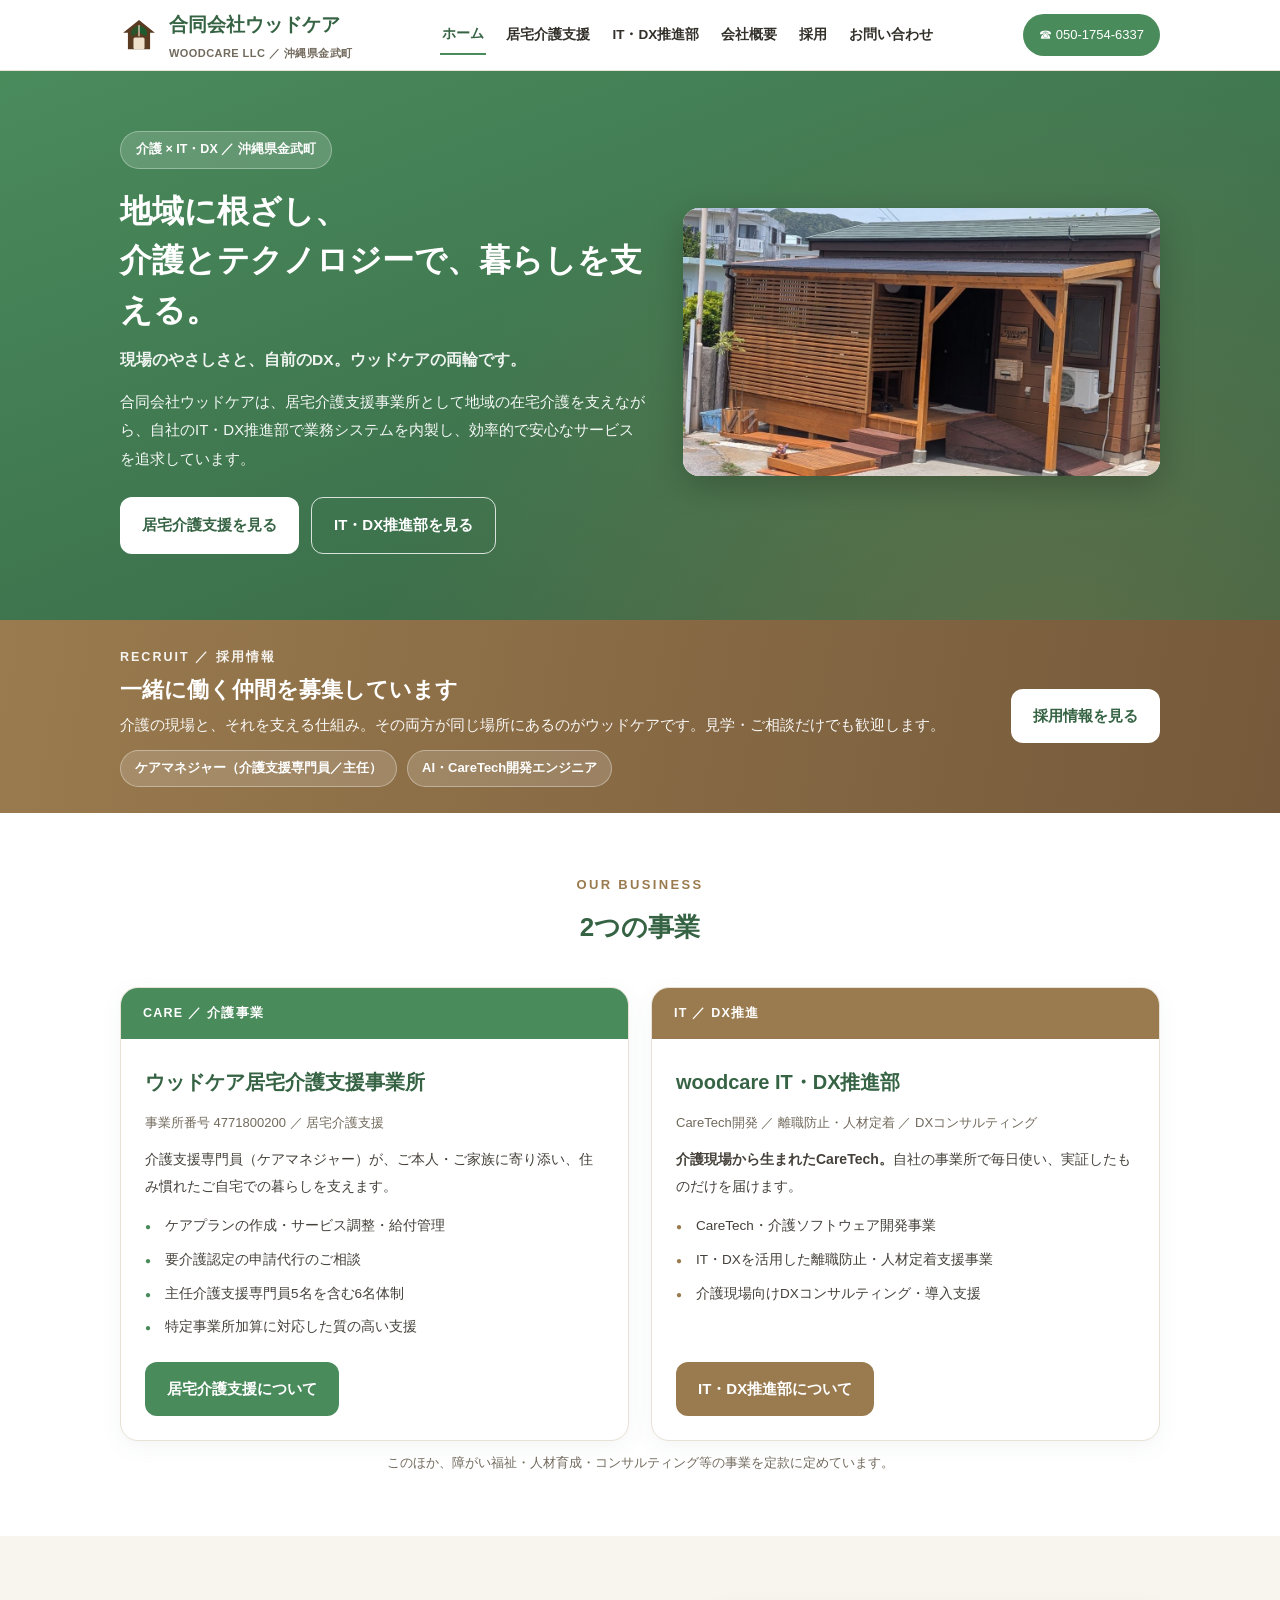
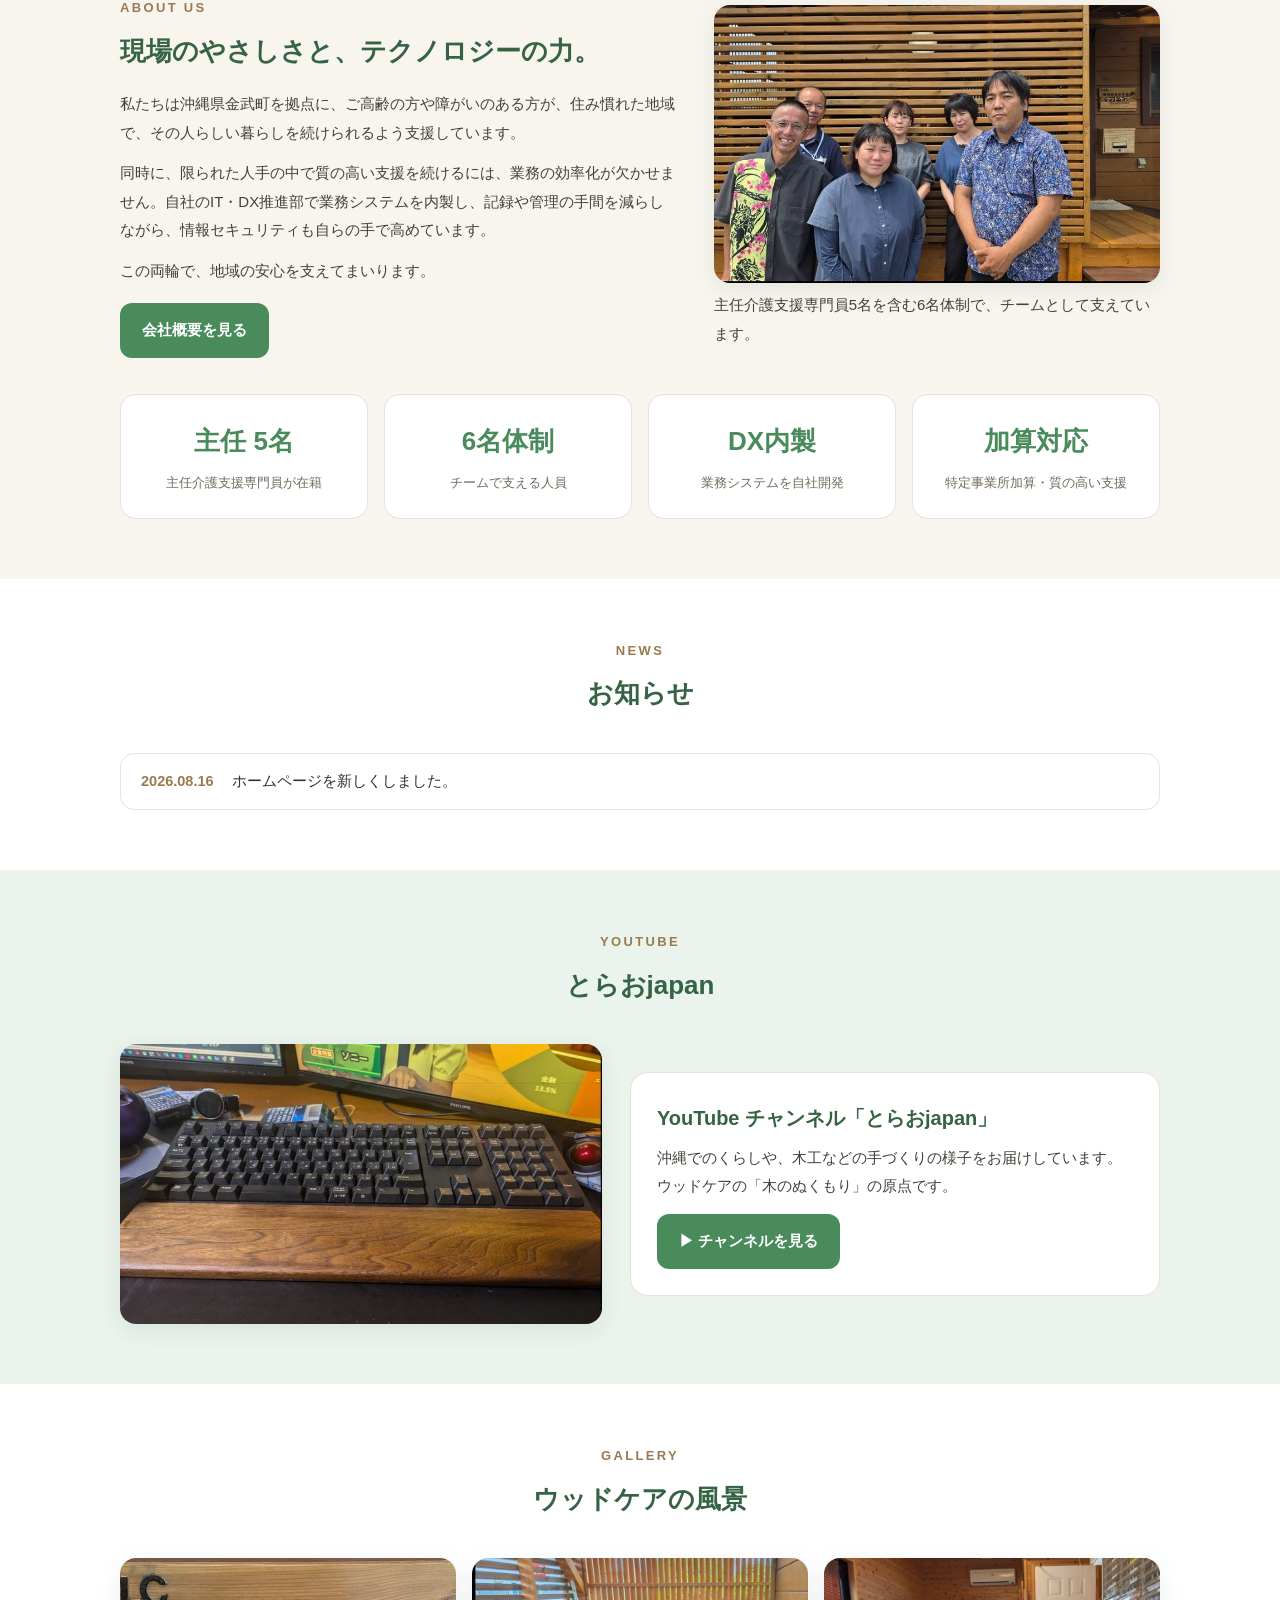
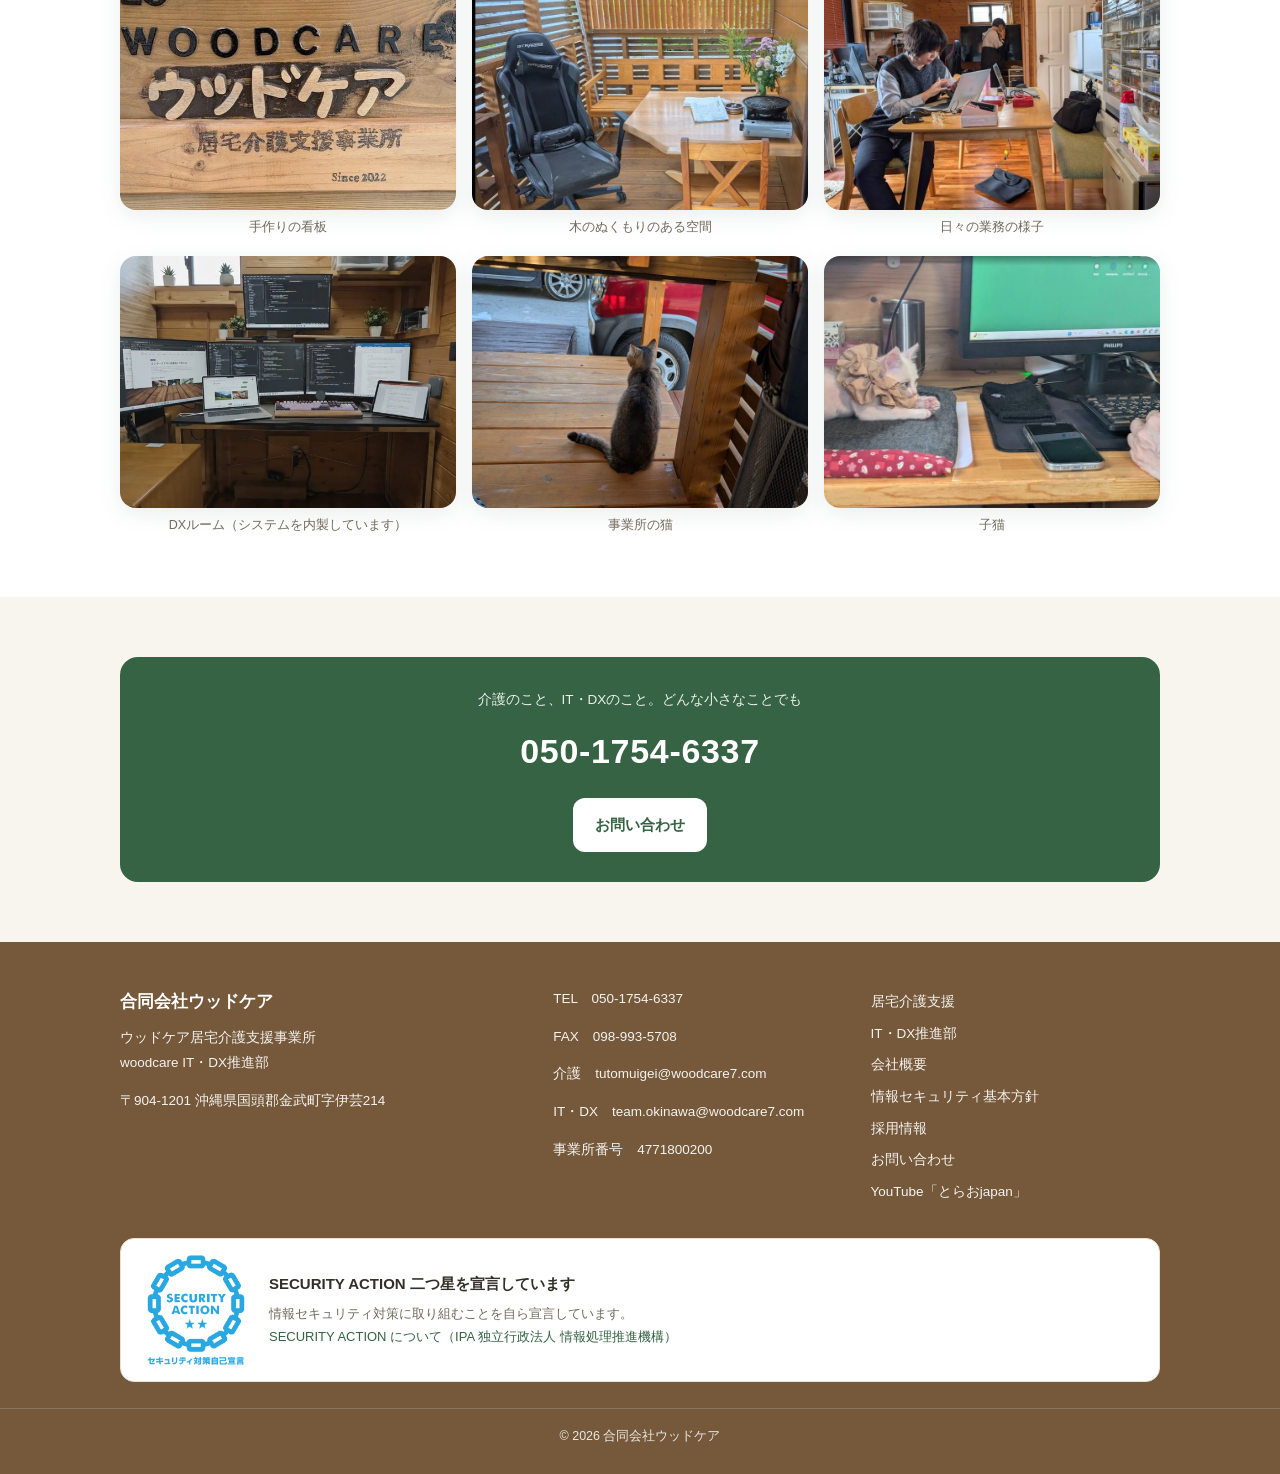
<file: index.html>
<!DOCTYPE html>
<html lang="ja">
<head>
<meta charset="UTF-8">
<meta name="viewport" content="width=device-width, initial-scale=1.0">
<title>合同会社ウッドケア｜沖縄県金武町の居宅介護支援事業所（ケアマネジャー相談）</title>
<meta name="description" content="合同会社ウッドケアは沖縄県国頭郡金武町の居宅介護支援事業所です。ケアマネジャーが在宅介護のご相談・ケアプラン作成をお手伝いし、IT・DX推進部で介護現場から生まれたCareTechを開発しています。">
<link rel="canonical" href="https://tutomuigei-blip.github.io/woodcare-site/">
<meta property="og:type" content="website">
<meta property="og:site_name" content="合同会社ウッドケア">
<meta property="og:locale" content="ja_JP">
<meta property="og:title" content="合同会社ウッドケア｜沖縄県金武町の居宅介護支援事業所（ケアマネジャー相談）">
<meta property="og:description" content="合同会社ウッドケアは沖縄県国頭郡金武町の居宅介護支援事業所です。ケアマネジャーが在宅介護のご相談・ケアプラン作成をお手伝いし、IT・DX推進部で介護現場から生まれたCareTechを開発しています。">
<meta property="og:url" content="https://tutomuigei-blip.github.io/woodcare-site/">
<meta property="og:image" content="https://tutomuigei-blip.github.io/woodcare-site/images/building.jpg">
<meta property="og:image:width" content="1142">
<meta property="og:image:height" content="700">
<meta property="og:image:alt" content="合同会社ウッドケア 事務所の外観（沖縄県金武町）">
<meta name="twitter:card" content="summary_large_image">
<meta name="twitter:title" content="合同会社ウッドケア｜沖縄県金武町の居宅介護支援事業所（ケアマネジャー相談）">
<meta name="twitter:description" content="合同会社ウッドケアは沖縄県国頭郡金武町の居宅介護支援事業所です。ケアマネジャーが在宅介護のご相談・ケアプラン作成をお手伝いし、IT・DX推進部で介護現場から生まれたCareTechを開発しています。">
<meta name="twitter:image" content="https://tutomuigei-blip.github.io/woodcare-site/images/building.jpg">
<script type="application/ld+json">
{
  "@context": "https://schema.org",
  "@type": "LocalBusiness",
  "name": "合同会社ウッドケア",
  "alternateName": "ウッドケア居宅介護支援事業所",
  "url": "https://tutomuigei-blip.github.io/woodcare-site/",
  "image": "https://tutomuigei-blip.github.io/woodcare-site/images/building.jpg",
  "logo": "https://tutomuigei-blip.github.io/woodcare-site/images/logo.svg",
  "telephone": "+81-50-1754-6337",
  "faxNumber": "+81-98-993-5708",
  "email": "tutomuigei@woodcare7.com",
  "address": {
    "@type": "PostalAddress",
    "postalCode": "904-1201",
    "addressRegion": "沖縄県",
    "addressLocality": "国頭郡金武町",
    "streetAddress": "字伊芸214",
    "addressCountry": "JP"
  },
  "identifier": {
    "@type": "PropertyValue",
    "name": "介護保険事業所番号",
    "value": "4771800200"
  }
}
</script>
<link rel="stylesheet" href="style.css">
<link rel="icon" href="images/logo.svg" type="image/svg+xml">
</head>
<body>

<header>
  <div class="wrap nav">
    <a class="brand" href="index.html">
      <img class="logo" src="images/logo.svg" alt="" width="38" height="38">
      <span>合同会社ウッドケア<small>WOODCARE LLC ／ 沖縄県金武町</small></span>
    </a>
    <ul>
      <li><a href="index.html" aria-current="page">ホーム</a></li>
      <li><a href="kaigo.html">居宅介護支援</a></li>
      <li><a href="dx.html">IT・DX推進部</a></li>
      <li><a href="company.html">会社概要</a></li>
      <li><a href="recruit.html">採用</a></li>
      <li><a href="contact.html">お問い合わせ</a></li>
    </ul>
    <a class="tel" href="tel:05017546337">☎ 050-1754-6337</a>
  </div>
</header>

<div class="hero">
  <div class="wrap">
    <div>
      <span class="badge">介護 × IT・DX ／ 沖縄県金武町</span>
      <h1>地域に根ざし、<br>介護とテクノロジーで、暮らしを支える。
        <small>現場のやさしさと、自前のDX。ウッドケアの両輪です。</small>
      </h1>
      <p>合同会社ウッドケアは、居宅介護支援事業所として地域の在宅介護を支えながら、自社のIT・DX推進部で業務システムを内製し、効率的で安心なサービスを追求しています。</p>
      <div class="cta">
        <a class="btn btn-w" href="kaigo.html">居宅介護支援を見る</a>
        <a class="btn btn-o" href="dx.html">IT・DX推進部を見る</a>
      </div>
    </div>
    <div class="pic wide">
      <img src="images/building.jpg" alt="ウッドケアの建物外観" width="1142" height="700">
    </div>
  </div>
</div>

<div class="recruit-band">
  <div class="wrap inner">
    <div>
      <div class="t">RECRUIT ／ 採用情報</div>
      <h2>一緒に働く仲間を募集しています</h2>
      <p>介護の現場と、それを支える仕組み。その両方が同じ場所にあるのがウッドケアです。見学・ご相談だけでも歓迎します。</p>
      <div class="jobs">
        <span class="job">ケアマネジャー（介護支援専門員／主任）</span>
        <span class="job">AI・CareTech開発エンジニア</span>
      </div>
    </div>
    <div>
      <a class="btn btn-w" href="recruit.html">採用情報を見る</a>
    </div>
  </div>
</div>

<section>
  <div class="wrap">
    <div class="sec-head">
      <div class="sec-t">OUR BUSINESS</div>
      <h2 class="sec-h">2つの事業</h2>
    </div>
    <div class="cards2">
      <div class="card care">
        <div class="top">CARE ／ 介護事業</div>
        <div class="body">
          <h3>ウッドケア居宅介護支援事業所</h3>
          <div class="sub">事業所番号 4771800200 ／ 居宅介護支援</div>
          <p>介護支援専門員（ケアマネジャー）が、ご本人・ご家族に寄り添い、住み慣れたご自宅での暮らしを支えます。</p>
          <ul>
            <li>ケアプランの作成・サービス調整・給付管理</li>
            <li>要介護認定の申請代行のご相談</li>
            <li>主任介護支援専門員5名を含む6名体制</li>
            <li>特定事業所加算に対応した質の高い支援</li>
          </ul>
          <div class="more"><a class="btn btn-g" href="kaigo.html">居宅介護支援について</a></div>
        </div>
      </div>
      <div class="card dx">
        <div class="top">IT ／ DX推進</div>
        <div class="body">
          <h3>woodcare IT・DX推進部</h3>
          <div class="sub">CareTech開発 ／ 離職防止・人材定着 ／ DXコンサルティング</div>
          <p><strong>介護現場から生まれたCareTech。</strong>自社の事業所で毎日使い、実証したものだけを届けます。</p>
          <ul>
            <li>CareTech・介護ソフトウェア開発事業</li>
            <li>IT・DXを活用した離職防止・人材定着支援事業</li>
            <li>介護現場向けDXコンサルティング・導入支援</li>
          </ul>
          <div class="more"><a class="btn btn-b" href="dx.html">IT・DX推進部について</a></div>
        </div>
      </div>
    </div>
    <p class="note" style="text-align:center">このほか、障がい福祉・人材育成・コンサルティング等の事業を定款に定めています。</p>
  </div>
</section>

<section class="band">
  <div class="wrap">
    <div class="split rev">
      <div>
        <div class="sec-t">ABOUT US</div>
        <h2 class="sec-h" style="text-align:left;margin-bottom:14px">現場のやさしさと、テクノロジーの力。</h2>
        <p>私たちは沖縄県金武町を拠点に、ご高齢の方や障がいのある方が、住み慣れた地域で、その人らしい暮らしを続けられるよう支援しています。</p>
        <p>同時に、限られた人手の中で質の高い支援を続けるには、業務の効率化が欠かせません。自社のIT・DX推進部で業務システムを内製し、記録や管理の手間を減らしながら、情報セキュリティも自らの手で高めています。</p>
        <p>この両輪で、地域の安心を支えてまいります。</p>
        <p style="margin-top:18px"><a class="btn btn-g" href="company.html">会社概要を見る</a></p>
      </div>
      <div>
        <div class="pic"><img src="images/team.jpg" alt="ウッドケアのスタッフ集合写真" width="800" height="498"></div>
        <p class="cap">主任介護支援専門員5名を含む6名体制で、チームとして支えています。</p>
      </div>
    </div>
    <div class="cards4" style="margin-top:36px">
      <div class="stat"><div class="n">主任 5名</div><div class="l">主任介護支援専門員が在籍</div></div>
      <div class="stat"><div class="n">6名体制</div><div class="l">チームで支える人員</div></div>
      <div class="stat"><div class="n">DX内製</div><div class="l">業務システムを自社開発</div></div>
      <div class="stat"><div class="n">加算対応</div><div class="l">特定事業所加算・質の高い支援</div></div>
    </div>
  </div>
</section>

<section>
  <div class="wrap">
    <div class="sec-head">
      <div class="sec-t">NEWS</div>
      <h2 class="sec-h">お知らせ</h2>
    </div>
    <ul class="news">
      <li><span class="d">2026.08.16</span><span>ホームページを新しくしました。</span></li>
    </ul>
  </div>
</section>

<section class="band-g">
  <div class="wrap">
    <div class="sec-head">
      <div class="sec-t">YOUTUBE</div>
      <h2 class="sec-h">とらおjapan</h2>
    </div>
    <div class="tube">
      <div class="pic"><img src="images/woodwork.jpg" alt="木工でつくったリストレスト" width="800" height="464"></div>
      <div class="box">
        <h3>YouTube チャンネル「とらおjapan」</h3>
        <p>沖縄でのくらしや、木工などの手づくりの様子をお届けしています。ウッドケアの「木のぬくもり」の原点です。</p>
        <a class="btn btn-g" href="https://www.youtube.com/@toraojapan6260" target="_blank" rel="noopener">▶ チャンネルを見る</a>
      </div>
    </div>
  </div>
</section>

<section>
  <div class="wrap">
    <div class="sec-head">
      <div class="sec-t">GALLERY</div>
      <h2 class="sec-h">ウッドケアの風景</h2>
    </div>
    <div class="gallery">
      <figure>
        <div class="pic"><img src="images/sign.jpg" alt="手作りの看板" width="800" height="453" loading="lazy"></div>
        <figcaption>手作りの看板</figcaption>
      </figure>
      <figure>
        <div class="pic"><img src="images/wood-space.jpg" alt="木のぬくもりのある空間" width="800" height="850" loading="lazy"></div>
        <figcaption>木のぬくもりのある空間</figcaption>
      </figure>
      <figure>
        <div class="pic"><img src="images/work.jpg" alt="日々の業務の様子" width="800" height="672" loading="lazy"></div>
        <figcaption>日々の業務の様子</figcaption>
      </figure>
      <figure>
        <div class="pic"><img src="images/dx-room.jpg" alt="業務システムを内製しているDXルーム" width="800" height="626" loading="lazy"></div>
        <figcaption>DXルーム（システムを内製しています）</figcaption>
      </figure>
      <figure>
        <div class="pic"><img src="images/cat.jpg" alt="ウッドケアの事業所の猫（ウッドデッキで外を眺める猫）" width="800" height="1062" loading="lazy"></div>
        <figcaption>事業所の猫</figcaption>
      </figure>
      <figure>
        <div class="pic"><img src="images/kitten.jpg" alt="子猫" width="800" height="523" loading="lazy"></div>
        <figcaption>子猫</figcaption>
      </figure>
    </div>
  </div>
</section>

<section class="band">
  <div class="wrap">
    <div class="contactbox">
      <div class="lbl">介護のこと、IT・DXのこと。どんな小さなことでも</div>
      <div class="num"><a href="tel:05017546337">050-1754-6337</a></div>
      <a class="btn btn-w" href="contact.html">お問い合わせ</a>
    </div>
  </div>
</section>

<footer>
  <div class="wrap foot">
    <div>
      <div class="fname">合同会社ウッドケア</div>
      <p>ウッドケア居宅介護支援事業所<br>woodcare IT・DX推進部</p>
      <p>〒904-1201 沖縄県国頭郡金武町字伊芸214</p>
    </div>
    <div>
      <p>TEL　<a href="tel:05017546337">050-1754-6337</a></p>
      <p>FAX　098-993-5708</p>
      <p>介護　<a href="mailto:tutomuigei@woodcare7.com">tutomuigei@woodcare7.com</a></p>
      <p>IT・DX　<a href="mailto:team.okinawa@woodcare7.com">team.okinawa@woodcare7.com</a></p>
      <p>事業所番号　4771800200</p>
    </div>
    <div>
      <ul>
        <li><a href="kaigo.html">居宅介護支援</a></li>
        <li><a href="dx.html">IT・DX推進部</a></li>
        <li><a href="company.html">会社概要</a></li>
        <li><a href="company.html#security">情報セキュリティ基本方針</a></li>
        <li><a href="recruit.html">採用情報</a></li>
        <li><a href="contact.html">お問い合わせ</a></li>
        <li><a href="https://www.youtube.com/@toraojapan6260" target="_blank" rel="noopener">YouTube「とらおjapan」</a></li>
      </ul>
    </div>
  </div>
  <div class="wrap sa-foot">
    <div class="sa">
      <img src="images/security-action-2star.png"
           alt="SECURITY ACTION 二つ星（セキュリティ対策自己宣言）"
           width="1378" height="1378" loading="lazy">
      <div>
        <div class="t">SECURITY ACTION 二つ星を宣言しています</div>
        <div class="d">
          情報セキュリティ対策に取り組むことを自ら宣言しています。<br>
          <a href="https://www.ipa.go.jp/security/security-action/" target="_blank" rel="noopener">SECURITY ACTION について（IPA 独立行政法人 情報処理推進機構）</a>
        </div>
      </div>
    </div>
  </div>
  <div class="copy">© 2026 合同会社ウッドケア</div>
</footer>

</body>
</html>
</file>
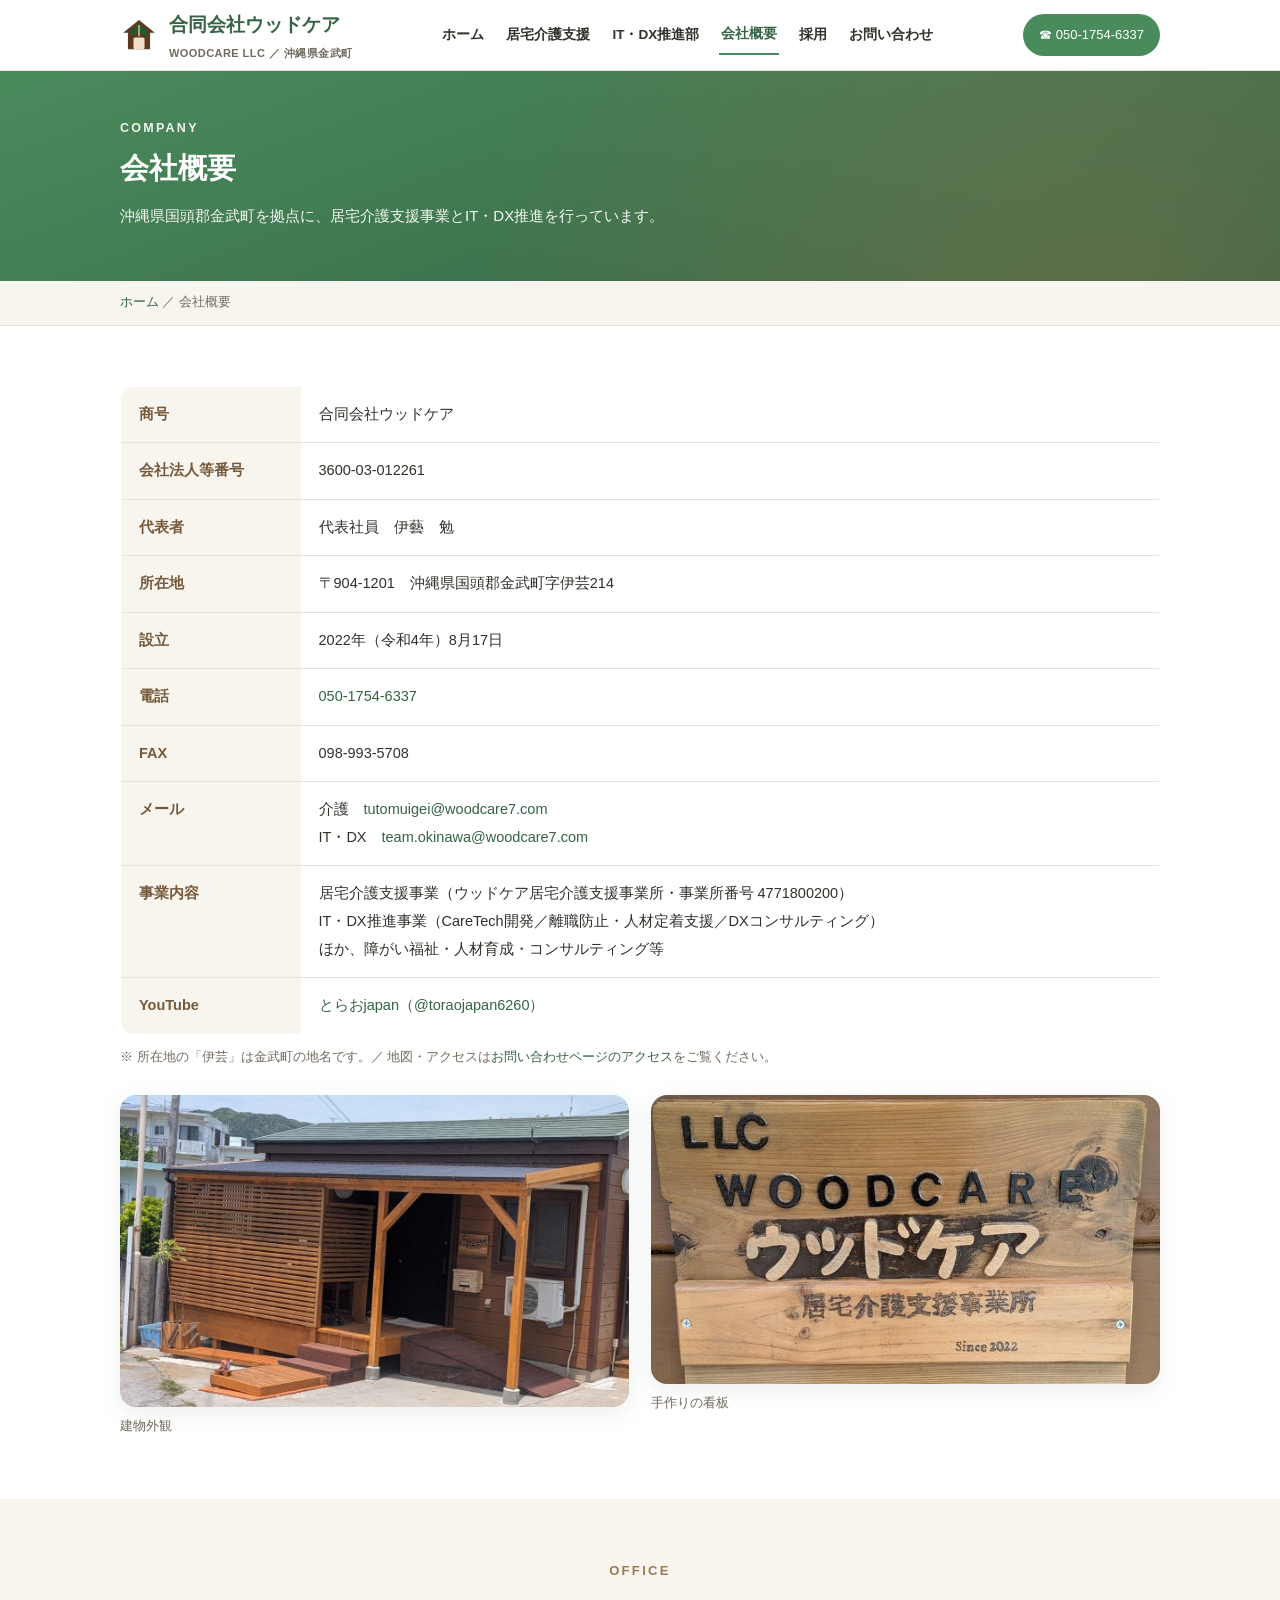
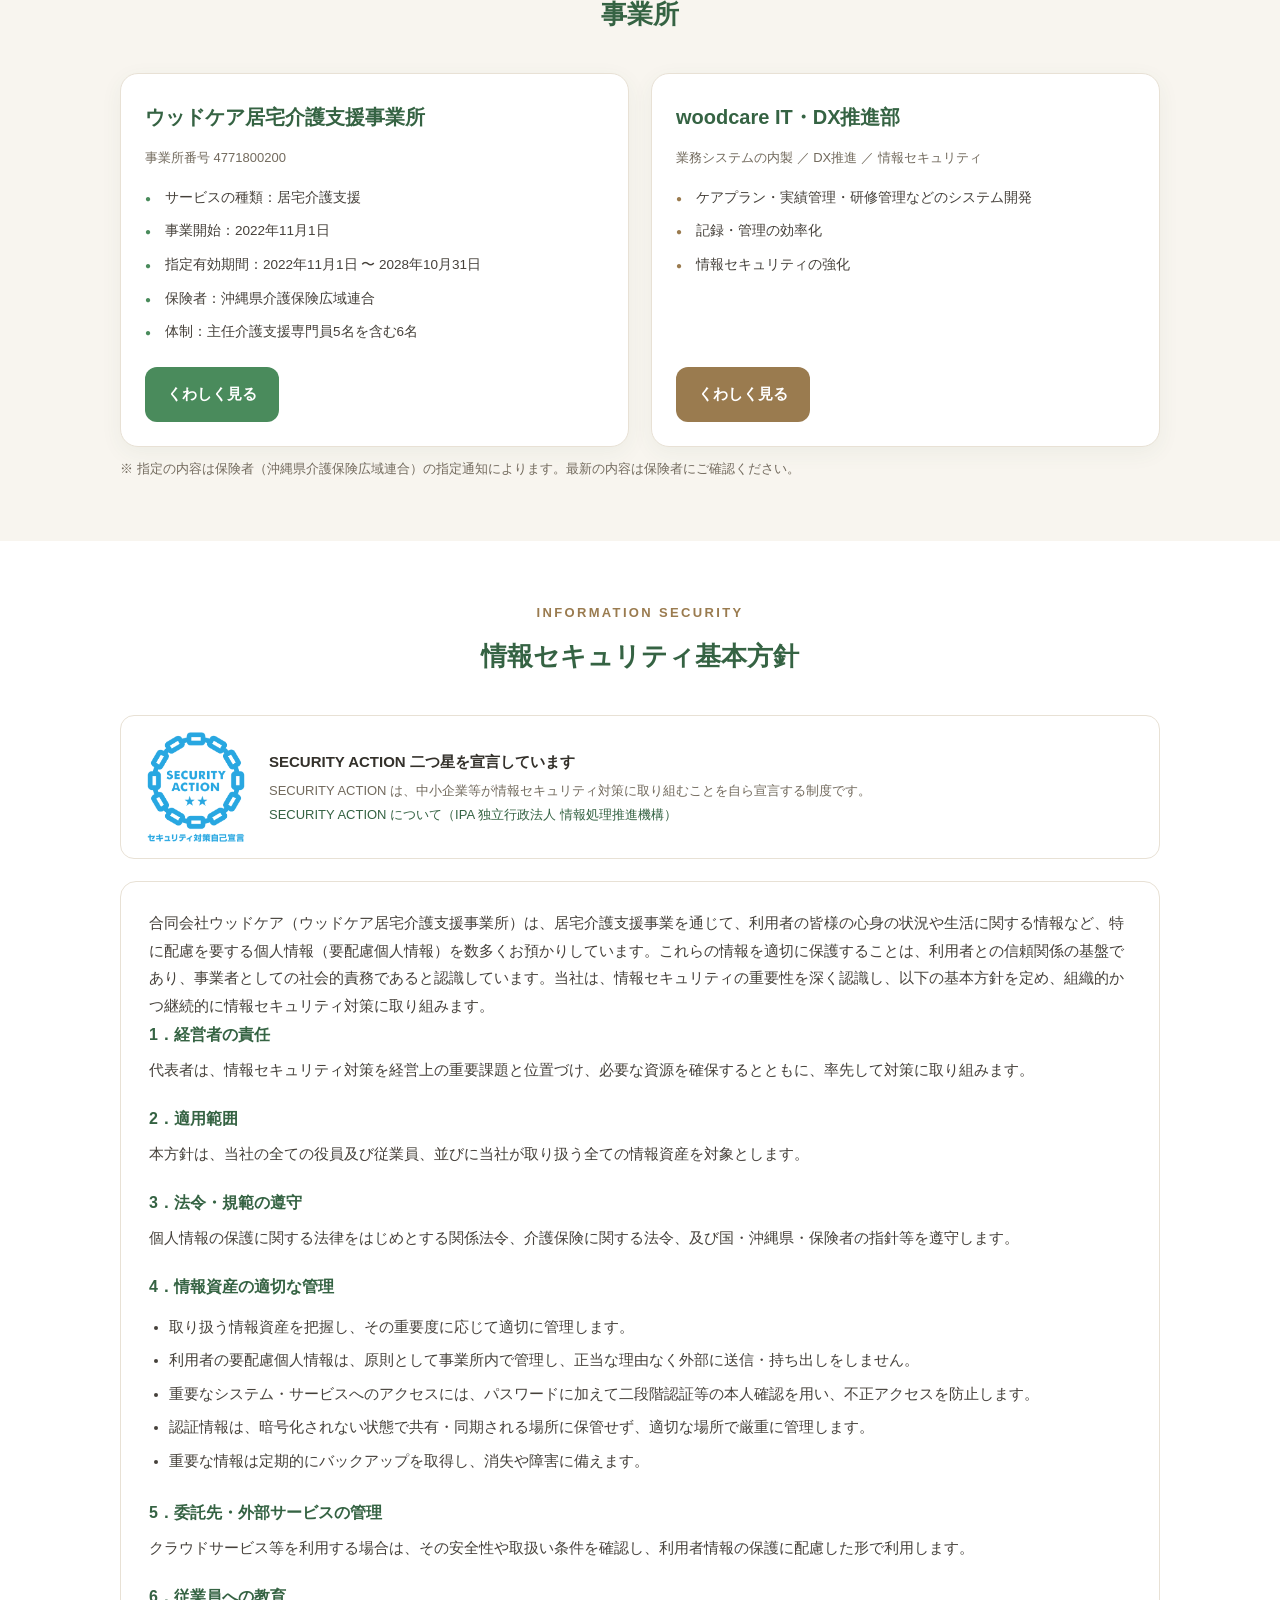
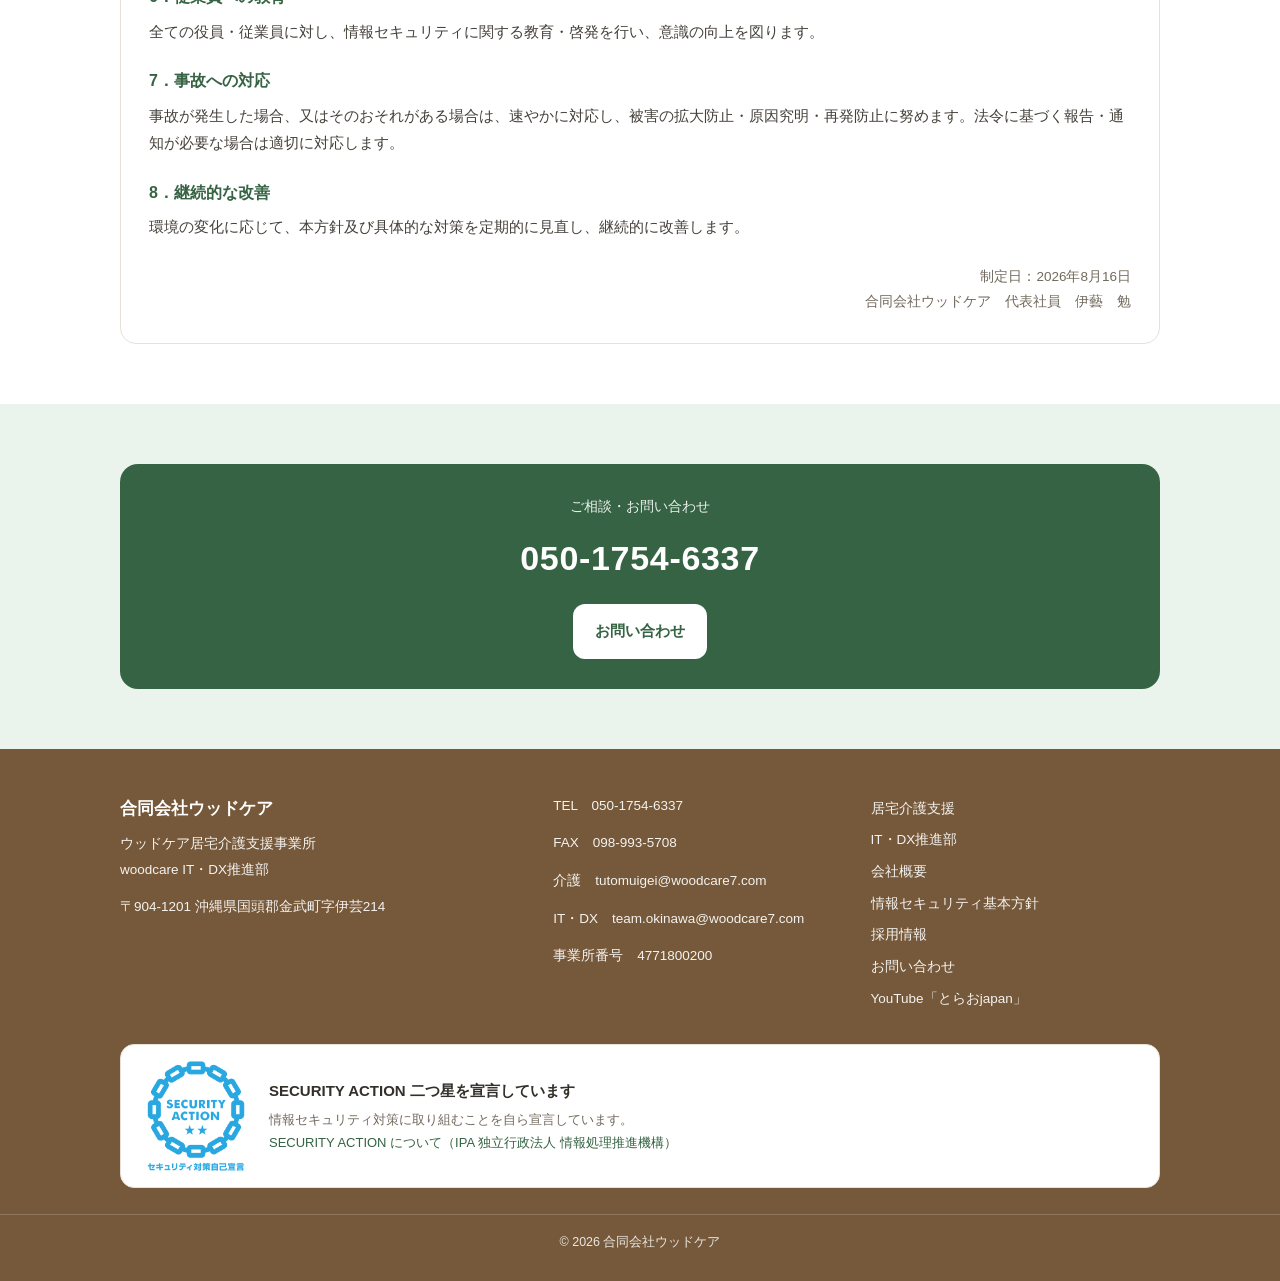
<file: company.html>
<!DOCTYPE html>
<html lang="ja">
<head>
<meta charset="UTF-8">
<meta name="viewport" content="width=device-width, initial-scale=1.0">
<title>会社概要・情報セキュリティ基本方針｜合同会社ウッドケア（沖縄県金武町）</title>
<meta name="description" content="合同会社ウッドケア（沖縄県国頭郡金武町字伊芸214）の会社概要と、情報セキュリティ基本方針を掲載しています。">
<link rel="canonical" href="https://tutomuigei-blip.github.io/woodcare-site/company.html">
<meta property="og:type" content="article">
<meta property="og:site_name" content="合同会社ウッドケア">
<meta property="og:locale" content="ja_JP">
<meta property="og:title" content="会社概要・情報セキュリティ基本方針｜合同会社ウッドケア（沖縄県金武町）">
<meta property="og:description" content="合同会社ウッドケア（沖縄県国頭郡金武町字伊芸214）の会社概要と、情報セキュリティ基本方針を掲載しています。">
<meta property="og:url" content="https://tutomuigei-blip.github.io/woodcare-site/company.html">
<meta property="og:image" content="https://tutomuigei-blip.github.io/woodcare-site/images/building.jpg">
<meta property="og:image:width" content="1142">
<meta property="og:image:height" content="700">
<meta property="og:image:alt" content="合同会社ウッドケア 事務所の外観（沖縄県金武町）">
<meta name="twitter:card" content="summary_large_image">
<meta name="twitter:title" content="会社概要・情報セキュリティ基本方針｜合同会社ウッドケア（沖縄県金武町）">
<meta name="twitter:description" content="合同会社ウッドケア（沖縄県国頭郡金武町字伊芸214）の会社概要と、情報セキュリティ基本方針を掲載しています。">
<meta name="twitter:image" content="https://tutomuigei-blip.github.io/woodcare-site/images/building.jpg">
<link rel="stylesheet" href="style.css">
<link rel="icon" href="images/logo.svg" type="image/svg+xml">
</head>
<body>

<header>
  <div class="wrap nav">
    <a class="brand" href="index.html">
      <img class="logo" src="images/logo.svg" alt="" width="38" height="38">
      <span>合同会社ウッドケア<small>WOODCARE LLC ／ 沖縄県金武町</small></span>
    </a>
    <ul>
      <li><a href="index.html">ホーム</a></li>
      <li><a href="kaigo.html">居宅介護支援</a></li>
      <li><a href="dx.html">IT・DX推進部</a></li>
      <li><a href="company.html" aria-current="page">会社概要</a></li>
      <li><a href="recruit.html">採用</a></li>
      <li><a href="contact.html">お問い合わせ</a></li>
    </ul>
    <a class="tel" href="tel:05017546337">☎ 050-1754-6337</a>
  </div>
</header>

<div class="pagehead">
  <div class="wrap">
    <div class="t">COMPANY</div>
    <h1>会社概要</h1>
    <p>沖縄県国頭郡金武町を拠点に、居宅介護支援事業とIT・DX推進を行っています。</p>
  </div>
</div>
<div class="crumb"><div class="wrap"><a href="index.html">ホーム</a> ／ 会社概要</div></div>

<section>
  <div class="wrap">
    <table class="table">
      <tr><th>商号</th><td>合同会社ウッドケア</td></tr>
      <tr><th>会社法人等番号</th><td>3600-03-012261</td></tr>
      <tr><th>代表者</th><td>代表社員　伊藝　勉</td></tr>
      <tr><th>所在地</th><td>〒904-1201　沖縄県国頭郡金武町字伊芸214</td></tr>
      <tr><th>設立</th><td>2022年（令和4年）8月17日</td></tr>
      <tr><th>電話</th><td><a href="tel:05017546337">050-1754-6337</a></td></tr>
      <tr><th>FAX</th><td>098-993-5708</td></tr>
      <tr><th>メール</th><td>
        介護　<a href="mailto:tutomuigei@woodcare7.com">tutomuigei@woodcare7.com</a><br>
        IT・DX　<a href="mailto:team.okinawa@woodcare7.com">team.okinawa@woodcare7.com</a>
      </td></tr>
      <tr><th>事業内容</th><td>
        居宅介護支援事業（ウッドケア居宅介護支援事業所・事業所番号 4771800200）<br>
        IT・DX推進事業（CareTech開発／離職防止・人材定着支援／DXコンサルティング）<br>
        ほか、障がい福祉・人材育成・コンサルティング等
      </td></tr>
      <tr><th>YouTube</th><td><a href="https://www.youtube.com/@toraojapan6260" target="_blank" rel="noopener">とらおjapan（@toraojapan6260）</a></td></tr>
    </table>
    <p class="note">※ 所在地の「伊芸」は金武町の地名です。／ 地図・アクセスは<a href="contact.html#access">お問い合わせページのアクセス</a>をご覧ください。</p>
    <div class="cards2" style="margin-top:26px">
      <div><div class="pic"><img src="images/building.jpg" alt="ウッドケアの建物外観" width="1142" height="700" loading="lazy"></div><p class="cap">建物外観</p></div>
      <div><div class="pic"><img src="images/sign.jpg" alt="手作りの看板" width="800" height="453" loading="lazy"></div><p class="cap">手作りの看板</p></div>
    </div>
  </div>
</section>

<section class="band">
  <div class="wrap">
    <div class="sec-head">
      <div class="sec-t">OFFICE</div>
      <h2 class="sec-h">事業所</h2>
    </div>
    <div class="cards2">
      <div class="card care"><div class="body">
        <h3>ウッドケア居宅介護支援事業所</h3>
        <div class="sub">事業所番号 4771800200</div>
        <ul>
          <li>サービスの種類：居宅介護支援</li>
          <li>事業開始：2022年11月1日</li>
          <li>指定有効期間：2022年11月1日 〜 2028年10月31日</li>
          <li>保険者：沖縄県介護保険広域連合</li>
          <li>体制：主任介護支援専門員5名を含む6名</li>
        </ul>
        <div class="more"><a class="btn btn-g" href="kaigo.html">くわしく見る</a></div>
      </div></div>
      <div class="card dx"><div class="body">
        <h3>woodcare IT・DX推進部</h3>
        <div class="sub">業務システムの内製 ／ DX推進 ／ 情報セキュリティ</div>
        <ul>
          <li>ケアプラン・実績管理・研修管理などのシステム開発</li>
          <li>記録・管理の効率化</li>
          <li>情報セキュリティの強化</li>
        </ul>
        <div class="more"><a class="btn btn-b" href="dx.html">くわしく見る</a></div>
      </div></div>
    </div>
    <p class="note">※ 指定の内容は保険者（沖縄県介護保険広域連合）の指定通知によります。最新の内容は保険者にご確認ください。</p>
  </div>
</section>

<section id="security">
  <div class="wrap">
    <div class="sec-head">
      <div class="sec-t">INFORMATION SECURITY</div>
      <h2 class="sec-h">情報セキュリティ基本方針</h2>
    </div>

    <div class="sa" style="margin-bottom:22px">
      <img src="images/security-action-2star.png"
           alt="SECURITY ACTION 二つ星（セキュリティ対策自己宣言）"
           width="1378" height="1378">
      <div>
        <div class="t">SECURITY ACTION 二つ星を宣言しています</div>
        <div class="d">
          SECURITY ACTION は、中小企業等が情報セキュリティ対策に取り組むことを自ら宣言する制度です。<br>
          <a href="https://www.ipa.go.jp/security/security-action/" target="_blank" rel="noopener">SECURITY ACTION について（IPA 独立行政法人 情報処理推進機構）</a>
        </div>
      </div>
    </div>

    <div class="policy">
      <p>合同会社ウッドケア（ウッドケア居宅介護支援事業所）は、居宅介護支援事業を通じて、利用者の皆様の心身の状況や生活に関する情報など、特に配慮を要する個人情報（要配慮個人情報）を数多くお預かりしています。これらの情報を適切に保護することは、利用者との信頼関係の基盤であり、事業者としての社会的責務であると認識しています。当社は、情報セキュリティの重要性を深く認識し、以下の基本方針を定め、組織的かつ継続的に情報セキュリティ対策に取り組みます。</p>

      <h3>1．経営者の責任</h3>
      <p>代表者は、情報セキュリティ対策を経営上の重要課題と位置づけ、必要な資源を確保するとともに、率先して対策に取り組みます。</p>

      <h3>2．適用範囲</h3>
      <p>本方針は、当社の全ての役員及び従業員、並びに当社が取り扱う全ての情報資産を対象とします。</p>

      <h3>3．法令・規範の遵守</h3>
      <p>個人情報の保護に関する法律をはじめとする関係法令、介護保険に関する法令、及び国・沖縄県・保険者の指針等を遵守します。</p>

      <h3>4．情報資産の適切な管理</h3>
      <ul>
        <li>取り扱う情報資産を把握し、その重要度に応じて適切に管理します。</li>
        <li>利用者の要配慮個人情報は、原則として事業所内で管理し、正当な理由なく外部に送信・持ち出しをしません。</li>
        <li>重要なシステム・サービスへのアクセスには、パスワードに加えて二段階認証等の本人確認を用い、不正アクセスを防止します。</li>
        <li>認証情報は、暗号化されない状態で共有・同期される場所に保管せず、適切な場所で厳重に管理します。</li>
        <li>重要な情報は定期的にバックアップを取得し、消失や障害に備えます。</li>
      </ul>

      <h3>5．委託先・外部サービスの管理</h3>
      <p>クラウドサービス等を利用する場合は、その安全性や取扱い条件を確認し、利用者情報の保護に配慮した形で利用します。</p>

      <h3>6．従業員への教育</h3>
      <p>全ての役員・従業員に対し、情報セキュリティに関する教育・啓発を行い、意識の向上を図ります。</p>

      <h3>7．事故への対応</h3>
      <p>事故が発生した場合、又はそのおそれがある場合は、速やかに対応し、被害の拡大防止・原因究明・再発防止に努めます。法令に基づく報告・通知が必要な場合は適切に対応します。</p>

      <h3>8．継続的な改善</h3>
      <p>環境の変化に応じて、本方針及び具体的な対策を定期的に見直し、継続的に改善します。</p>

      <p class="sig">制定日：2026年8月16日<br>合同会社ウッドケア　代表社員　伊藝　勉</p>
    </div>
  </div>
</section>

<section class="band-g">
  <div class="wrap">
    <div class="contactbox">
      <div class="lbl">ご相談・お問い合わせ</div>
      <div class="num"><a href="tel:05017546337">050-1754-6337</a></div>
      <a class="btn btn-w" href="contact.html">お問い合わせ</a>
    </div>
  </div>
</section>

<footer>
  <div class="wrap foot">
    <div>
      <div class="fname">合同会社ウッドケア</div>
      <p>ウッドケア居宅介護支援事業所<br>woodcare IT・DX推進部</p>
      <p>〒904-1201 沖縄県国頭郡金武町字伊芸214</p>
    </div>
    <div>
      <p>TEL　<a href="tel:05017546337">050-1754-6337</a></p>
      <p>FAX　098-993-5708</p>
      <p>介護　<a href="mailto:tutomuigei@woodcare7.com">tutomuigei@woodcare7.com</a></p>
      <p>IT・DX　<a href="mailto:team.okinawa@woodcare7.com">team.okinawa@woodcare7.com</a></p>
      <p>事業所番号　4771800200</p>
    </div>
    <div>
      <ul>
        <li><a href="kaigo.html">居宅介護支援</a></li>
        <li><a href="dx.html">IT・DX推進部</a></li>
        <li><a href="company.html">会社概要</a></li>
        <li><a href="company.html#security">情報セキュリティ基本方針</a></li>
        <li><a href="recruit.html">採用情報</a></li>
        <li><a href="contact.html">お問い合わせ</a></li>
        <li><a href="https://www.youtube.com/@toraojapan6260" target="_blank" rel="noopener">YouTube「とらおjapan」</a></li>
      </ul>
    </div>
  </div>
  <div class="wrap sa-foot">
    <div class="sa">
      <img src="images/security-action-2star.png"
           alt="SECURITY ACTION 二つ星（セキュリティ対策自己宣言）"
           width="1378" height="1378" loading="lazy">
      <div>
        <div class="t">SECURITY ACTION 二つ星を宣言しています</div>
        <div class="d">
          情報セキュリティ対策に取り組むことを自ら宣言しています。<br>
          <a href="https://www.ipa.go.jp/security/security-action/" target="_blank" rel="noopener">SECURITY ACTION について（IPA 独立行政法人 情報処理推進機構）</a>
        </div>
      </div>
    </div>
  </div>
  <div class="copy">© 2026 合同会社ウッドケア</div>
</footer>

</body>
</html>
</file>
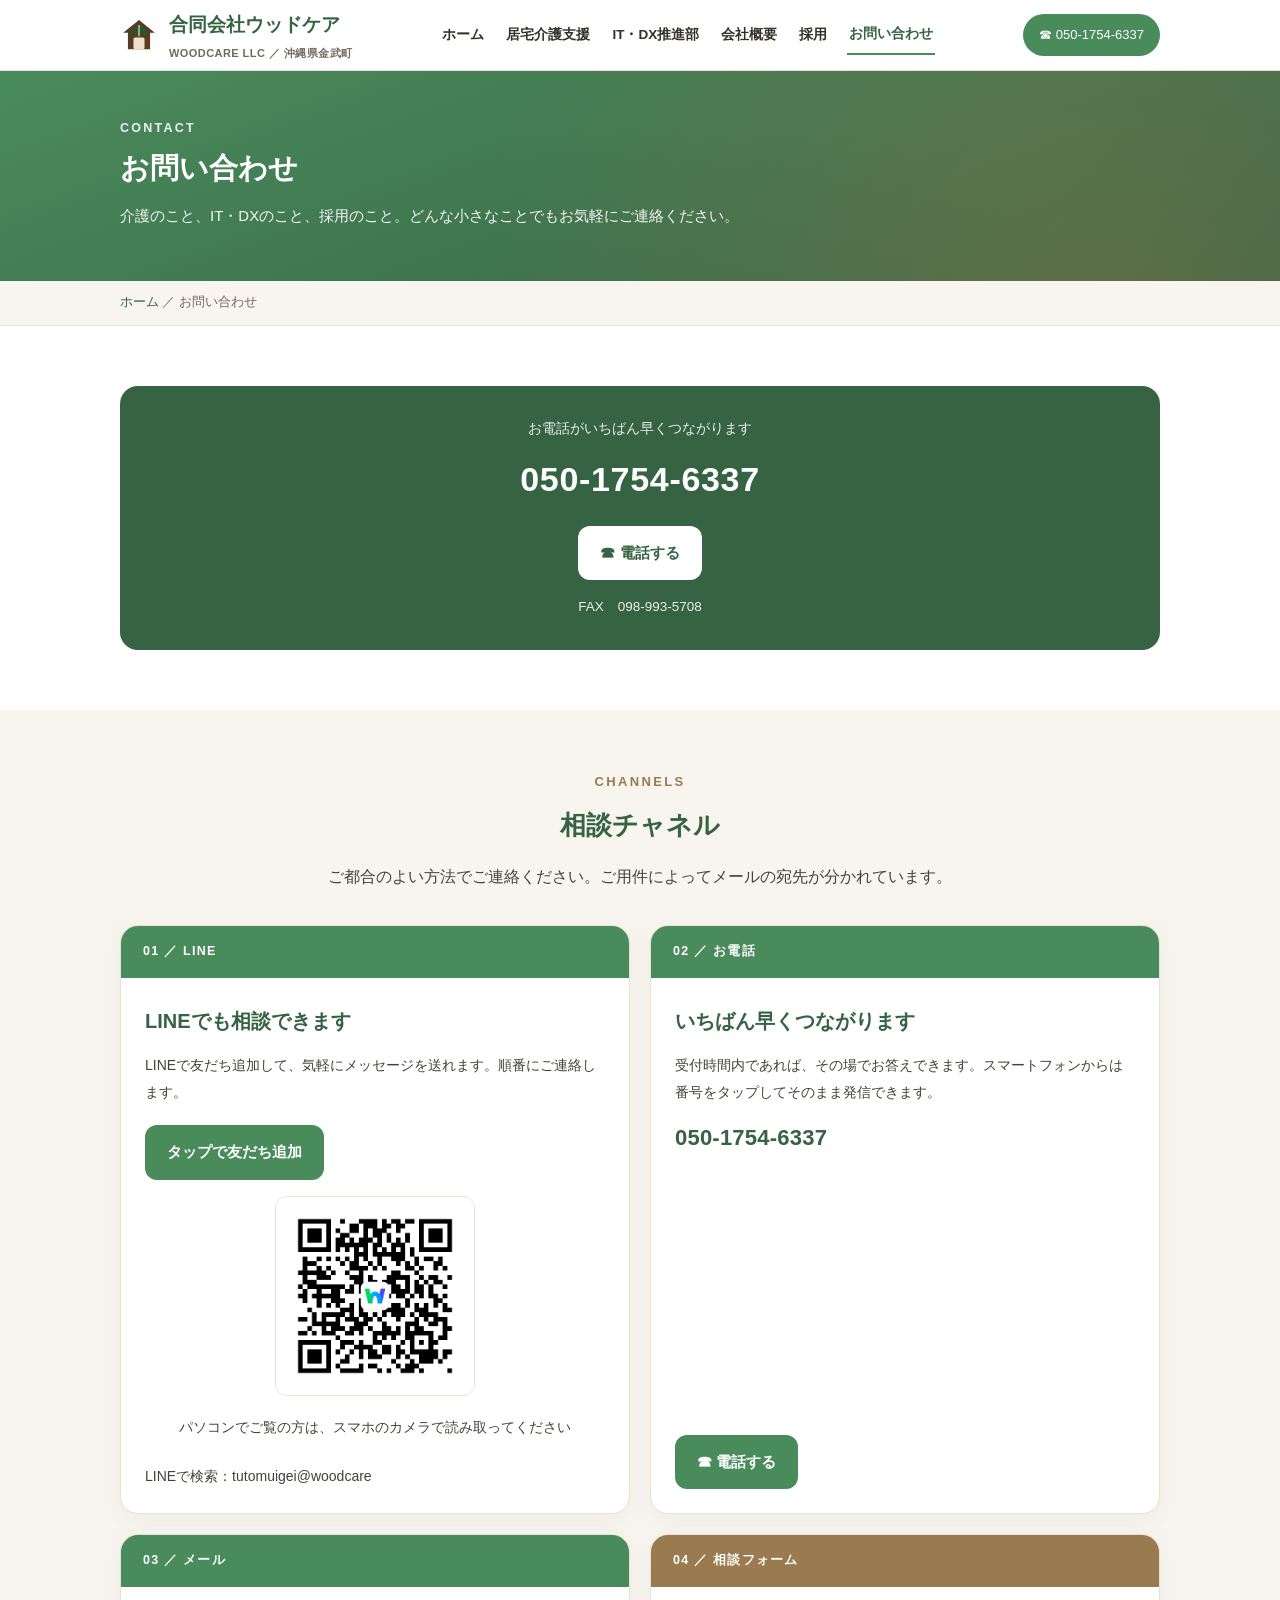
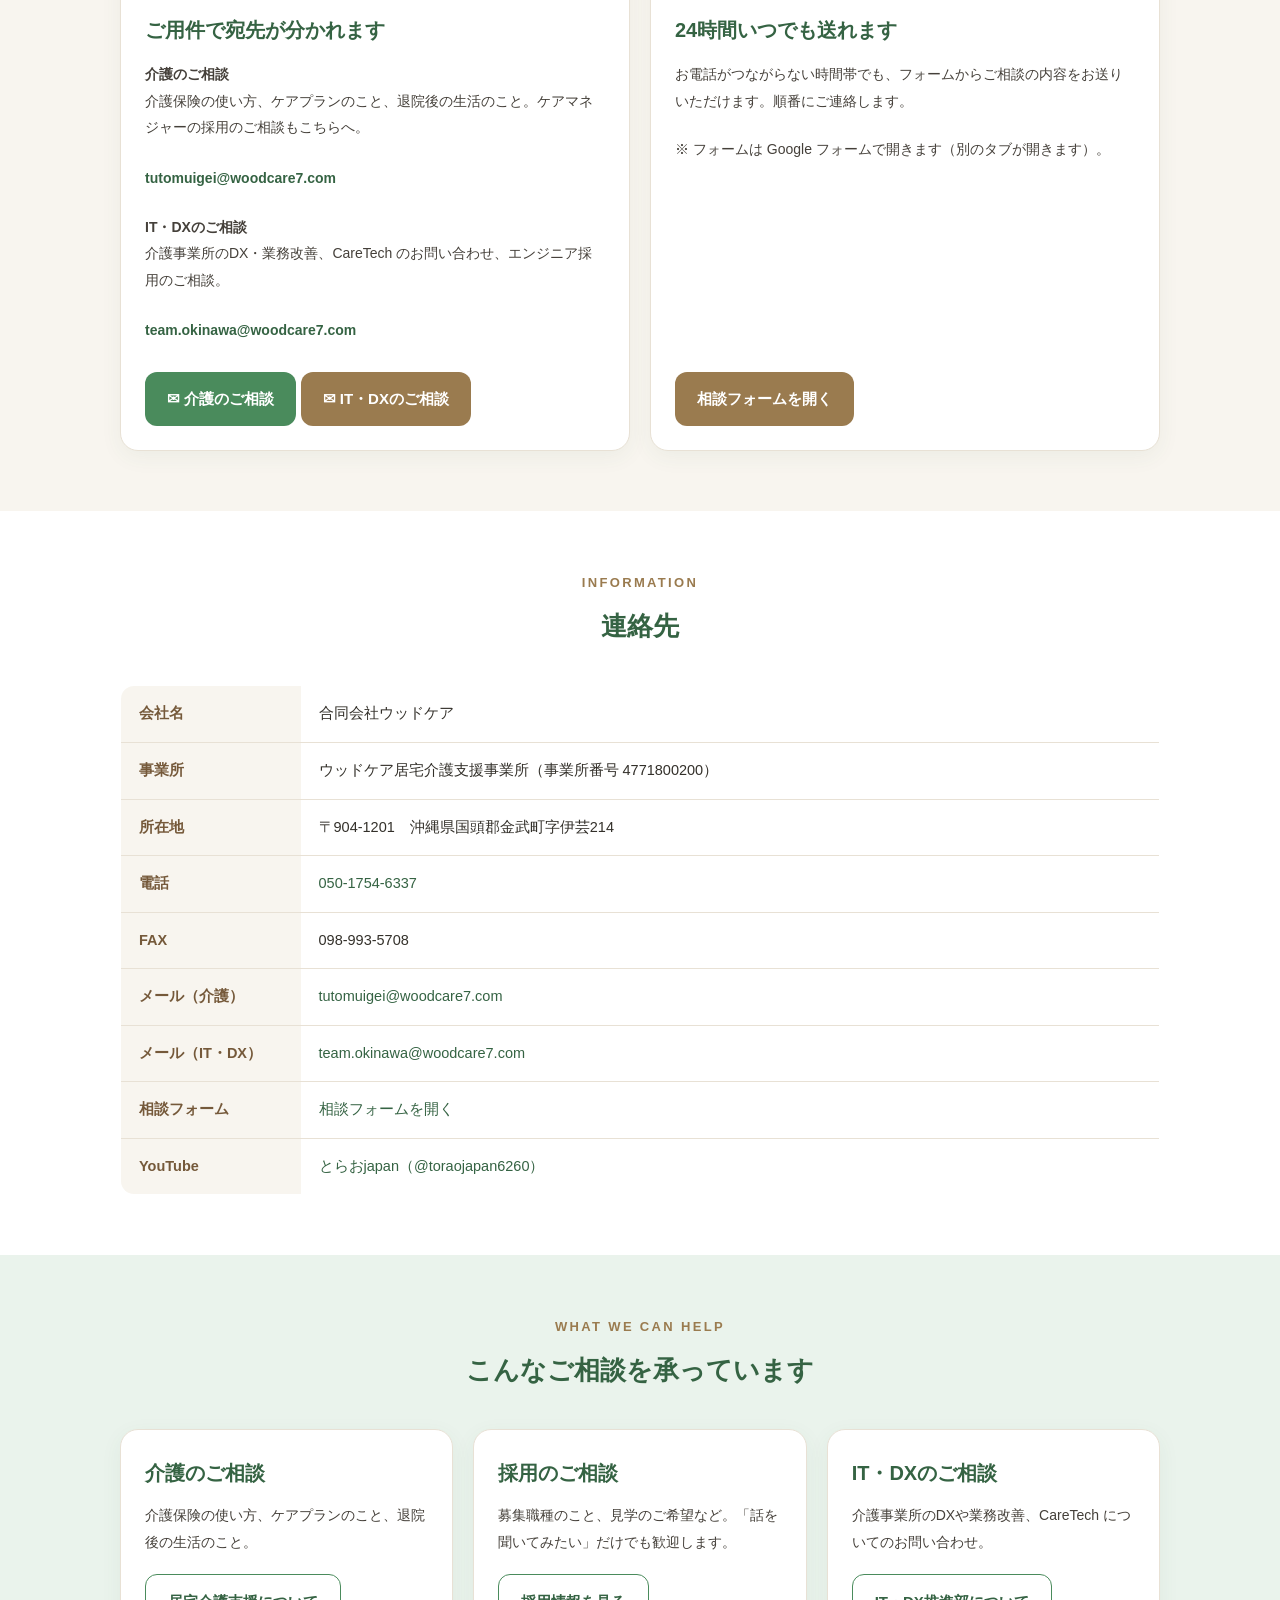
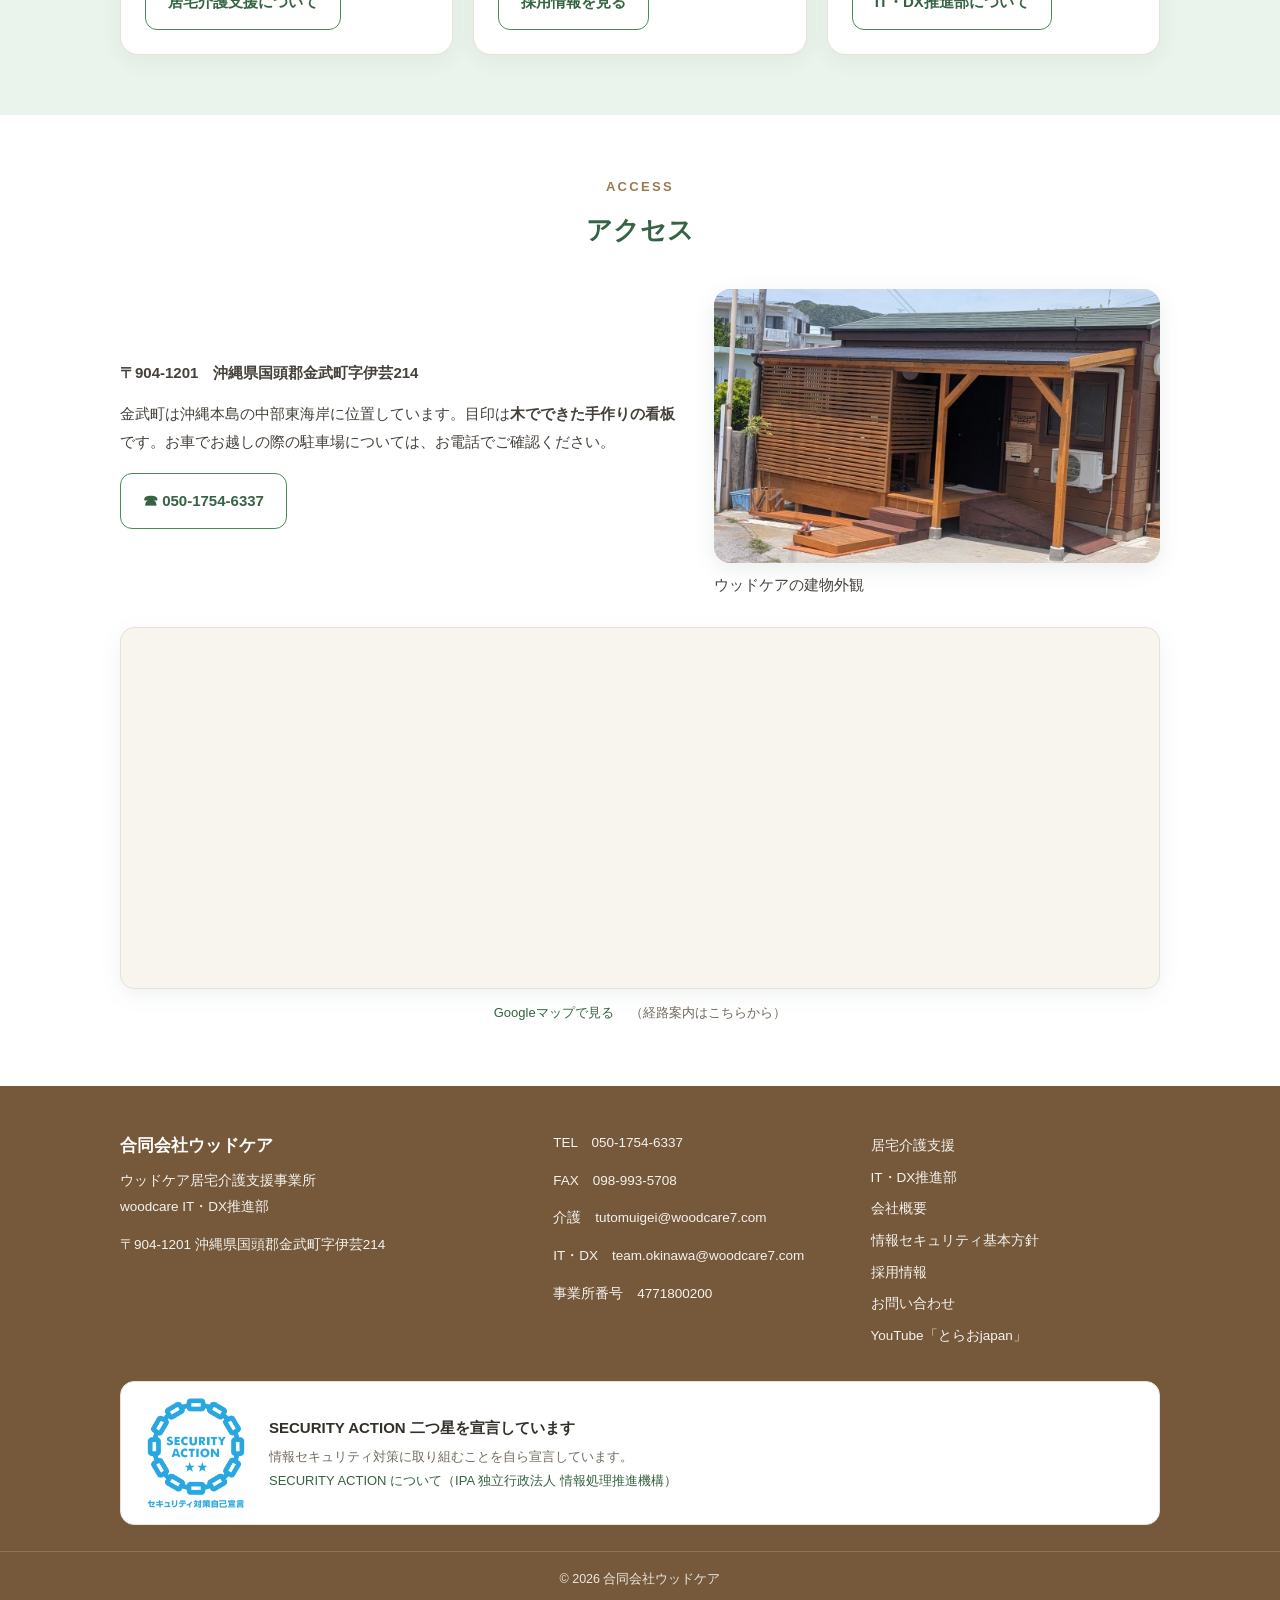
<file: contact.html>
<!DOCTYPE html>
<html lang="ja">
<head>
<meta charset="UTF-8">
<meta name="viewport" content="width=device-width, initial-scale=1.0">
<title>お問い合わせ｜合同会社ウッドケア（沖縄県金武町）</title>
<meta name="description" content="沖縄県国頭郡金武町の合同会社ウッドケアへのお問い合わせ。介護のご相談は tutomuigei@woodcare7.com、IT・DXのご相談は team.okinawa@woodcare7.com。電話 050-1754-6337 ／ FAX 098-993-5708。">
<link rel="canonical" href="https://tutomuigei-blip.github.io/woodcare-site/contact.html">
<meta property="og:type" content="article">
<meta property="og:site_name" content="合同会社ウッドケア">
<meta property="og:locale" content="ja_JP">
<meta property="og:title" content="お問い合わせ｜合同会社ウッドケア（沖縄県金武町）">
<meta property="og:description" content="沖縄県国頭郡金武町の合同会社ウッドケアへのお問い合わせ。介護のご相談は tutomuigei@woodcare7.com、IT・DXのご相談は team.okinawa@woodcare7.com。電話 050-1754-6337 ／ FAX 098-993-5708。">
<meta property="og:url" content="https://tutomuigei-blip.github.io/woodcare-site/contact.html">
<meta property="og:image" content="https://tutomuigei-blip.github.io/woodcare-site/images/building.jpg">
<meta property="og:image:width" content="1142">
<meta property="og:image:height" content="700">
<meta property="og:image:alt" content="合同会社ウッドケア 事務所の外観（沖縄県金武町）">
<meta name="twitter:card" content="summary_large_image">
<meta name="twitter:title" content="お問い合わせ｜合同会社ウッドケア（沖縄県金武町）">
<meta name="twitter:description" content="沖縄県国頭郡金武町の合同会社ウッドケアへのお問い合わせ。介護のご相談は tutomuigei@woodcare7.com、IT・DXのご相談は team.okinawa@woodcare7.com。電話 050-1754-6337 ／ FAX 098-993-5708。">
<meta name="twitter:image" content="https://tutomuigei-blip.github.io/woodcare-site/images/building.jpg">
<link rel="stylesheet" href="style.css">
<link rel="icon" href="images/logo.svg" type="image/svg+xml">
</head>
<body>

<header>
  <div class="wrap nav">
    <a class="brand" href="index.html">
      <img class="logo" src="images/logo.svg" alt="" width="38" height="38">
      <span>合同会社ウッドケア<small>WOODCARE LLC ／ 沖縄県金武町</small></span>
    </a>
    <ul>
      <li><a href="index.html">ホーム</a></li>
      <li><a href="kaigo.html">居宅介護支援</a></li>
      <li><a href="dx.html">IT・DX推進部</a></li>
      <li><a href="company.html">会社概要</a></li>
      <li><a href="recruit.html">採用</a></li>
      <li><a href="contact.html" aria-current="page">お問い合わせ</a></li>
    </ul>
    <a class="tel" href="tel:05017546337">☎ 050-1754-6337</a>
  </div>
</header>

<div class="pagehead">
  <div class="wrap">
    <div class="t">CONTACT</div>
    <h1>お問い合わせ</h1>
    <p>介護のこと、IT・DXのこと、採用のこと。どんな小さなことでもお気軽にご連絡ください。</p>
  </div>
</div>
<div class="crumb"><div class="wrap"><a href="index.html">ホーム</a> ／ お問い合わせ</div></div>

<section>
  <div class="wrap">
    <div class="contactbox">
      <div class="lbl">お電話がいちばん早くつながります</div>
      <div class="num"><a href="tel:05017546337">050-1754-6337</a></div>
      <a class="btn btn-w" href="tel:05017546337">☎ 電話する</a>
      <p style="margin-top:14px;font-size:13.5px;opacity:.9">FAX　098-993-5708</p>
    </div>
  </div>
</section>

<section class="band">
  <div class="wrap">
    <div class="sec-head">
      <div class="sec-t">CHANNELS</div>
      <h2 class="sec-h">相談チャネル</h2>
      <p class="lead" style="margin-top:12px">ご都合のよい方法でご連絡ください。ご用件によってメールの宛先が分かれています。</p>
    </div>

    <div class="ch">
      <div class="card care">
        <div class="top">01 ／ LINE</div>
        <div class="body">
          <h3>LINEでも相談できます</h3>
          <p>LINEで友だち追加して、気軽にメッセージを送れます。順番にご連絡します。</p>
          <div class="more">
            <a class="btn btn-g line-btn" href="https://works.do/R/ti/p/tutomuigei@woodcare" target="_blank" rel="noopener noreferrer">タップで友だち追加</a>
          </div>
          <div class="qr">
            <img src="images/line-qr.png" alt="LINE友だち追加用QRコード" width="200" height="200" loading="lazy">
            <p class="note">パソコンでご覧の方は、スマホのカメラで読み取ってください</p>
          </div>
          <p class="note">LINEで検索：tutomuigei@woodcare</p>
        </div>
      </div>

      <div class="card care">
        <div class="top">02 ／ お電話</div>
        <div class="body">
          <h3>いちばん早くつながります</h3>
          <p>受付時間内であれば、その場でお答えできます。スマートフォンからは番号をタップしてそのまま発信できます。</p>
          <div class="big"><a href="tel:05017546337">050-1754-6337</a></div>
          <div class="more"><a class="btn btn-g" href="tel:05017546337">☎ 電話する</a></div>
        </div>
      </div>

      <div class="card care">
        <div class="top">03 ／ メール</div>
        <div class="body">
          <h3>ご用件で宛先が分かれます</h3>
          <p><strong>介護のご相談</strong><br>介護保険の使い方、ケアプランのこと、退院後の生活のこと。ケアマネジャーの採用のご相談もこちらへ。</p>
          <p style="font-weight:700"><a href="mailto:tutomuigei@woodcare7.com">tutomuigei@woodcare7.com</a></p>
          <p style="margin-top:10px"><strong>IT・DXのご相談</strong><br>介護事業所のDX・業務改善、CareTech のお問い合わせ、エンジニア採用のご相談。</p>
          <p style="font-weight:700"><a href="mailto:team.okinawa@woodcare7.com">team.okinawa@woodcare7.com</a></p>
          <div class="more">
            <a class="btn btn-g" href="mailto:tutomuigei@woodcare7.com">✉ 介護のご相談</a>
            <a class="btn btn-b" href="mailto:team.okinawa@woodcare7.com" style="margin-top:8px">✉ IT・DXのご相談</a>
          </div>
        </div>
      </div>

      <div class="card dx">
        <div class="top">04 ／ 相談フォーム</div>
        <div class="body">
          <h3>24時間いつでも送れます</h3>
          <p>お電話がつながらない時間帯でも、フォームからご相談の内容をお送りいただけます。順番にご連絡します。</p>
          <p class="note">※ フォームは Google フォームで開きます（別のタブが開きます）。</p>
          <div class="more">
            <a class="btn btn-b" href="https://docs.google.com/forms/d/e/1FAIpQLSecFF3vw39dzqzxxe_BHzUPI_Jcu6MD3XFiFYHV0mYTyf-83g/viewform" target="_blank" rel="noopener">相談フォームを開く</a>
          </div>
        </div>
      </div>
    </div>
  </div>
</section>

<section>
  <div class="wrap">
    <div class="sec-head">
      <div class="sec-t">INFORMATION</div>
      <h2 class="sec-h">連絡先</h2>
    </div>
    <table class="table">
      <tr><th>会社名</th><td>合同会社ウッドケア</td></tr>
      <tr><th>事業所</th><td>ウッドケア居宅介護支援事業所（事業所番号 4771800200）</td></tr>
      <tr><th>所在地</th><td>〒904-1201　沖縄県国頭郡金武町字伊芸214</td></tr>
      <tr><th>電話</th><td><a href="tel:05017546337">050-1754-6337</a></td></tr>
      <tr><th>FAX</th><td>098-993-5708</td></tr>
      <tr><th>メール（介護）</th><td><a href="mailto:tutomuigei@woodcare7.com">tutomuigei@woodcare7.com</a></td></tr>
      <tr><th>メール（IT・DX）</th><td><a href="mailto:team.okinawa@woodcare7.com">team.okinawa@woodcare7.com</a></td></tr>
      <tr><th>相談フォーム</th><td><a href="https://docs.google.com/forms/d/e/1FAIpQLSecFF3vw39dzqzxxe_BHzUPI_Jcu6MD3XFiFYHV0mYTyf-83g/viewform" target="_blank" rel="noopener">相談フォームを開く</a></td></tr>
      <tr><th>YouTube</th><td><a href="https://www.youtube.com/@toraojapan6260" target="_blank" rel="noopener">とらおjapan（@toraojapan6260）</a></td></tr>
    </table>
  </div>
</section>

<section class="band-g">
  <div class="wrap">
    <div class="sec-head">
      <div class="sec-t">WHAT WE CAN HELP</div>
      <h2 class="sec-h">こんなご相談を承っています</h2>
    </div>
    <div class="cards3">
      <div class="card care"><div class="body">
        <h3>介護のご相談</h3>
        <p>介護保険の使い方、ケアプランのこと、退院後の生活のこと。</p>
        <div class="more"><a class="btn btn-line" href="kaigo.html">居宅介護支援について</a></div>
      </div></div>
      <div class="card care"><div class="body">
        <h3>採用のご相談</h3>
        <p>募集職種のこと、見学のご希望など。「話を聞いてみたい」だけでも歓迎します。</p>
        <div class="more"><a class="btn btn-line" href="recruit.html">採用情報を見る</a></div>
      </div></div>
      <div class="card dx"><div class="body">
        <h3>IT・DXのご相談</h3>
        <p>介護事業所のDXや業務改善、CareTech についてのお問い合わせ。</p>
        <div class="more"><a class="btn btn-line" href="dx.html">IT・DX推進部について</a></div>
      </div></div>
    </div>
  </div>
</section>

<section id="access">
  <div class="wrap">
    <div class="sec-head">
      <div class="sec-t">ACCESS</div>
      <h2 class="sec-h">アクセス</h2>
    </div>
    <div class="split rev">
      <div>
        <p><strong>〒904-1201　沖縄県国頭郡金武町字伊芸214</strong></p>
        <p>金武町は沖縄本島の中部東海岸に位置しています。目印は<strong>木でできた手作りの看板</strong>です。お車でお越しの際の駐車場については、お電話でご確認ください。</p>
        <p style="margin-top:16px">
          <a class="btn btn-line" href="tel:05017546337">☎ 050-1754-6337</a>
        </p>
      </div>
      <div>
        <div class="pic"><img src="images/building.jpg" alt="ウッドケアの建物外観" width="1142" height="700" loading="lazy"></div>
        <p class="cap">ウッドケアの建物外観</p>
      </div>
    </div>

    <div class="mapbox" style="margin-top:28px">
      <iframe
        src="https://www.google.com/maps?q=沖縄県国頭郡金武町字伊芸214&amp;hl=ja&amp;z=16&amp;output=embed"
        width="100%" height="360" style="border:0;border-radius:14px"
        loading="lazy" referrerpolicy="no-referrer-when-downgrade"
        allowfullscreen title="ウッドケアの所在地（Googleマップ）"></iframe>
    </div>
    <p class="note" style="text-align:center;margin-top:12px">
      <a href="https://www.google.com/maps/search/?api=1&amp;query=沖縄県国頭郡金武町字伊芸214" target="_blank" rel="noopener noreferrer">Googleマップで見る</a>
      　（経路案内はこちらから）
    </p>
  </div>
</section>

<footer>
  <div class="wrap foot">
    <div>
      <div class="fname">合同会社ウッドケア</div>
      <p>ウッドケア居宅介護支援事業所<br>woodcare IT・DX推進部</p>
      <p>〒904-1201 沖縄県国頭郡金武町字伊芸214</p>
    </div>
    <div>
      <p>TEL　<a href="tel:05017546337">050-1754-6337</a></p>
      <p>FAX　098-993-5708</p>
      <p>介護　<a href="mailto:tutomuigei@woodcare7.com">tutomuigei@woodcare7.com</a></p>
      <p>IT・DX　<a href="mailto:team.okinawa@woodcare7.com">team.okinawa@woodcare7.com</a></p>
      <p>事業所番号　4771800200</p>
    </div>
    <div>
      <ul>
        <li><a href="kaigo.html">居宅介護支援</a></li>
        <li><a href="dx.html">IT・DX推進部</a></li>
        <li><a href="company.html">会社概要</a></li>
        <li><a href="company.html#security">情報セキュリティ基本方針</a></li>
        <li><a href="recruit.html">採用情報</a></li>
        <li><a href="contact.html">お問い合わせ</a></li>
        <li><a href="https://www.youtube.com/@toraojapan6260" target="_blank" rel="noopener">YouTube「とらおjapan」</a></li>
      </ul>
    </div>
  </div>
  <div class="wrap sa-foot">
    <div class="sa">
      <img src="images/security-action-2star.png"
           alt="SECURITY ACTION 二つ星（セキュリティ対策自己宣言）"
           width="1378" height="1378" loading="lazy">
      <div>
        <div class="t">SECURITY ACTION 二つ星を宣言しています</div>
        <div class="d">
          情報セキュリティ対策に取り組むことを自ら宣言しています。<br>
          <a href="https://www.ipa.go.jp/security/security-action/" target="_blank" rel="noopener">SECURITY ACTION について（IPA 独立行政法人 情報処理推進機構）</a>
        </div>
      </div>
    </div>
  </div>
  <div class="copy">© 2026 合同会社ウッドケア</div>
</footer>

</body>
</html>
</file>
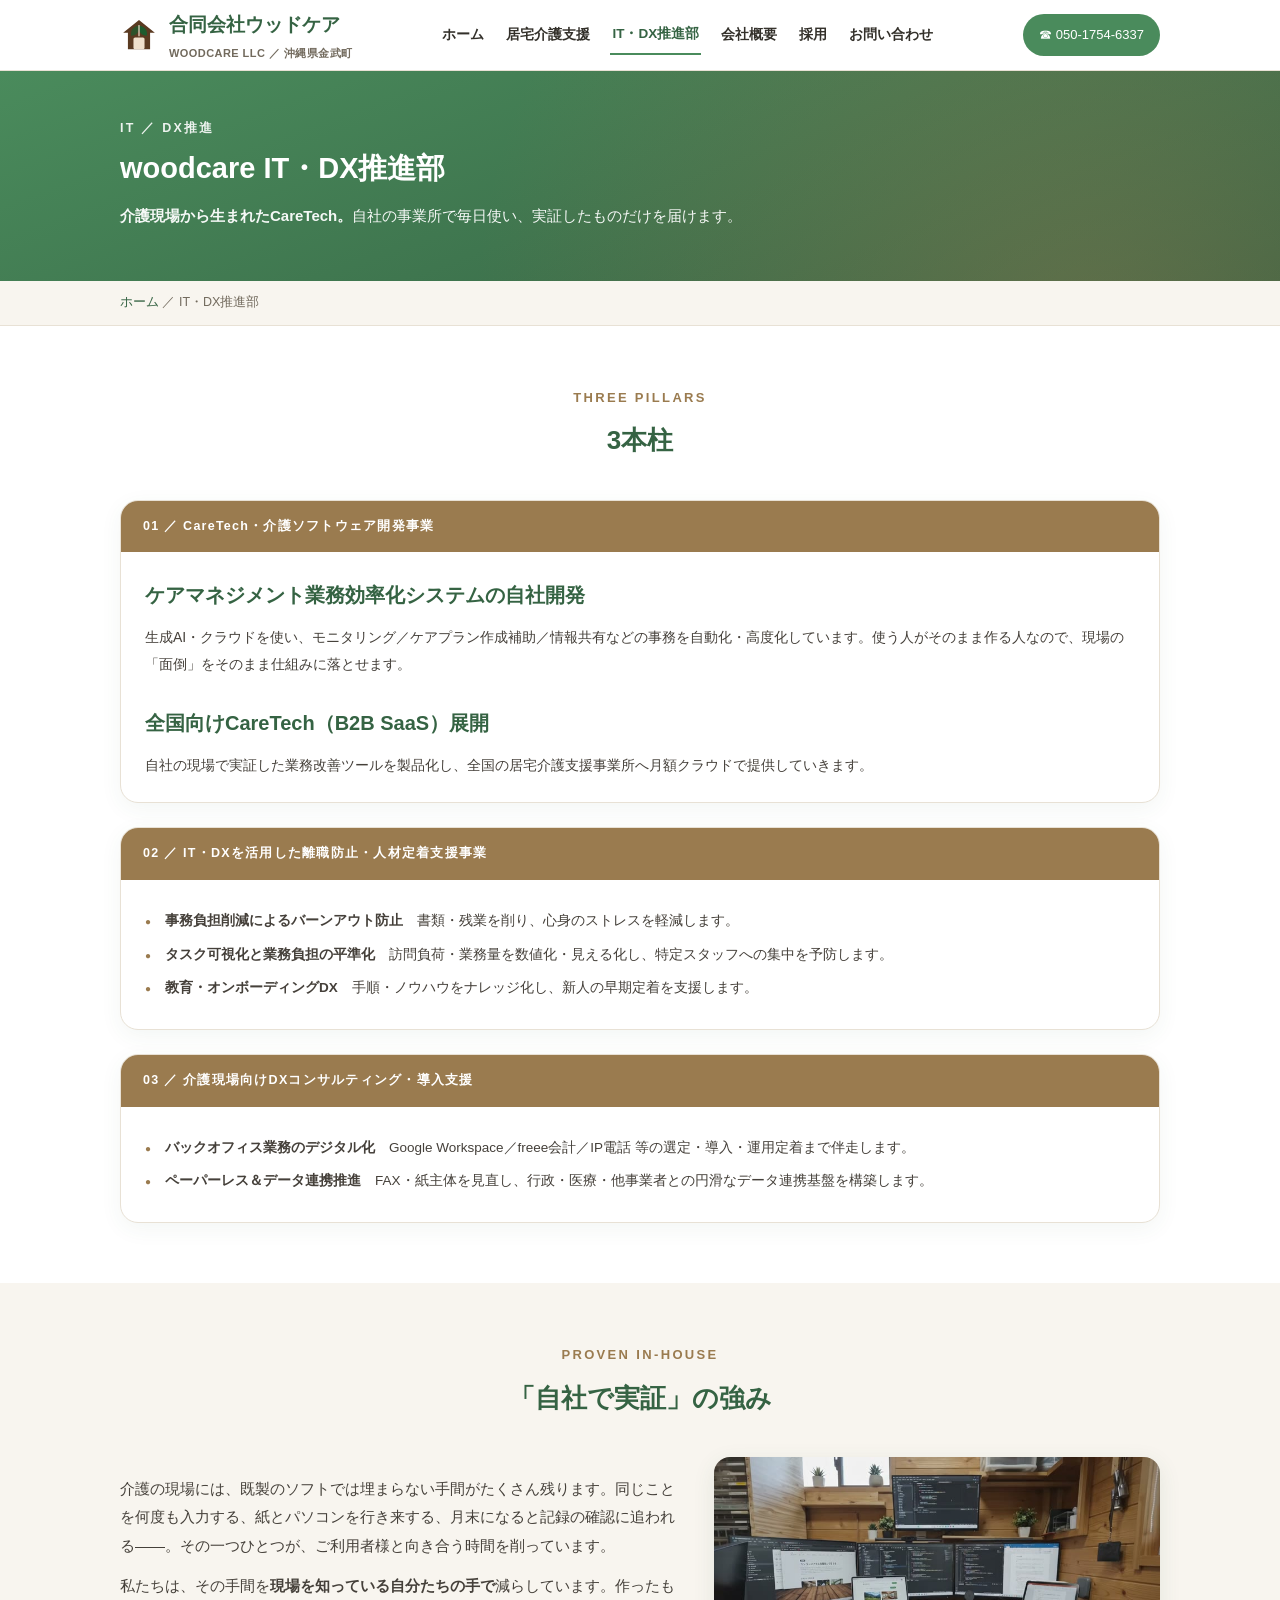
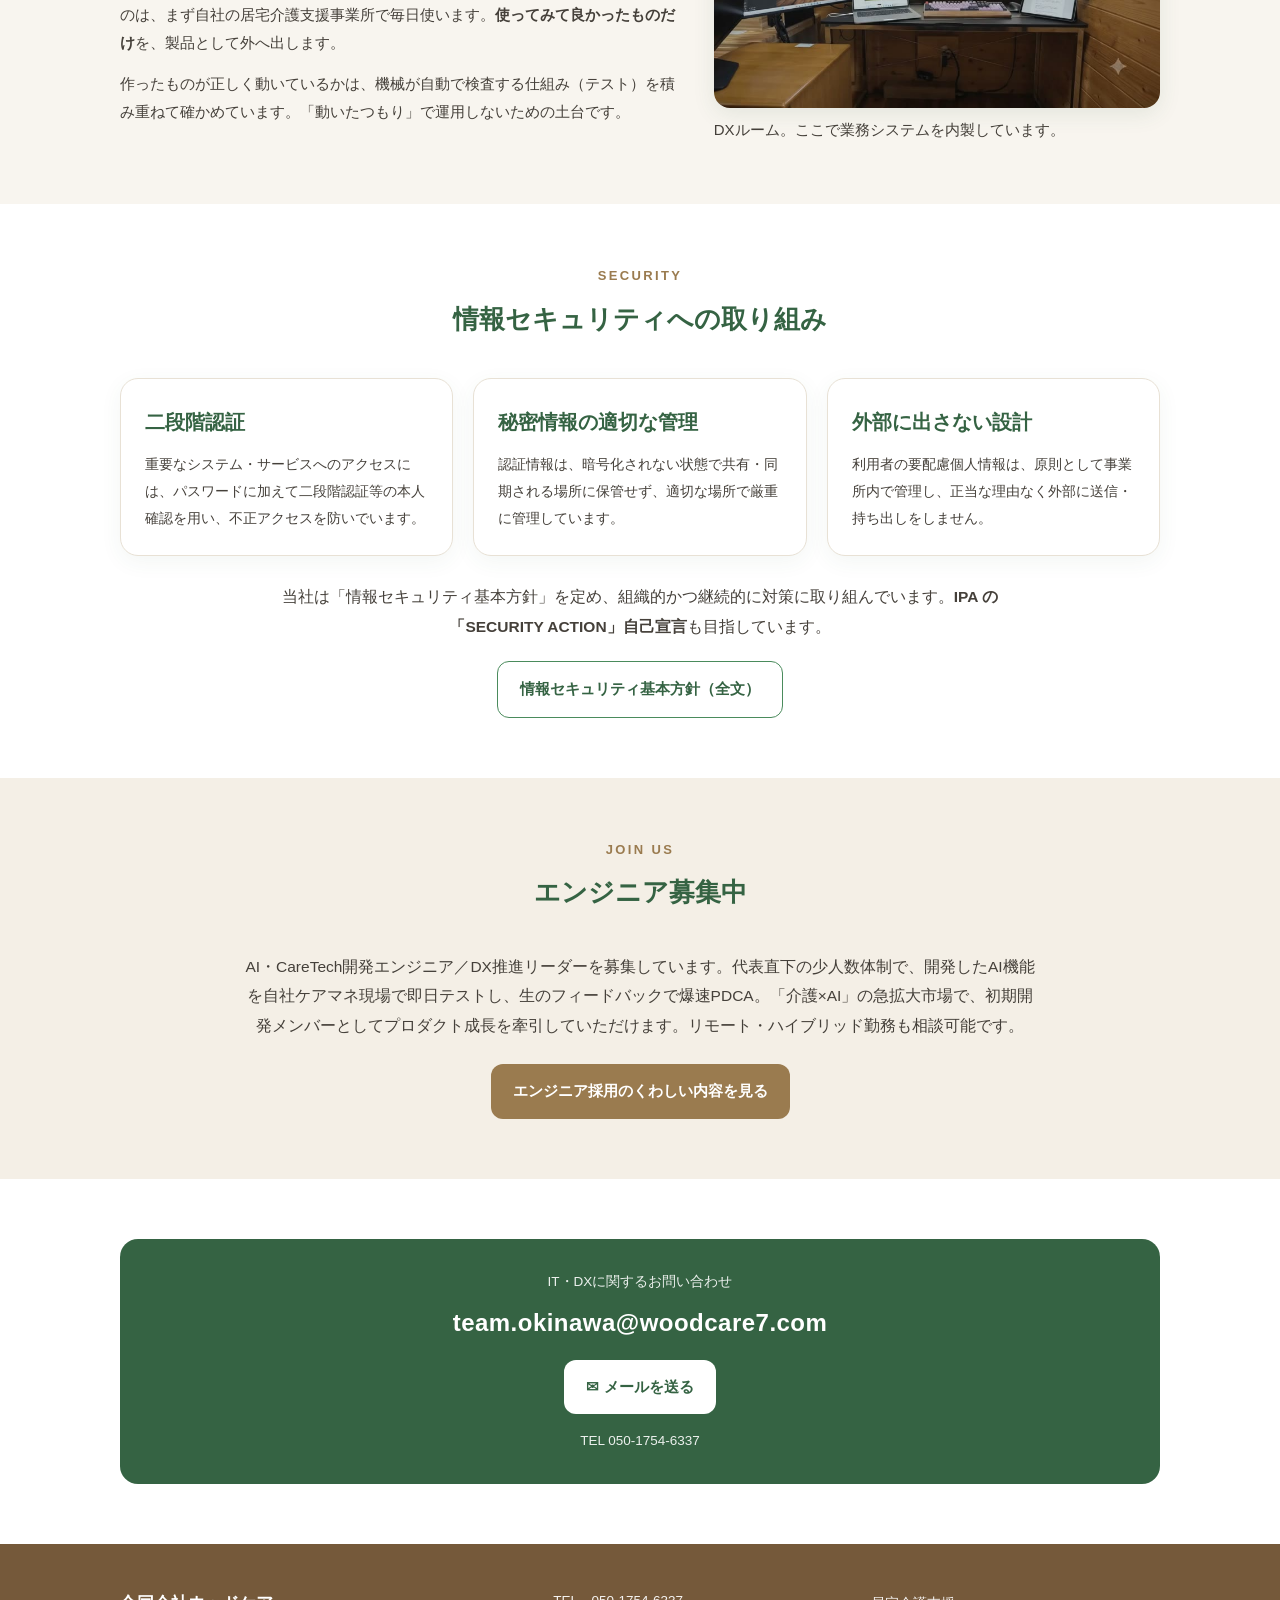
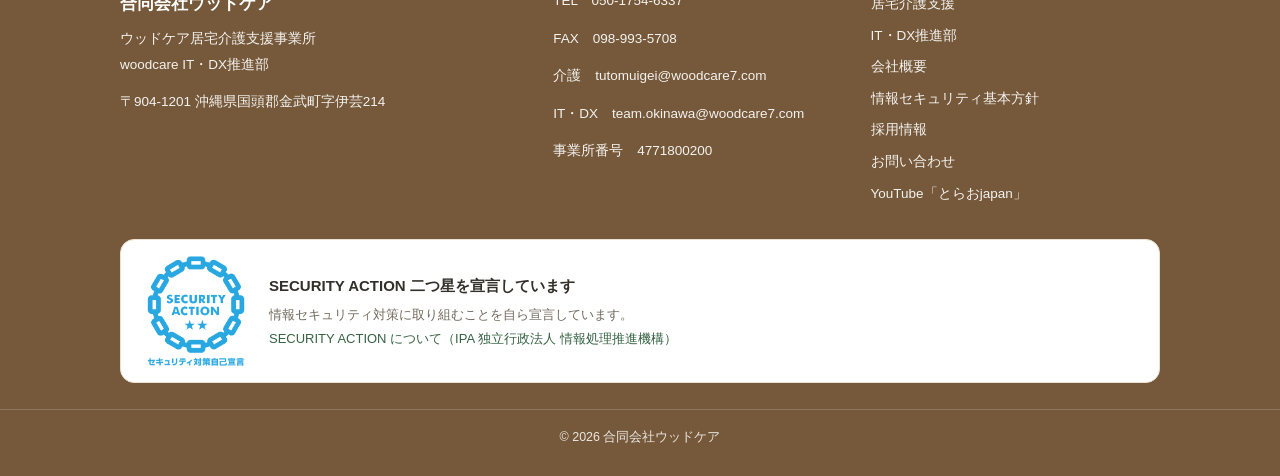
<file: dx.html>
<!DOCTYPE html>
<html lang="ja">
<head>
<meta charset="UTF-8">
<meta name="viewport" content="width=device-width, initial-scale=1.0">
<title>woodcare IT・DX推進部｜介護現場から生まれたCareTech｜合同会社ウッドケア</title>
<meta name="description" content="介護現場から生まれたCareTech。沖縄県金武町の合同会社ウッドケア IT・DX推進部は、CareTech・介護ソフトウェア開発、IT・DXによる離職防止・人材定着支援、介護現場向けDXコンサルティングの3本柱で事業を行っています。">
<link rel="canonical" href="https://tutomuigei-blip.github.io/woodcare-site/dx.html">
<meta property="og:type" content="article">
<meta property="og:site_name" content="合同会社ウッドケア">
<meta property="og:locale" content="ja_JP">
<meta property="og:title" content="woodcare IT・DX推進部｜介護現場から生まれたCareTech｜合同会社ウッドケア">
<meta property="og:description" content="介護現場から生まれたCareTech。沖縄県金武町の合同会社ウッドケア IT・DX推進部は、CareTech・介護ソフトウェア開発、IT・DXによる離職防止・人材定着支援、介護現場向けDXコンサルティングの3本柱で事業を行っています。">
<meta property="og:url" content="https://tutomuigei-blip.github.io/woodcare-site/dx.html">
<meta property="og:image" content="https://tutomuigei-blip.github.io/woodcare-site/images/building.jpg">
<meta property="og:image:width" content="1142">
<meta property="og:image:height" content="700">
<meta property="og:image:alt" content="合同会社ウッドケア 事務所の外観（沖縄県金武町）">
<meta name="twitter:card" content="summary_large_image">
<meta name="twitter:title" content="woodcare IT・DX推進部｜介護現場から生まれたCareTech｜合同会社ウッドケア">
<meta name="twitter:description" content="介護現場から生まれたCareTech。沖縄県金武町の合同会社ウッドケア IT・DX推進部は、CareTech・介護ソフトウェア開発、IT・DXによる離職防止・人材定着支援、介護現場向けDXコンサルティングの3本柱で事業を行っています。">
<meta name="twitter:image" content="https://tutomuigei-blip.github.io/woodcare-site/images/building.jpg">
<link rel="stylesheet" href="style.css">
<link rel="icon" href="images/logo.svg" type="image/svg+xml">
</head>
<body>

<header>
  <div class="wrap nav">
    <a class="brand" href="index.html">
      <img class="logo" src="images/logo.svg" alt="" width="38" height="38">
      <span>合同会社ウッドケア<small>WOODCARE LLC ／ 沖縄県金武町</small></span>
    </a>
    <ul>
      <li><a href="index.html">ホーム</a></li>
      <li><a href="kaigo.html">居宅介護支援</a></li>
      <li><a href="dx.html" aria-current="page">IT・DX推進部</a></li>
      <li><a href="company.html">会社概要</a></li>
      <li><a href="recruit.html">採用</a></li>
      <li><a href="contact.html">お問い合わせ</a></li>
    </ul>
    <a class="tel" href="tel:05017546337">☎ 050-1754-6337</a>
  </div>
</header>

<div class="pagehead">
  <div class="wrap">
    <div class="t">IT ／ DX推進</div>
    <h1>woodcare IT・DX推進部</h1>
    <p><strong>介護現場から生まれたCareTech。</strong>自社の事業所で毎日使い、実証したものだけを届けます。</p>
  </div>
</div>
<div class="crumb"><div class="wrap"><a href="index.html">ホーム</a> ／ IT・DX推進部</div></div>

<section>
  <div class="wrap">
    <div class="sec-head">
      <div class="sec-t">THREE PILLARS</div>
      <h2 class="sec-h">3本柱</h2>
    </div>

    <div class="card dx" style="margin-bottom:24px">
      <div class="top">01 ／ CareTech・介護ソフトウェア開発事業</div>
      <div class="body">
        <h3>ケアマネジメント業務効率化システムの自社開発</h3>
        <p>生成AI・クラウドを使い、モニタリング／ケアプラン作成補助／情報共有などの事務を自動化・高度化しています。使う人がそのまま作る人なので、現場の「面倒」をそのまま仕組みに落とせます。</p>
        <h3 style="margin-top:16px">全国向けCareTech（B2B SaaS）展開</h3>
        <p>自社の現場で実証した業務改善ツールを製品化し、全国の居宅介護支援事業所へ月額クラウドで提供していきます。</p>
      </div>
    </div>

    <div class="card dx" style="margin-bottom:24px">
      <div class="top">02 ／ IT・DXを活用した離職防止・人材定着支援事業</div>
      <div class="body">
        <ul>
          <li><strong>事務負担削減によるバーンアウト防止</strong>　書類・残業を削り、心身のストレスを軽減します。</li>
          <li><strong>タスク可視化と業務負担の平準化</strong>　訪問負荷・業務量を数値化・見える化し、特定スタッフへの集中を予防します。</li>
          <li><strong>教育・オンボーディングDX</strong>　手順・ノウハウをナレッジ化し、新人の早期定着を支援します。</li>
        </ul>
      </div>
    </div>

    <div class="card dx">
      <div class="top">03 ／ 介護現場向けDXコンサルティング・導入支援</div>
      <div class="body">
        <ul>
          <li><strong>バックオフィス業務のデジタル化</strong>　Google Workspace／freee会計／IP電話 等の選定・導入・運用定着まで伴走します。</li>
          <li><strong>ペーパーレス＆データ連携推進</strong>　FAX・紙主体を見直し、行政・医療・他事業者との円滑なデータ連携基盤を構築します。</li>
        </ul>
      </div>
    </div>
  </div>
</section>

<section class="band">
  <div class="wrap">
    <div class="sec-head">
      <div class="sec-t">PROVEN IN-HOUSE</div>
      <h2 class="sec-h">「自社で実証」の強み</h2>
    </div>
    <div class="split rev">
      <div>
        <p>介護の現場には、既製のソフトでは埋まらない手間がたくさん残ります。同じことを何度も入力する、紙とパソコンを行き来する、月末になると記録の確認に追われる——。その一つひとつが、ご利用者様と向き合う時間を削っています。</p>
        <p>私たちは、その手間を<strong>現場を知っている自分たちの手で</strong>減らしています。作ったものは、まず自社の居宅介護支援事業所で毎日使います。<strong>使ってみて良かったものだけ</strong>を、製品として外へ出します。</p>
        <p>作ったものが正しく動いているかは、機械が自動で検査する仕組み（テスト）を積み重ねて確かめています。「動いたつもり」で運用しないための土台です。</p>
      </div>
      <div>
        <div class="movie">
          <video autoplay muted loop playsinline preload="metadata"
                 poster="images/dx-room.jpg" width="1280" height="720"
                 aria-label="業務システムを内製しているDXルームの様子">
            <source src="videos/dx-room.mp4" type="video/mp4">
            <img class="fallback" src="images/dx-room.jpg"
                 alt="業務システムを内製しているDXルーム" width="800" height="450">
          </video>
          <img class="fallback" src="images/dx-room.jpg"
               alt="業務システムを内製しているDXルーム" width="800" height="450">
        </div>
        <p class="cap">DXルーム。ここで業務システムを内製しています。</p>
      </div>
    </div>
  </div>
</section>

<section>
  <div class="wrap">
    <div class="sec-head">
      <div class="sec-t">SECURITY</div>
      <h2 class="sec-h">情報セキュリティへの取り組み</h2>
    </div>
    <div class="cards3">
      <div class="card dx"><div class="body">
        <h3>二段階認証</h3>
        <p>重要なシステム・サービスへのアクセスには、パスワードに加えて二段階認証等の本人確認を用い、不正アクセスを防いでいます。</p>
      </div></div>
      <div class="card dx"><div class="body">
        <h3>秘密情報の適切な管理</h3>
        <p>認証情報は、暗号化されない状態で共有・同期される場所に保管せず、適切な場所で厳重に管理しています。</p>
      </div></div>
      <div class="card dx"><div class="body">
        <h3>外部に出さない設計</h3>
        <p>利用者の要配慮個人情報は、原則として事業所内で管理し、正当な理由なく外部に送信・持ち出しをしません。</p>
      </div></div>
    </div>
    <p class="lead" style="margin-top:26px">当社は「情報セキュリティ基本方針」を定め、組織的かつ継続的に対策に取り組んでいます。<strong>IPA の「SECURITY ACTION」自己宣言</strong>も目指しています。</p>
    <p style="text-align:center;margin-top:20px"><a class="btn btn-line" href="company.html#security">情報セキュリティ基本方針（全文）</a></p>
  </div>
</section>

<section class="band-b">
  <div class="wrap">
    <div class="sec-head">
      <div class="sec-t">JOIN US</div>
      <h2 class="sec-h">エンジニア募集中</h2>
    </div>
    <p class="lead">AI・CareTech開発エンジニア／DX推進リーダーを募集しています。代表直下の少人数体制で、開発したAI機能を自社ケアマネ現場で即日テストし、生のフィードバックで爆速PDCA。「介護×AI」の急拡大市場で、初期開発メンバーとしてプロダクト成長を牽引していただけます。リモート・ハイブリッド勤務も相談可能です。</p>
    <p style="text-align:center;margin-top:24px">
      <a class="btn btn-b" href="recruit.html#it">エンジニア採用のくわしい内容を見る</a>
    </p>
  </div>
</section>

<section>
  <div class="wrap">
    <div class="contactbox">
      <div class="lbl">IT・DXに関するお問い合わせ</div>
      <div class="num" style="font-size:24px"><a href="mailto:team.okinawa@woodcare7.com">team.okinawa@woodcare7.com</a></div>
      <a class="btn btn-w" href="mailto:team.okinawa@woodcare7.com">✉ メールを送る</a>
      <p style="margin-top:14px;font-size:13.5px;opacity:.9">TEL 050-1754-6337</p>
    </div>
  </div>
</section>

<footer>
  <div class="wrap foot">
    <div>
      <div class="fname">合同会社ウッドケア</div>
      <p>ウッドケア居宅介護支援事業所<br>woodcare IT・DX推進部</p>
      <p>〒904-1201 沖縄県国頭郡金武町字伊芸214</p>
    </div>
    <div>
      <p>TEL　<a href="tel:05017546337">050-1754-6337</a></p>
      <p>FAX　098-993-5708</p>
      <p>介護　<a href="mailto:tutomuigei@woodcare7.com">tutomuigei@woodcare7.com</a></p>
      <p>IT・DX　<a href="mailto:team.okinawa@woodcare7.com">team.okinawa@woodcare7.com</a></p>
      <p>事業所番号　4771800200</p>
    </div>
    <div>
      <ul>
        <li><a href="kaigo.html">居宅介護支援</a></li>
        <li><a href="dx.html">IT・DX推進部</a></li>
        <li><a href="company.html">会社概要</a></li>
        <li><a href="company.html#security">情報セキュリティ基本方針</a></li>
        <li><a href="recruit.html">採用情報</a></li>
        <li><a href="contact.html">お問い合わせ</a></li>
        <li><a href="https://www.youtube.com/@toraojapan6260" target="_blank" rel="noopener">YouTube「とらおjapan」</a></li>
      </ul>
    </div>
  </div>
  <div class="wrap sa-foot">
    <div class="sa">
      <img src="images/security-action-2star.png"
           alt="SECURITY ACTION 二つ星（セキュリティ対策自己宣言）"
           width="1378" height="1378" loading="lazy">
      <div>
        <div class="t">SECURITY ACTION 二つ星を宣言しています</div>
        <div class="d">
          情報セキュリティ対策に取り組むことを自ら宣言しています。<br>
          <a href="https://www.ipa.go.jp/security/security-action/" target="_blank" rel="noopener">SECURITY ACTION について（IPA 独立行政法人 情報処理推進機構）</a>
        </div>
      </div>
    </div>
  </div>
  <div class="copy">© 2026 合同会社ウッドケア</div>
</footer>

</body>
</html>
</file>
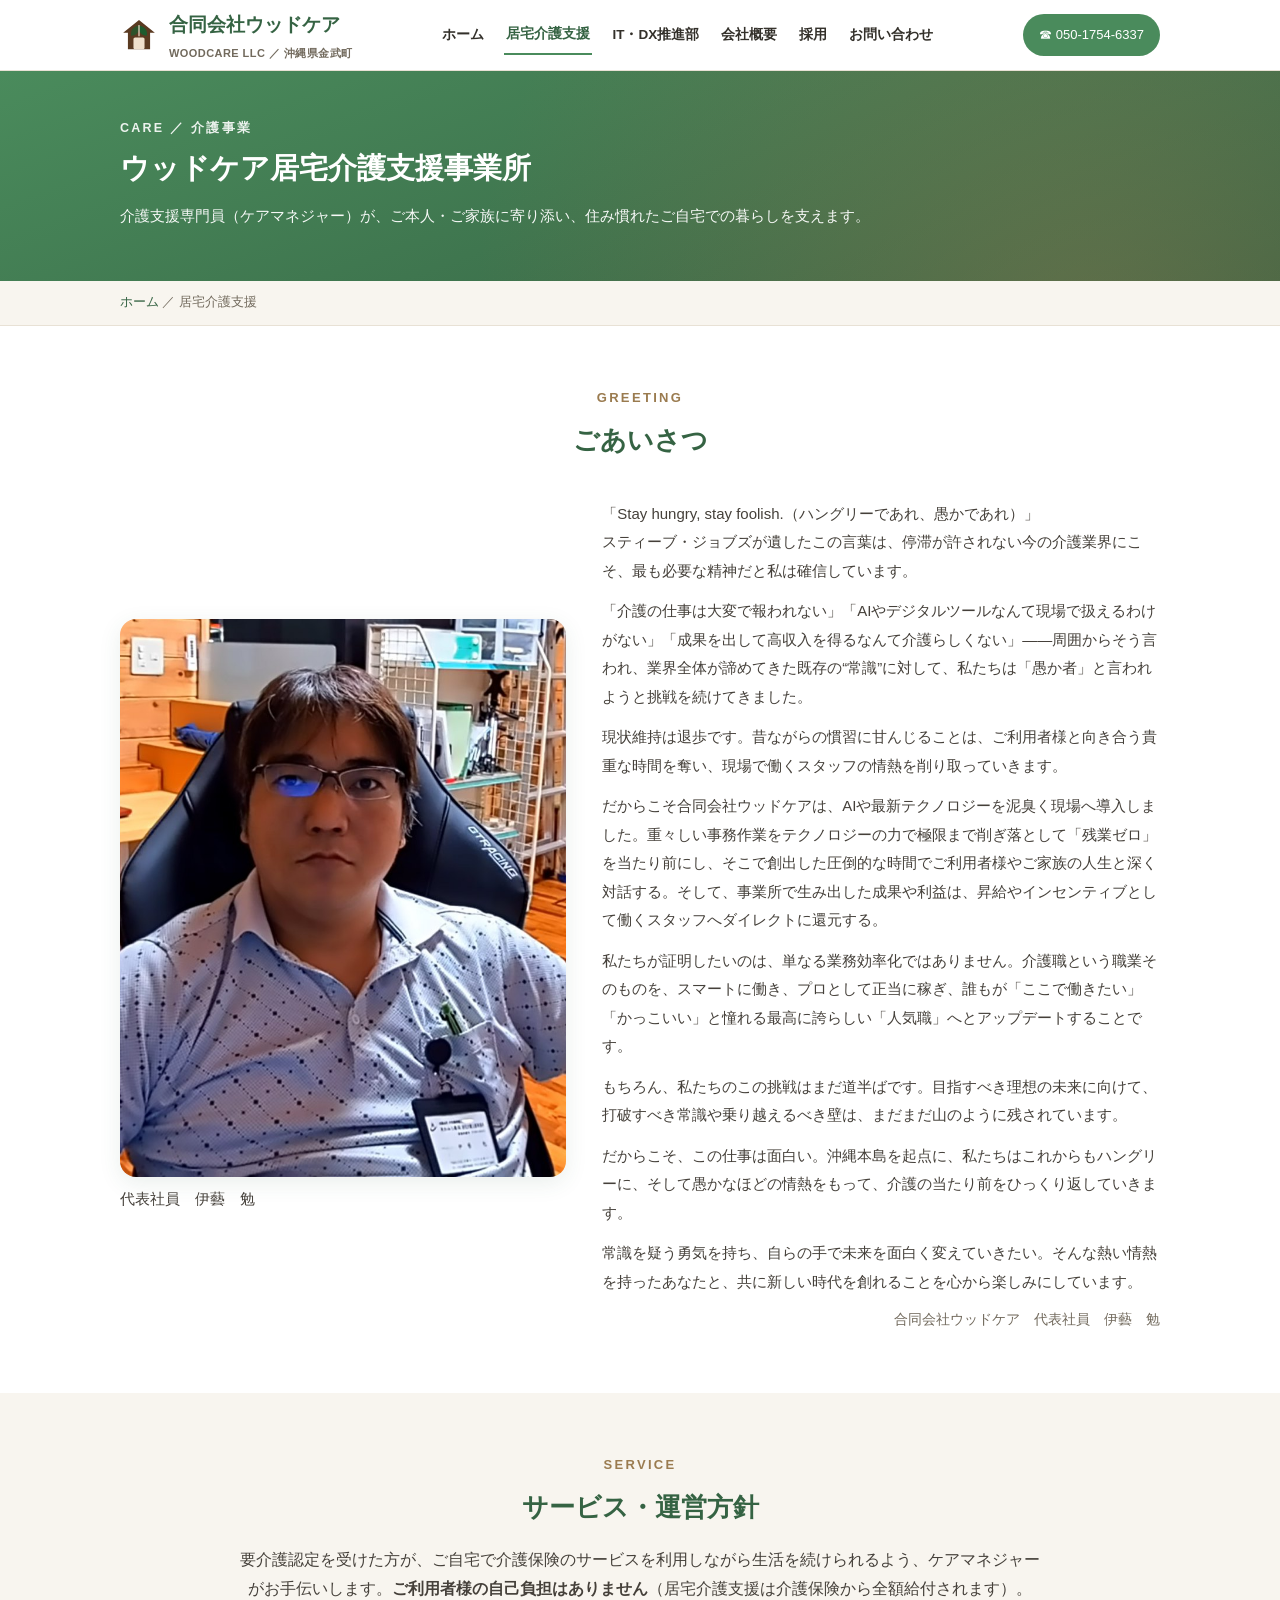
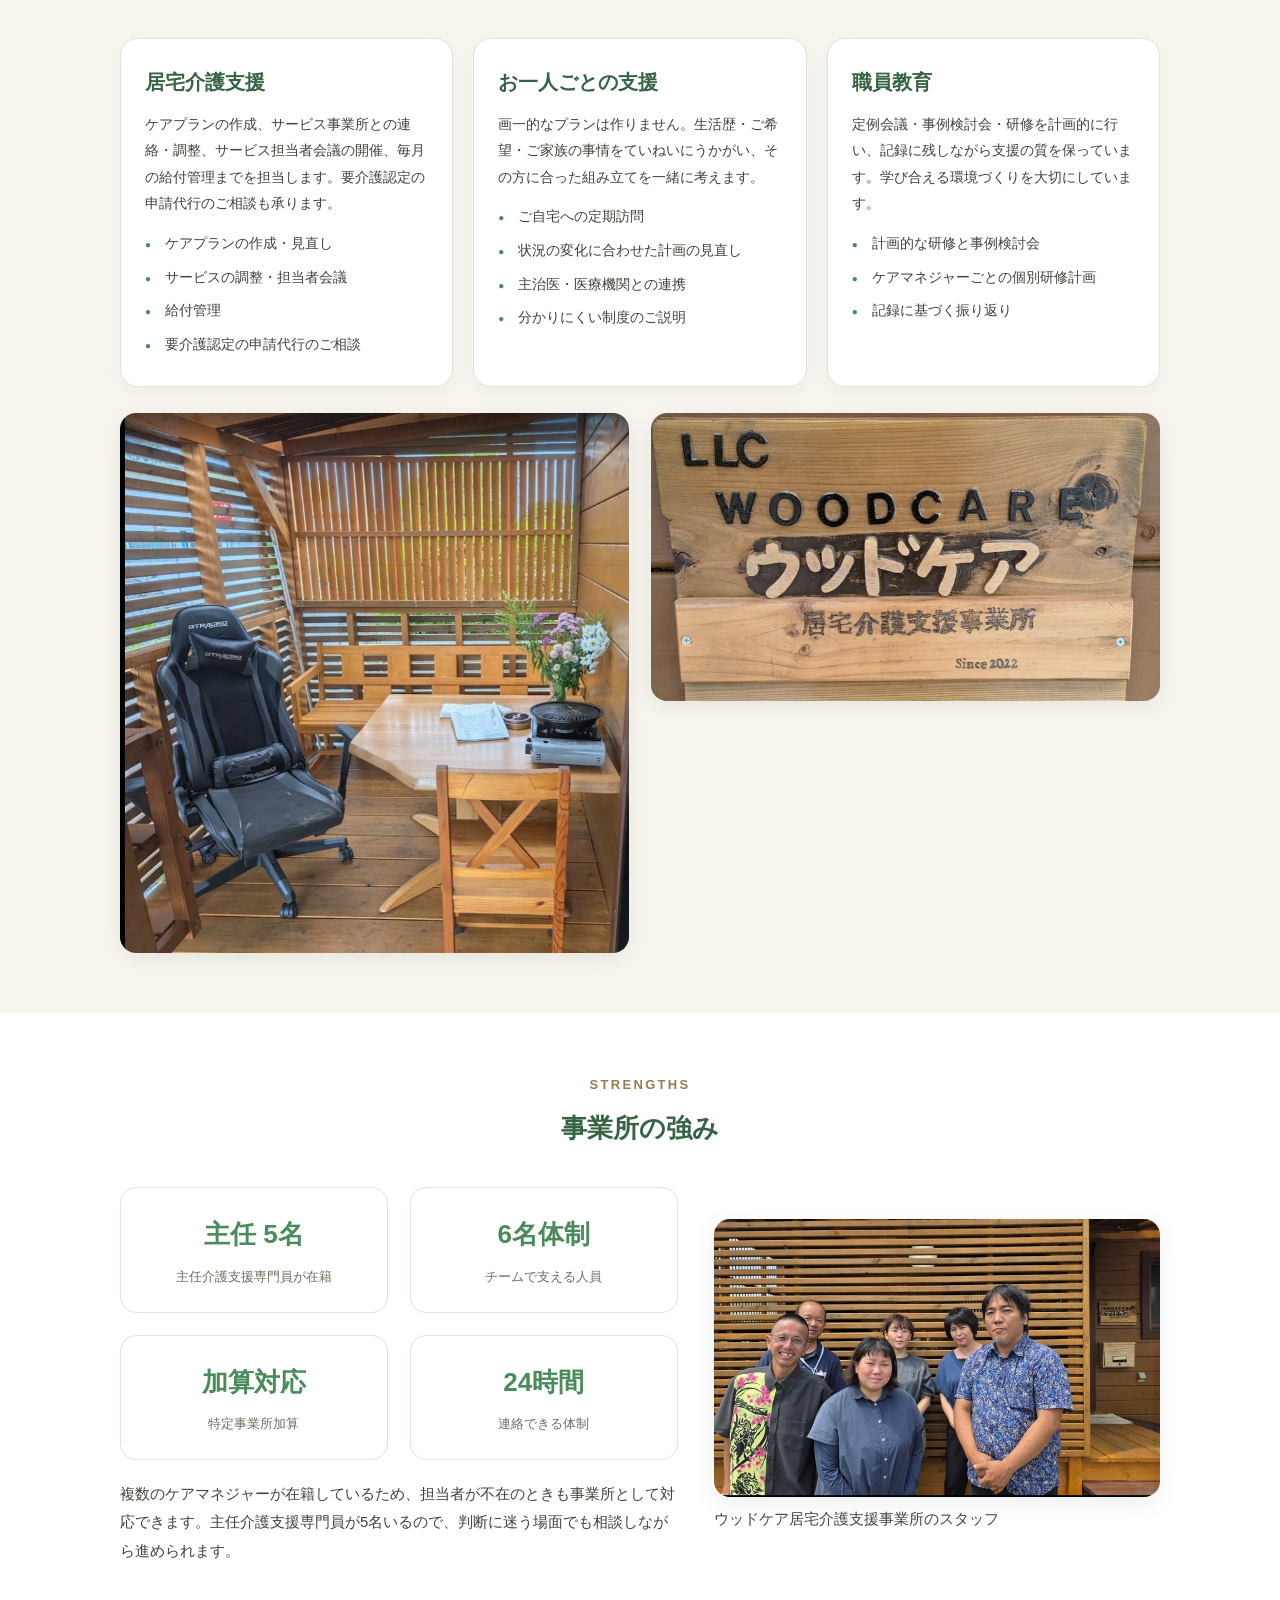
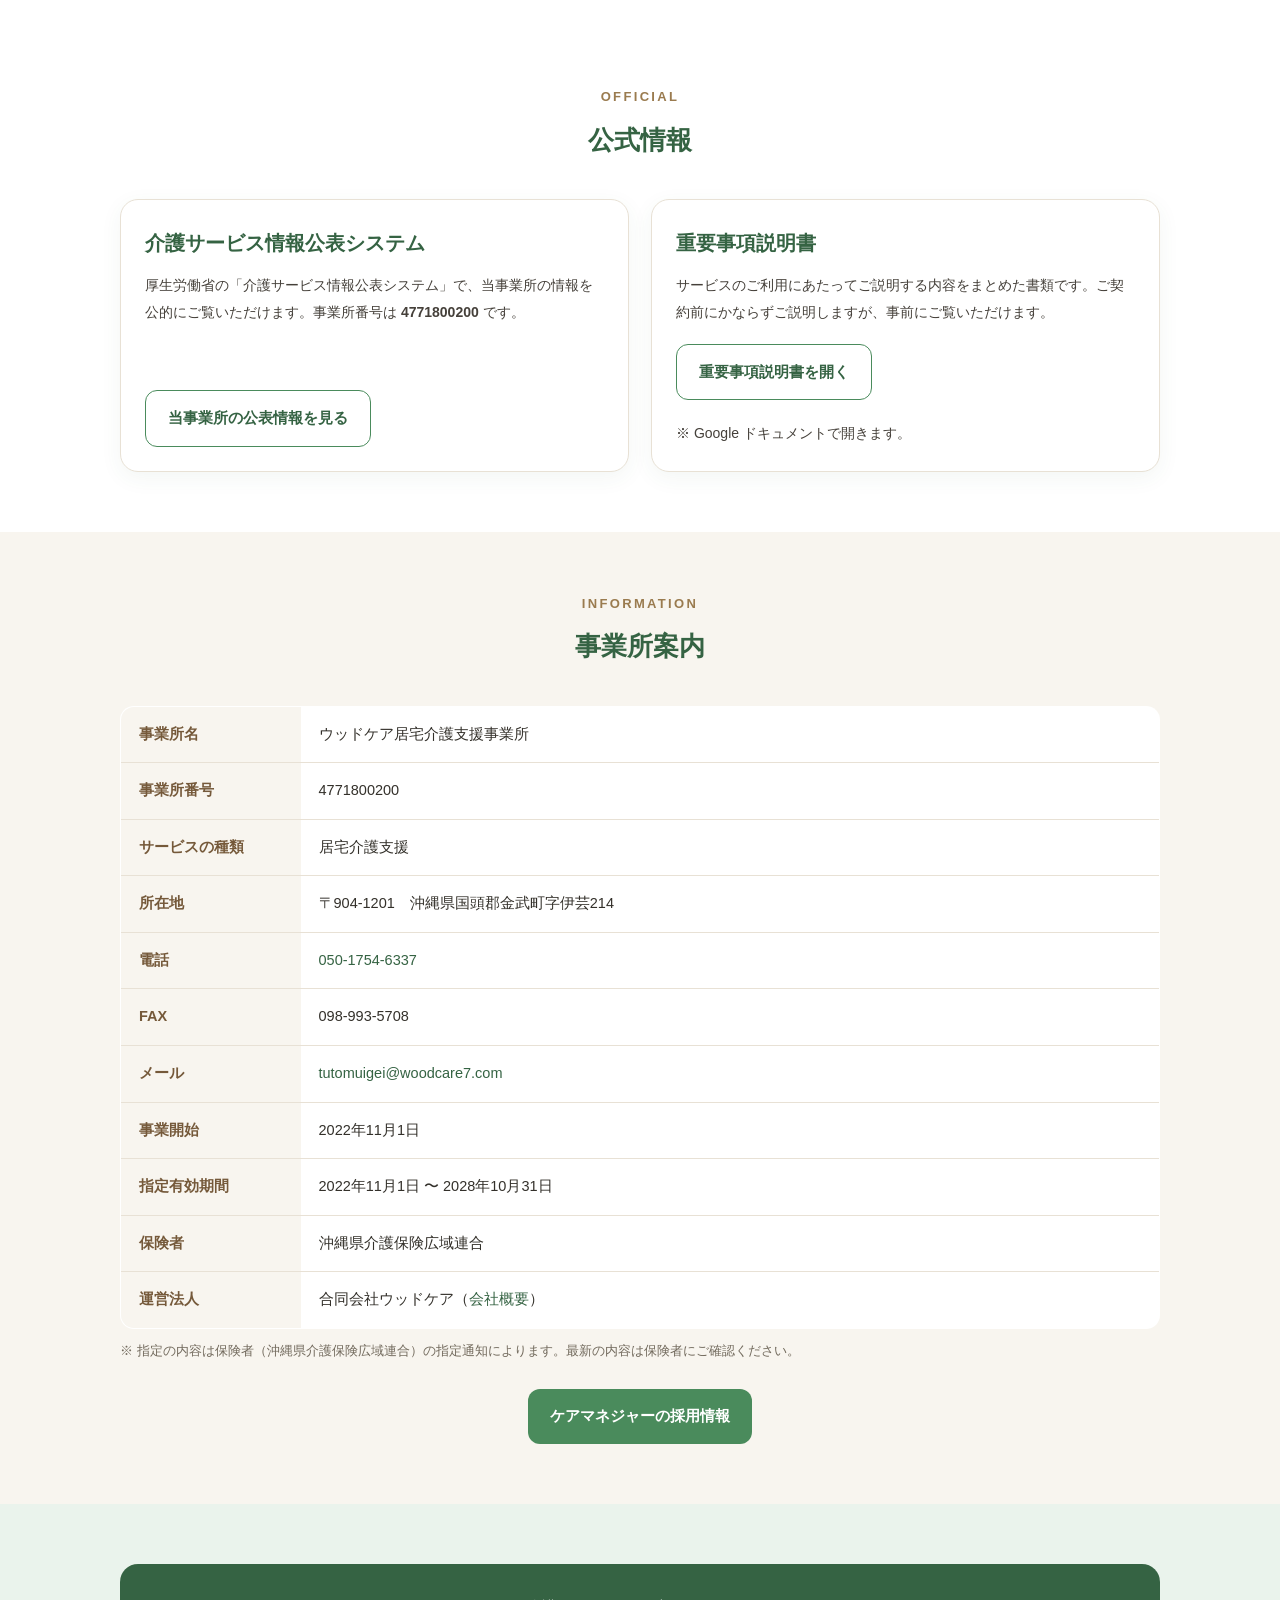
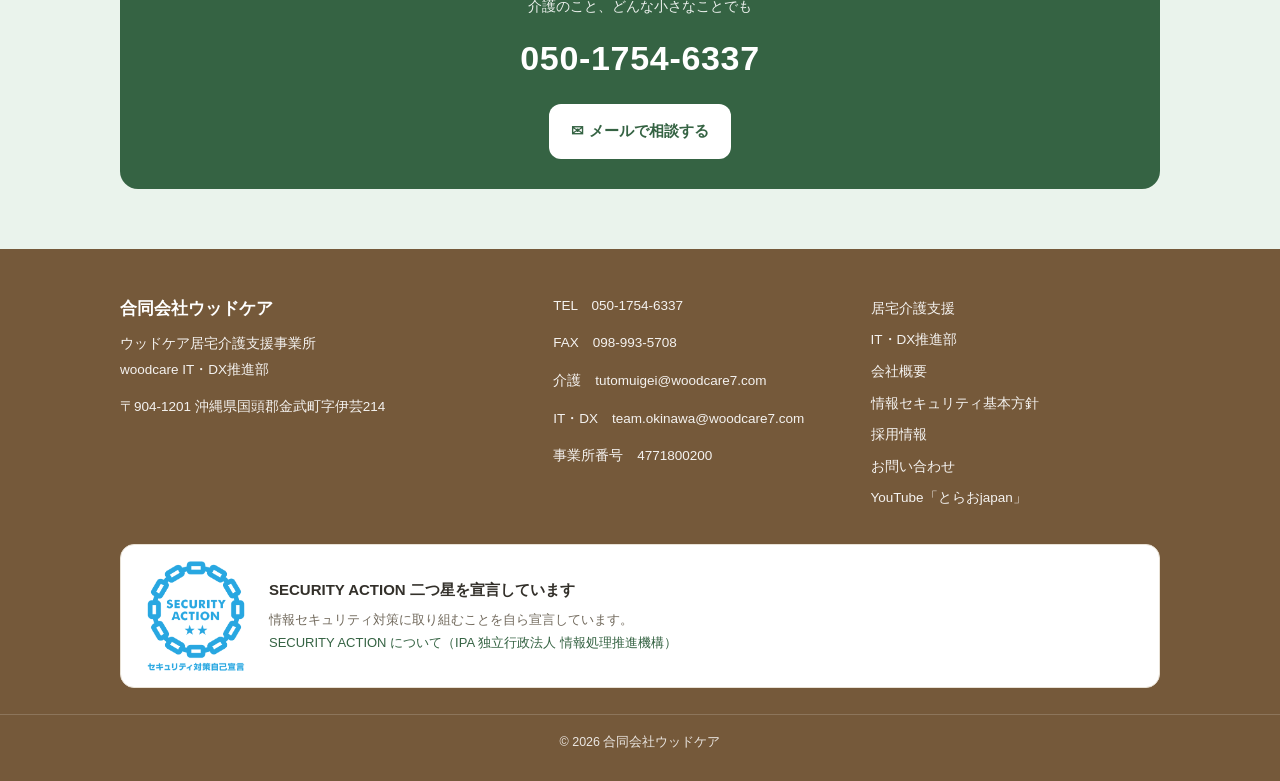
<file: kaigo.html>
<!DOCTYPE html>
<html lang="ja">
<head>
<meta charset="UTF-8">
<meta name="viewport" content="width=device-width, initial-scale=1.0">
<title>居宅介護支援｜合同会社ウッドケア（沖縄県金武町・事業所番号4771800200）</title>
<meta name="description" content="ウッドケア居宅介護支援事業所（沖縄県国頭郡金武町字伊芸214・事業所番号4771800200）のご案内。ケアプランの作成、サービス調整、給付管理、要介護認定の申請代行のご相談を承ります。主任介護支援専門員5名を含む6名体制。">
<link rel="canonical" href="https://tutomuigei-blip.github.io/woodcare-site/kaigo.html">
<meta property="og:type" content="article">
<meta property="og:site_name" content="合同会社ウッドケア">
<meta property="og:locale" content="ja_JP">
<meta property="og:title" content="居宅介護支援｜合同会社ウッドケア（沖縄県金武町・事業所番号4771800200）">
<meta property="og:description" content="ウッドケア居宅介護支援事業所（沖縄県国頭郡金武町字伊芸214・事業所番号4771800200）のご案内。ケアプランの作成、サービス調整、給付管理、要介護認定の申請代行のご相談を承ります。主任介護支援専門員5名を含む6名体制。">
<meta property="og:url" content="https://tutomuigei-blip.github.io/woodcare-site/kaigo.html">
<meta property="og:image" content="https://tutomuigei-blip.github.io/woodcare-site/images/building.jpg">
<meta property="og:image:width" content="1142">
<meta property="og:image:height" content="700">
<meta property="og:image:alt" content="合同会社ウッドケア 事務所の外観（沖縄県金武町）">
<meta name="twitter:card" content="summary_large_image">
<meta name="twitter:title" content="居宅介護支援｜合同会社ウッドケア（沖縄県金武町・事業所番号4771800200）">
<meta name="twitter:description" content="ウッドケア居宅介護支援事業所（沖縄県国頭郡金武町字伊芸214・事業所番号4771800200）のご案内。ケアプランの作成、サービス調整、給付管理、要介護認定の申請代行のご相談を承ります。主任介護支援専門員5名を含む6名体制。">
<meta name="twitter:image" content="https://tutomuigei-blip.github.io/woodcare-site/images/building.jpg">
<link rel="stylesheet" href="style.css">
<link rel="icon" href="images/logo.svg" type="image/svg+xml">
</head>
<body>

<header>
  <div class="wrap nav">
    <a class="brand" href="index.html">
      <img class="logo" src="images/logo.svg" alt="" width="38" height="38">
      <span>合同会社ウッドケア<small>WOODCARE LLC ／ 沖縄県金武町</small></span>
    </a>
    <ul>
      <li><a href="index.html">ホーム</a></li>
      <li><a href="kaigo.html" aria-current="page">居宅介護支援</a></li>
      <li><a href="dx.html">IT・DX推進部</a></li>
      <li><a href="company.html">会社概要</a></li>
      <li><a href="recruit.html">採用</a></li>
      <li><a href="contact.html">お問い合わせ</a></li>
    </ul>
    <a class="tel" href="tel:05017546337">☎ 050-1754-6337</a>
  </div>
</header>

<div class="pagehead">
  <div class="wrap">
    <div class="t">CARE ／ 介護事業</div>
    <h1>ウッドケア居宅介護支援事業所</h1>
    <p>介護支援専門員（ケアマネジャー）が、ご本人・ご家族に寄り添い、住み慣れたご自宅での暮らしを支えます。</p>
  </div>
</div>
<div class="crumb"><div class="wrap"><a href="index.html">ホーム</a> ／ 居宅介護支援</div></div>

<section>
  <div class="wrap">
    <div class="sec-head">
      <div class="sec-t">GREETING</div>
      <h2 class="sec-h">ごあいさつ</h2>
    </div>
    <div class="split">
      <div>
        <div class="pic tall"><img src="images/daihyo-2026.jpg" alt="合同会社ウッドケア 代表写真（代表社員 伊藝 勉）" width="760" height="950"></div>
        <p class="cap">代表社員　伊藝　勉</p>
      </div>
      <div>
        <p>「Stay hungry, stay foolish.（ハングリーであれ、愚かであれ）」<br>スティーブ・ジョブズが遺したこの言葉は、停滞が許されない今の介護業界にこそ、最も必要な精神だと私は確信しています。</p>
        <p>「介護の仕事は大変で報われない」「AIやデジタルツールなんて現場で扱えるわけがない」「成果を出して高収入を得るなんて介護らしくない」——周囲からそう言われ、業界全体が諦めてきた既存の“常識”に対して、私たちは「愚か者」と言われようと挑戦を続けてきました。</p>
        <p>現状維持は退歩です。昔ながらの慣習に甘んじることは、ご利用者様と向き合う貴重な時間を奪い、現場で働くスタッフの情熱を削り取っていきます。</p>
        <p>だからこそ合同会社ウッドケアは、AIや最新テクノロジーを泥臭く現場へ導入しました。重々しい事務作業をテクノロジーの力で極限まで削ぎ落として「残業ゼロ」を当たり前にし、そこで創出した圧倒的な時間でご利用者様やご家族の人生と深く対話する。そして、事業所で生み出した成果や利益は、昇給やインセンティブとして働くスタッフへダイレクトに還元する。</p>
        <p>私たちが証明したいのは、単なる業務効率化ではありません。介護職という職業そのものを、スマートに働き、プロとして正当に稼ぎ、誰もが「ここで働きたい」「かっこいい」と憧れる最高に誇らしい「人気職」へとアップデートすることです。</p>
        <p>もちろん、私たちのこの挑戦はまだ道半ばです。目指すべき理想の未来に向けて、打破すべき常識や乗り越えるべき壁は、まだまだ山のように残されています。</p>
        <p>だからこそ、この仕事は面白い。沖縄本島を起点に、私たちはこれからもハングリーに、そして愚かなほどの情熱をもって、介護の当たり前をひっくり返していきます。</p>
        <p>常識を疑う勇気を持ち、自らの手で未来を面白く変えていきたい。そんな熱い情熱を持ったあなたと、共に新しい時代を創れることを心から楽しみにしています。</p>
        <p class="sig">合同会社ウッドケア　代表社員　伊藝　勉</p>
      </div>
    </div>
  </div>
</section>

<section class="band">
  <div class="wrap">
    <div class="sec-head">
      <div class="sec-t">SERVICE</div>
      <h2 class="sec-h">サービス・運営方針</h2>
      <p class="lead" style="margin-top:12px">要介護認定を受けた方が、ご自宅で介護保険のサービスを利用しながら生活を続けられるよう、ケアマネジャーがお手伝いします。<strong>ご利用者様の自己負担はありません</strong>（居宅介護支援は介護保険から全額給付されます）。</p>
    </div>
    <div class="cards3">
      <div class="card care"><div class="body">
        <h3>居宅介護支援</h3>
        <p>ケアプランの作成、サービス事業所との連絡・調整、サービス担当者会議の開催、毎月の給付管理までを担当します。要介護認定の申請代行のご相談も承ります。</p>
        <ul>
          <li>ケアプランの作成・見直し</li>
          <li>サービスの調整・担当者会議</li>
          <li>給付管理</li>
          <li>要介護認定の申請代行のご相談</li>
        </ul>
      </div></div>
      <div class="card care"><div class="body">
        <h3>お一人ごとの支援</h3>
        <p>画一的なプランは作りません。生活歴・ご希望・ご家族の事情をていねいにうかがい、その方に合った組み立てを一緒に考えます。</p>
        <ul>
          <li>ご自宅への定期訪問</li>
          <li>状況の変化に合わせた計画の見直し</li>
          <li>主治医・医療機関との連携</li>
          <li>分かりにくい制度のご説明</li>
        </ul>
      </div></div>
      <div class="card care"><div class="body">
        <h3>職員教育</h3>
        <p>定例会議・事例検討会・研修を計画的に行い、記録に残しながら支援の質を保っています。学び合える環境づくりを大切にしています。</p>
        <ul>
          <li>計画的な研修と事例検討会</li>
          <li>ケアマネジャーごとの個別研修計画</li>
          <li>記録に基づく振り返り</li>
        </ul>
      </div></div>
    </div>
    <div class="cards2" style="margin-top:26px">
      <div><div class="pic"><img src="images/wood-space.jpg" alt="木のぬくもりのある空間" width="800" height="850" loading="lazy"></div></div>
      <div><div class="pic"><img src="images/sign.jpg" alt="手作りの看板" width="800" height="453" loading="lazy"></div></div>
    </div>
  </div>
</section>

<section>
  <div class="wrap">
    <div class="sec-head">
      <div class="sec-t">STRENGTHS</div>
      <h2 class="sec-h">事業所の強み</h2>
    </div>
    <div class="split rev">
      <div>
        <div class="cards2">
          <div class="stat"><div class="n">主任 5名</div><div class="l">主任介護支援専門員が在籍</div></div>
          <div class="stat"><div class="n">6名体制</div><div class="l">チームで支える人員</div></div>
          <div class="stat"><div class="n">加算対応</div><div class="l">特定事業所加算</div></div>
          <div class="stat"><div class="n">24時間</div><div class="l">連絡できる体制</div></div>
        </div>
        <p style="margin-top:20px">複数のケアマネジャーが在籍しているため、担当者が不在のときも事業所として対応できます。主任介護支援専門員が5名いるので、判断に迷う場面でも相談しながら進められます。</p>
      </div>
      <div>
        <div class="pic"><img src="images/team.jpg" alt="ウッドケアのスタッフ集合写真" width="800" height="498" loading="lazy"></div>
        <p class="cap">ウッドケア居宅介護支援事業所のスタッフ</p>
      </div>
    </div>
  </div>
</section>

<section>
  <div class="wrap">
    <div class="sec-head">
      <div class="sec-t">OFFICIAL</div>
      <h2 class="sec-h">公式情報</h2>
    </div>
    <div class="cards2">
      <div class="card care"><div class="body">
        <h3>介護サービス情報公表システム</h3>
        <p>厚生労働省の「介護サービス情報公表システム」で、当事業所の情報を公的にご覧いただけます。事業所番号は <strong>4771800200</strong> です。</p>
        <div class="more">
          <a class="btn btn-line" href="https://www.kaigokensaku.mhlw.go.jp/47/index.php?action_kouhyou_detail_023_kihon=true&amp;JigyosyoCd=4771800200-00&amp;ServiceCd=430" target="_blank" rel="noopener">当事業所の公表情報を見る</a>
        </div>
      </div></div>
      <div class="card care"><div class="body">
        <h3>重要事項説明書</h3>
        <p>サービスのご利用にあたってご説明する内容をまとめた書類です。ご契約前にかならずご説明しますが、事前にご覧いただけます。</p>
        <div class="more">
          <a class="btn btn-line" href="https://docs.google.com/document/d/1CUdIIue3M-RwY9ja4CxcPWtng6enX31NYSK6fdW8ZKY/preview" target="_blank" rel="noopener">重要事項説明書を開く</a>
        </div>
        <p class="note">※ Google ドキュメントで開きます。</p>
      </div></div>
    </div>
  </div>
</section>

<section class="band">
  <div class="wrap">
    <div class="sec-head">
      <div class="sec-t">INFORMATION</div>
      <h2 class="sec-h">事業所案内</h2>
    </div>
    <table class="table">
      <tr><th>事業所名</th><td>ウッドケア居宅介護支援事業所</td></tr>
      <tr><th>事業所番号</th><td>4771800200</td></tr>
      <tr><th>サービスの種類</th><td>居宅介護支援</td></tr>
      <tr><th>所在地</th><td>〒904-1201　沖縄県国頭郡金武町字伊芸214</td></tr>
      <tr><th>電話</th><td><a href="tel:05017546337">050-1754-6337</a></td></tr>
      <tr><th>FAX</th><td>098-993-5708</td></tr>
      <tr><th>メール</th><td><a href="mailto:tutomuigei@woodcare7.com">tutomuigei@woodcare7.com</a></td></tr>
      <tr><th>事業開始</th><td>2022年11月1日</td></tr>
      <tr><th>指定有効期間</th><td>2022年11月1日 〜 2028年10月31日</td></tr>
      <tr><th>保険者</th><td>沖縄県介護保険広域連合</td></tr>
      <tr><th>運営法人</th><td>合同会社ウッドケア（<a href="company.html">会社概要</a>）</td></tr>
    </table>
    <p class="note">※ 指定の内容は保険者（沖縄県介護保険広域連合）の指定通知によります。最新の内容は保険者にご確認ください。</p>
    <p style="text-align:center;margin-top:26px">
      <a class="btn btn-g" href="recruit.html#care">ケアマネジャーの採用情報</a>
    </p>
  </div>
</section>

<section class="band-g">
  <div class="wrap">
    <div class="contactbox">
      <div class="lbl">介護のこと、どんな小さなことでも</div>
      <div class="num"><a href="tel:05017546337">050-1754-6337</a></div>
      <a class="btn btn-w" href="mailto:tutomuigei@woodcare7.com">✉ メールで相談する</a>
    </div>
  </div>
</section>

<footer>
  <div class="wrap foot">
    <div>
      <div class="fname">合同会社ウッドケア</div>
      <p>ウッドケア居宅介護支援事業所<br>woodcare IT・DX推進部</p>
      <p>〒904-1201 沖縄県国頭郡金武町字伊芸214</p>
    </div>
    <div>
      <p>TEL　<a href="tel:05017546337">050-1754-6337</a></p>
      <p>FAX　098-993-5708</p>
      <p>介護　<a href="mailto:tutomuigei@woodcare7.com">tutomuigei@woodcare7.com</a></p>
      <p>IT・DX　<a href="mailto:team.okinawa@woodcare7.com">team.okinawa@woodcare7.com</a></p>
      <p>事業所番号　4771800200</p>
    </div>
    <div>
      <ul>
        <li><a href="kaigo.html">居宅介護支援</a></li>
        <li><a href="dx.html">IT・DX推進部</a></li>
        <li><a href="company.html">会社概要</a></li>
        <li><a href="company.html#security">情報セキュリティ基本方針</a></li>
        <li><a href="recruit.html">採用情報</a></li>
        <li><a href="contact.html">お問い合わせ</a></li>
        <li><a href="https://www.youtube.com/@toraojapan6260" target="_blank" rel="noopener">YouTube「とらおjapan」</a></li>
      </ul>
    </div>
  </div>
  <div class="wrap sa-foot">
    <div class="sa">
      <img src="images/security-action-2star.png"
           alt="SECURITY ACTION 二つ星（セキュリティ対策自己宣言）"
           width="1378" height="1378" loading="lazy">
      <div>
        <div class="t">SECURITY ACTION 二つ星を宣言しています</div>
        <div class="d">
          情報セキュリティ対策に取り組むことを自ら宣言しています。<br>
          <a href="https://www.ipa.go.jp/security/security-action/" target="_blank" rel="noopener">SECURITY ACTION について（IPA 独立行政法人 情報処理推進機構）</a>
        </div>
      </div>
    </div>
  </div>
  <div class="copy">© 2026 合同会社ウッドケア</div>
</footer>

</body>
</html>
</file>
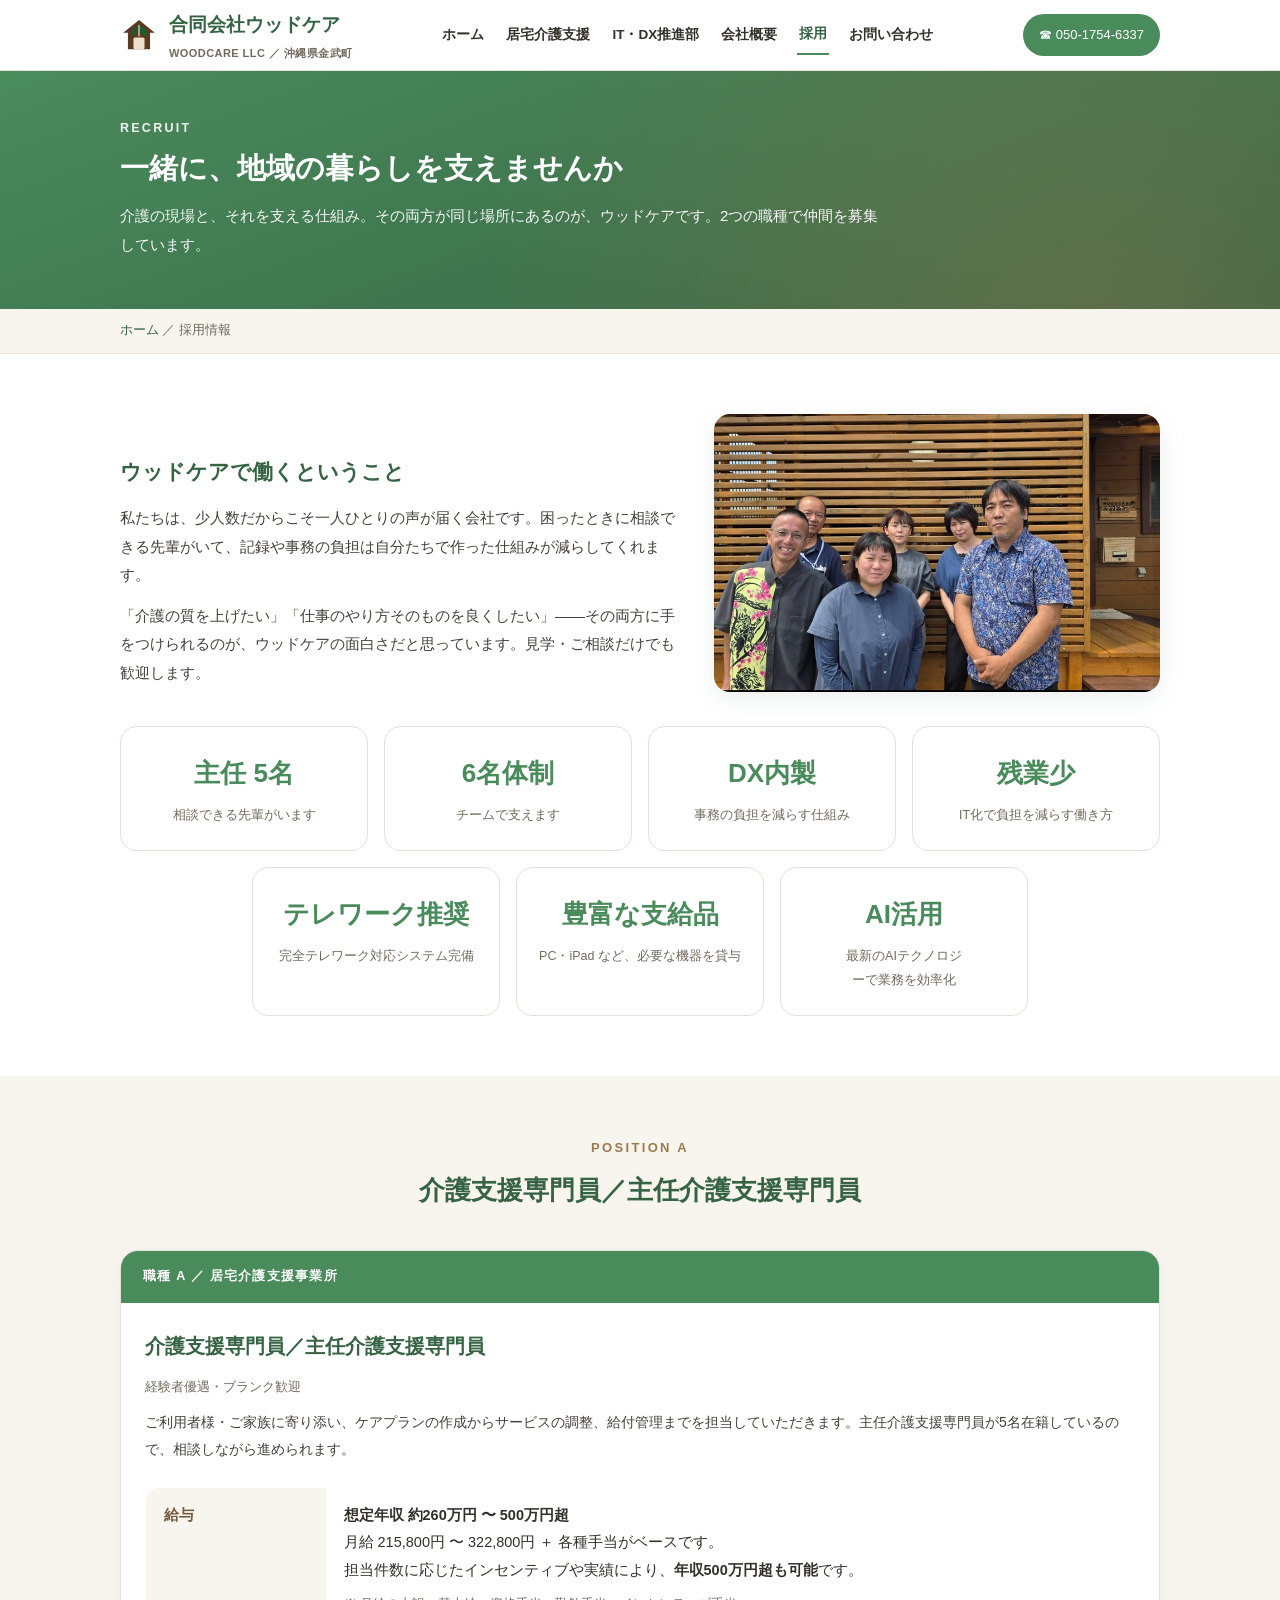
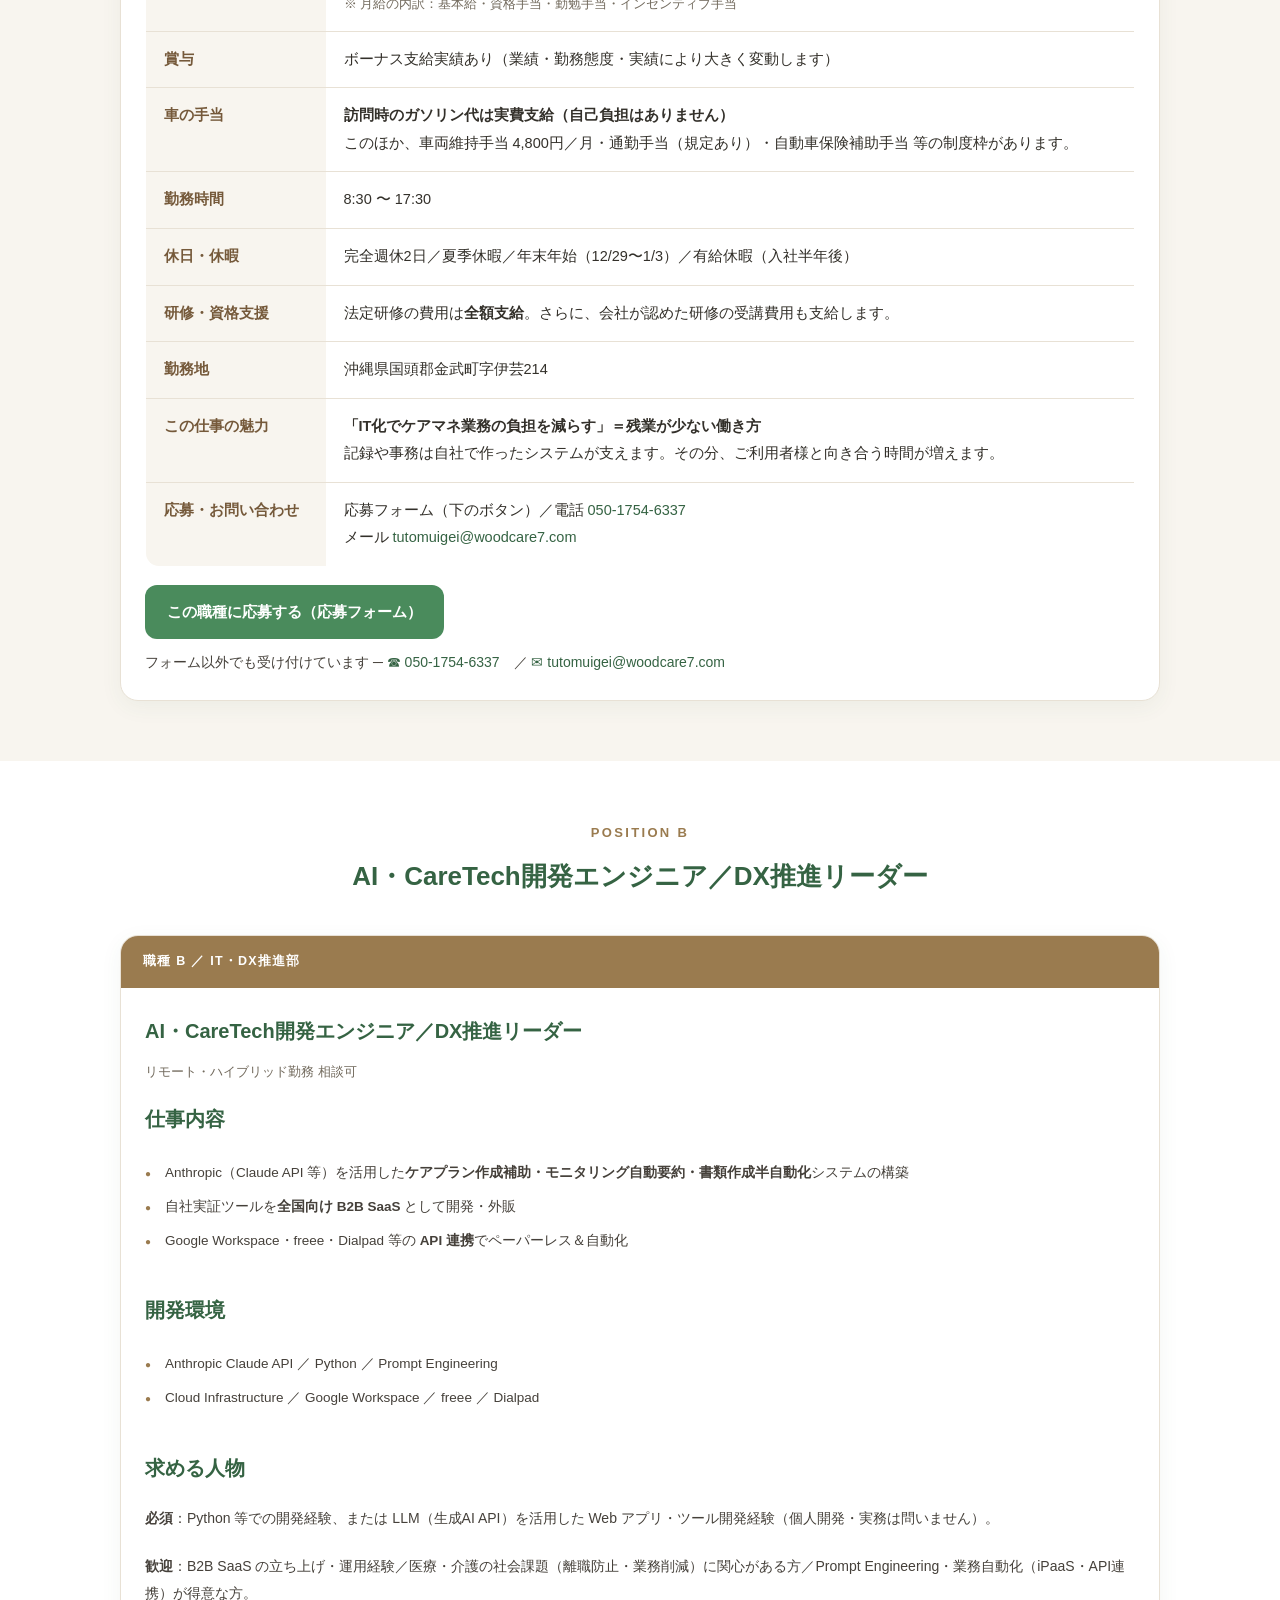
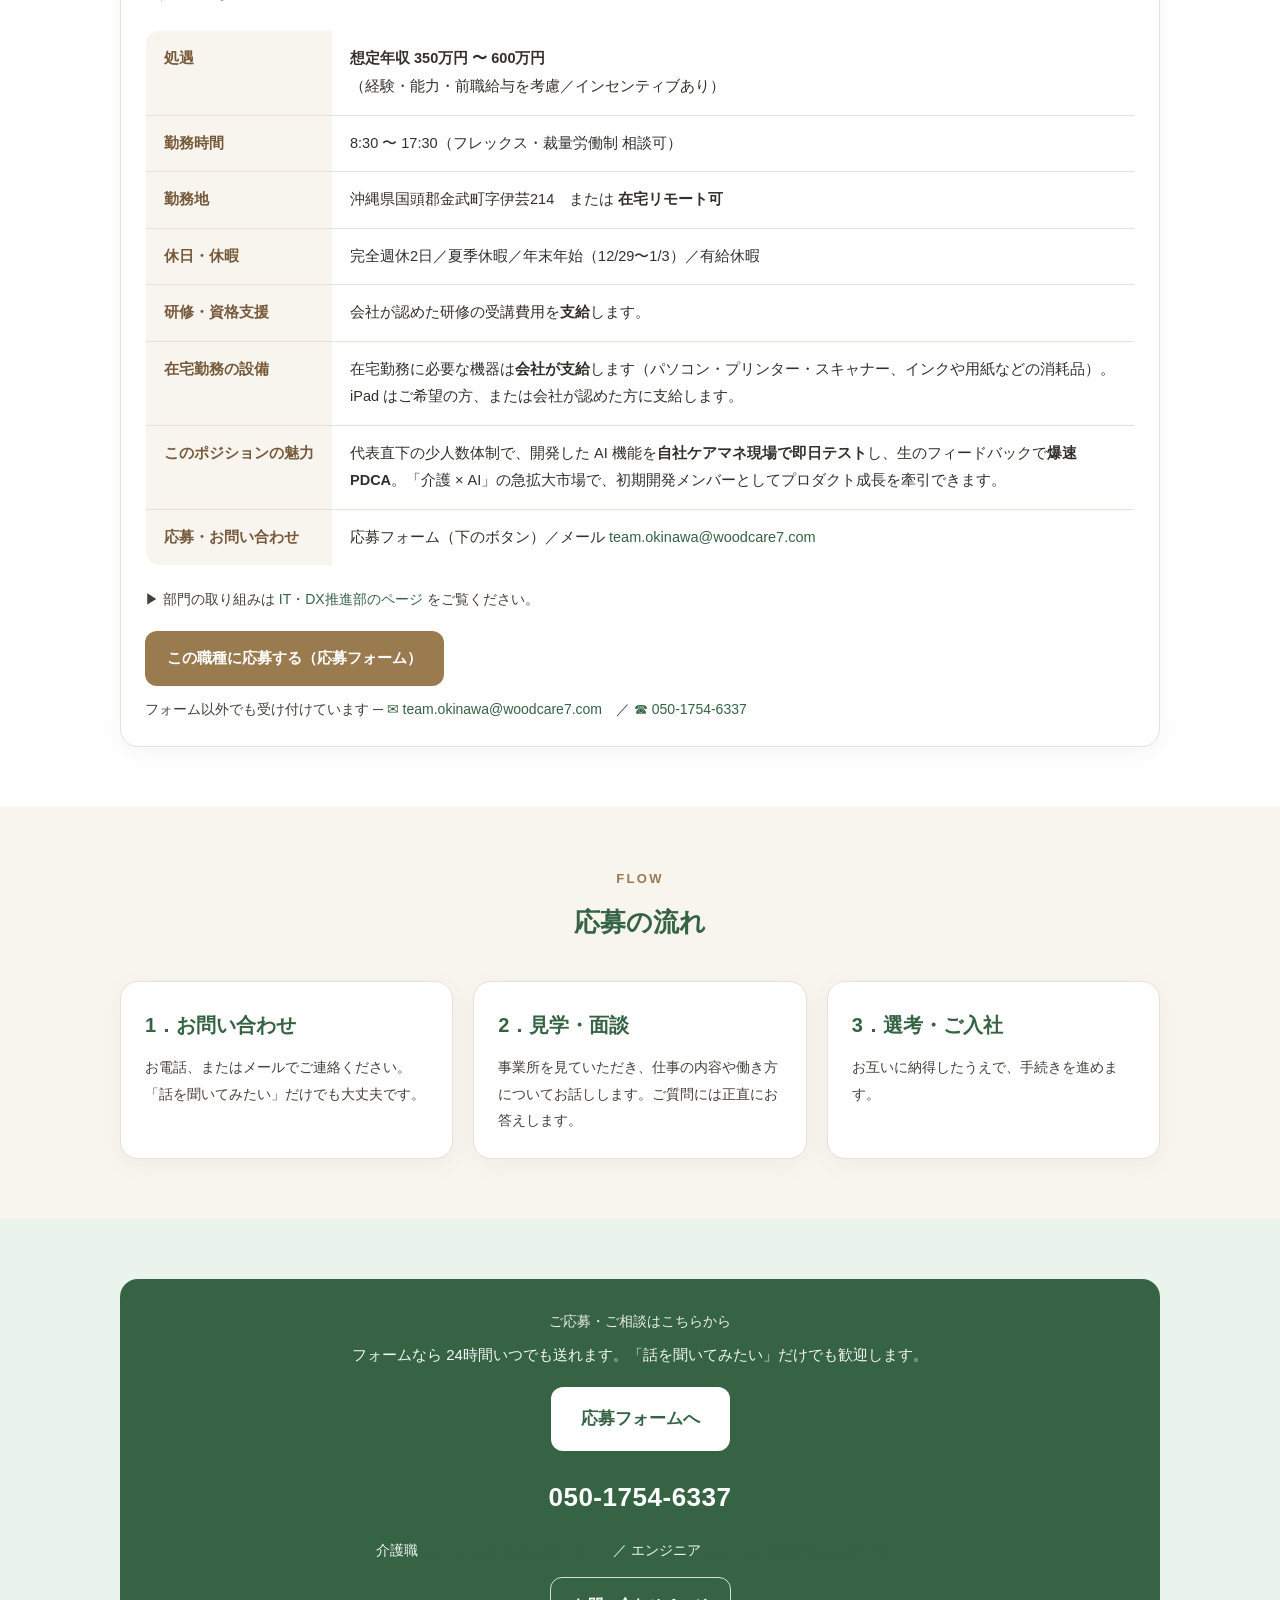
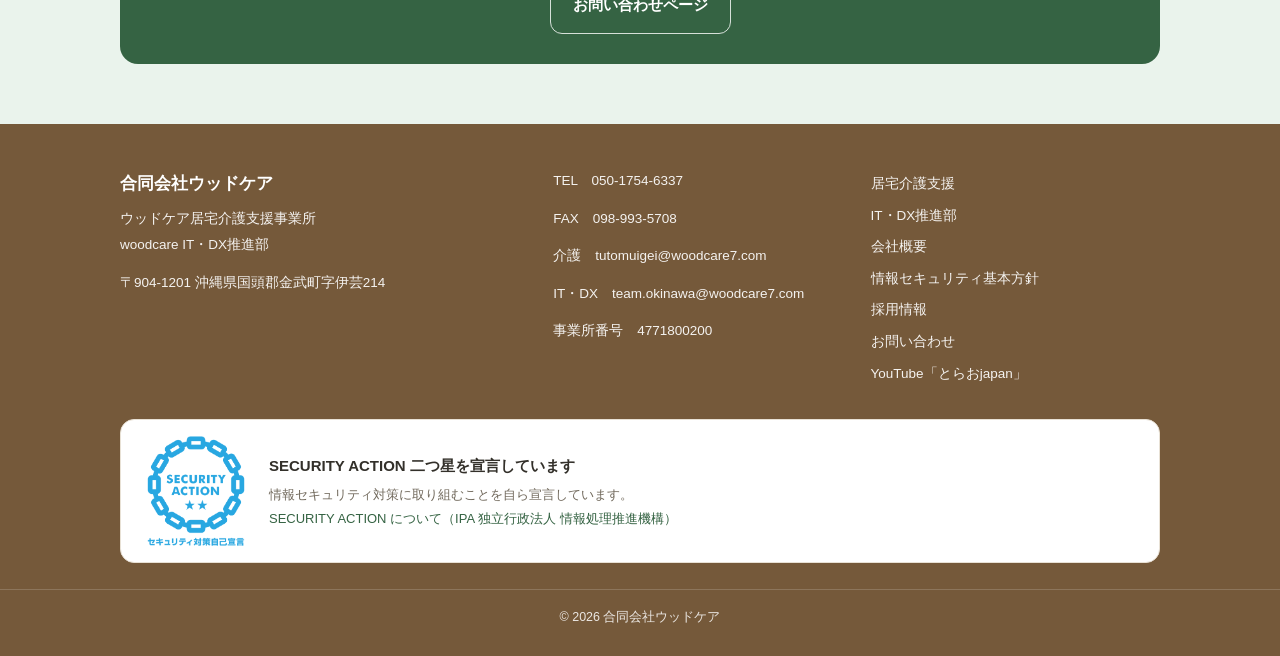
<file: recruit.html>
<!DOCTYPE html>
<html lang="ja">
<head>
<meta charset="UTF-8">
<meta name="viewport" content="width=device-width, initial-scale=1.0">
<title>採用情報｜合同会社ウッドケア（沖縄県金武町／ケアマネジャー・IT）</title>
<meta name="description" content="沖縄県金武町の合同会社ウッドケアの採用情報。介護支援専門員／主任介護支援専門員（想定年収 約260万〜500万円超）と、AI・CareTech開発エンジニア／DX推進リーダー（想定年収350万〜600万円・リモート相談可）を募集しています。">
<link rel="canonical" href="https://tutomuigei-blip.github.io/woodcare-site/recruit.html">
<meta property="og:type" content="article">
<meta property="og:site_name" content="合同会社ウッドケア">
<meta property="og:locale" content="ja_JP">
<meta property="og:title" content="採用情報｜合同会社ウッドケア（沖縄県金武町／ケアマネジャー・IT）">
<meta property="og:description" content="沖縄県金武町の合同会社ウッドケアの採用情報。介護支援専門員／主任介護支援専門員（想定年収 約260万〜500万円超）と、AI・CareTech開発エンジニア／DX推進リーダー（想定年収350万〜600万円・リモート相談可）を募集しています。">
<meta property="og:url" content="https://tutomuigei-blip.github.io/woodcare-site/recruit.html">
<meta property="og:image" content="https://tutomuigei-blip.github.io/woodcare-site/images/team.jpg">
<meta property="og:image:width" content="800">
<meta property="og:image:height" content="498">
<meta property="og:image:alt" content="合同会社ウッドケアのスタッフ（沖縄県金武町）">
<meta name="twitter:card" content="summary_large_image">
<meta name="twitter:title" content="採用情報｜合同会社ウッドケア（沖縄県金武町／ケアマネジャー・IT）">
<meta name="twitter:description" content="沖縄県金武町の合同会社ウッドケアの採用情報。介護支援専門員／主任介護支援専門員（想定年収 約260万〜500万円超）と、AI・CareTech開発エンジニア／DX推進リーダー（想定年収350万〜600万円・リモート相談可）を募集しています。">
<meta name="twitter:image" content="https://tutomuigei-blip.github.io/woodcare-site/images/team.jpg">
<link rel="stylesheet" href="style.css">
<link rel="icon" href="images/logo.svg" type="image/svg+xml">
</head>
<body>

<header>
  <div class="wrap nav">
    <a class="brand" href="index.html">
      <img class="logo" src="images/logo.svg" alt="" width="38" height="38">
      <span>合同会社ウッドケア<small>WOODCARE LLC ／ 沖縄県金武町</small></span>
    </a>
    <ul>
      <li><a href="index.html">ホーム</a></li>
      <li><a href="kaigo.html">居宅介護支援</a></li>
      <li><a href="dx.html">IT・DX推進部</a></li>
      <li><a href="company.html">会社概要</a></li>
      <li><a href="recruit.html" aria-current="page">採用</a></li>
      <li><a href="contact.html">お問い合わせ</a></li>
    </ul>
    <a class="tel" href="tel:05017546337">☎ 050-1754-6337</a>
  </div>
</header>

<div class="pagehead">
  <div class="wrap">
    <div class="t">RECRUIT</div>
    <h1>一緒に、地域の暮らしを支えませんか</h1>
    <p>介護の現場と、それを支える仕組み。その両方が同じ場所にあるのが、ウッドケアです。2つの職種で仲間を募集しています。</p>
  </div>
</div>
<div class="crumb"><div class="wrap"><a href="index.html">ホーム</a> ／ 採用情報</div></div>

<section>
  <div class="wrap">
    <div class="split rev">
      <div>
        <h2 class="plain">ウッドケアで働くということ</h2>
        <p>私たちは、少人数だからこそ一人ひとりの声が届く会社です。困ったときに相談できる先輩がいて、記録や事務の負担は自分たちで作った仕組みが減らしてくれます。</p>
        <p>「介護の質を上げたい」「仕事のやり方そのものを良くしたい」——その両方に手をつけられるのが、ウッドケアの面白さだと思っています。見学・ご相談だけでも歓迎します。</p>
      </div>
      <div>
        <div class="pic"><img src="images/team.jpg" alt="ウッドケアのスタッフ集合写真" width="800" height="498"></div>
      </div>
    </div>
    <div class="cards4 cards-flow" style="margin-top:34px">
      <div class="stat"><div class="n">主任 5名</div><div class="l">相談できる先輩がいます</div></div>
      <div class="stat"><div class="n">6名体制</div><div class="l">チームで支えます</div></div>
      <div class="stat"><div class="n">DX内製</div><div class="l">事務の負担を減らす仕組み</div></div>
      <div class="stat"><div class="n">残業少</div><div class="l">IT化で負担を減らす働き方</div></div>
      <div class="stat"><div class="n">テレワーク推奨</div><div class="l">完全テレワーク対応システム完備</div></div>
      <div class="stat"><div class="n">豊富な支給品</div><div class="l">PC・iPad など、必要な機器を貸与</div></div>
      <div class="stat"><div class="n">AI活用</div><div class="l">最新のAIテクノロジーで業務を効率化</div></div>
    </div>
  </div>
</section>

<section class="band">
  <div class="wrap">
    <div class="sec-head">
      <div class="sec-t">POSITION A</div>
      <h2 class="sec-h">介護支援専門員／主任介護支援専門員</h2>
    </div>

    <div class="card care" id="care">
      <div class="top">職種 A ／ 居宅介護支援事業所</div>
      <div class="body">
        <h3>介護支援専門員／主任介護支援専門員</h3>
        <div class="sub">経験者優遇・ブランク歓迎</div>
        <p>ご利用者様・ご家族に寄り添い、ケアプランの作成からサービスの調整、給付管理までを担当していただきます。主任介護支援専門員が5名在籍しているので、相談しながら進められます。</p>
        <table class="table" style="margin-top:14px">
          <tr><th>給与</th><td>
            <strong>想定年収 約260万円 〜 500万円超</strong><br>
            月給 215,800円 〜 322,800円 ＋ 各種手当がベースです。<br>
            担当件数に応じたインセンティブや実績により、<strong>年収500万円超も可能</strong>です。<br>
            <span class="note" style="display:block;margin-top:8px">※ 月給の内訳：基本給・資格手当・勤勉手当・インセンティブ手当</span>
          </td></tr>
          <tr><th>賞与</th><td>ボーナス支給実績あり（業績・勤務態度・実績により大きく変動します）</td></tr>
          <tr><th>車の手当</th><td>
            <strong>訪問時のガソリン代は実費支給（自己負担はありません）</strong><br>
            このほか、車両維持手当 4,800円／月・通勤手当（規定あり）・自動車保険補助手当 等の制度枠があります。
          </td></tr>
          <tr><th>勤務時間</th><td>8:30 〜 17:30</td></tr>
          <tr><th>休日・休暇</th><td>完全週休2日／夏季休暇／年末年始（12/29〜1/3）／有給休暇（入社半年後）</td></tr>
          <tr><th>研修・資格支援</th><td>法定研修の費用は<strong>全額支給</strong>。さらに、会社が認めた研修の受講費用も支給します。</td></tr>
          <tr><th>勤務地</th><td>沖縄県国頭郡金武町字伊芸214</td></tr>
          <tr><th>この仕事の魅力</th><td><strong>「IT化でケアマネ業務の負担を減らす」＝残業が少ない働き方</strong><br>記録や事務は自社で作ったシステムが支えます。その分、ご利用者様と向き合う時間が増えます。</td></tr>
          <tr><th>応募・お問い合わせ</th><td>
            応募フォーム（下のボタン）／電話 <a href="tel:05017546337">050-1754-6337</a><br>
            メール <a href="mailto:tutomuigei@woodcare7.com">tutomuigei@woodcare7.com</a>
          </td></tr>
        </table>
        <div class="more">
          <a class="btn btn-g" href="https://docs.google.com/forms/d/e/1FAIpQLSf3naxjxUxoe6DHbR29WfPaiukGHe8cfIrrMS2taHah0WXE-A/viewform" target="_blank" rel="noopener">この職種に応募する（応募フォーム）</a>
          <p class="note" style="margin-top:10px">
            フォーム以外でも受け付けています ─
            <a href="tel:05017546337">☎ 050-1754-6337</a>　／
            <a href="mailto:tutomuigei@woodcare7.com">✉ tutomuigei@woodcare7.com</a>
          </p>
        </div>
      </div>
    </div>
  </div>
</section>

<section>
  <div class="wrap">
    <div class="sec-head">
      <div class="sec-t">POSITION B</div>
      <h2 class="sec-h">AI・CareTech開発エンジニア／DX推進リーダー</h2>
    </div>

    <div class="card dx" id="it">
      <div class="top">職種 B ／ IT・DX推進部</div>
      <div class="body">
        <h3>AI・CareTech開発エンジニア／DX推進リーダー</h3>
        <div class="sub">リモート・ハイブリッド勤務 相談可</div>

        <h3 class="plain" style="margin-top:6px">仕事内容</h3>
        <ul>
          <li>Anthropic（Claude API 等）を活用した<strong>ケアプラン作成補助・モニタリング自動要約・書類作成半自動化</strong>システムの構築</li>
          <li>自社実証ツールを<strong>全国向け B2B SaaS</strong> として開発・外販</li>
          <li>Google Workspace・freee・Dialpad 等の <strong>API 連携</strong>でペーパーレス＆自動化</li>
        </ul>

        <h3 class="plain">開発環境</h3>
        <ul>
          <li>Anthropic Claude API ／ Python ／ Prompt Engineering</li>
          <li>Cloud Infrastructure ／ Google Workspace ／ freee ／ Dialpad</li>
        </ul>

        <h3 class="plain">求める人物</h3>
        <p><strong>必須</strong>：Python 等での開発経験、または LLM（生成AI API）を活用した Web アプリ・ツール開発経験（個人開発・実務は問いません）。</p>
        <p><strong>歓迎</strong>：B2B SaaS の立ち上げ・運用経験／医療・介護の社会課題（離職防止・業務削減）に関心がある方／Prompt Engineering・業務自動化（iPaaS・API連携）が得意な方。</p>

        <table class="table" style="margin-top:14px">
          <tr><th>処遇</th><td><strong>想定年収 350万円 〜 600万円</strong><br>（経験・能力・前職給与を考慮／インセンティブあり）</td></tr>
          <tr><th>勤務時間</th><td>8:30 〜 17:30（フレックス・裁量労働制 相談可）</td></tr>
          <tr><th>勤務地</th><td>沖縄県国頭郡金武町字伊芸214　または <strong>在宅リモート可</strong></td></tr>
          <tr><th>休日・休暇</th><td>完全週休2日／夏季休暇／年末年始（12/29〜1/3）／有給休暇</td></tr>
          <tr><th>研修・資格支援</th><td>会社が認めた研修の受講費用を<strong>支給</strong>します。</td></tr>
          <tr><th>在宅勤務の設備</th><td>在宅勤務に必要な機器は<strong>会社が支給</strong>します（パソコン・プリンター・スキャナー、インクや用紙などの消耗品）。<br>iPad はご希望の方、または会社が認めた方に支給します。</td></tr>
          <tr><th>このポジションの魅力</th><td>代表直下の少人数体制で、開発した AI 機能を<strong>自社ケアマネ現場で即日テスト</strong>し、生のフィードバックで<strong>爆速 PDCA</strong>。「介護 × AI」の急拡大市場で、初期開発メンバーとしてプロダクト成長を牽引できます。</td></tr>
          <tr><th>応募・お問い合わせ</th><td>
            応募フォーム（下のボタン）／メール <a href="mailto:team.okinawa@woodcare7.com">team.okinawa@woodcare7.com</a>
          </td></tr>
        </table>

        <p class="note">▶ 部門の取り組みは <a href="dx.html">IT・DX推進部のページ</a> をご覧ください。</p>
        <div class="more">
          <a class="btn btn-b" href="https://docs.google.com/forms/d/e/1FAIpQLSf3naxjxUxoe6DHbR29WfPaiukGHe8cfIrrMS2taHah0WXE-A/viewform" target="_blank" rel="noopener">この職種に応募する（応募フォーム）</a>
          <p class="note" style="margin-top:10px">
            フォーム以外でも受け付けています ─
            <a href="mailto:team.okinawa@woodcare7.com">✉ team.okinawa@woodcare7.com</a>　／
            <a href="tel:05017546337">☎ 050-1754-6337</a>
          </p>
        </div>
      </div>
    </div>
  </div>
</section>

<section class="band">
  <div class="wrap">
    <div class="sec-head">
      <div class="sec-t">FLOW</div>
      <h2 class="sec-h">応募の流れ</h2>
    </div>
    <div class="cards3">
      <div class="card care"><div class="body">
        <h3>1．お問い合わせ</h3>
        <p>お電話、またはメールでご連絡ください。「話を聞いてみたい」だけでも大丈夫です。</p>
      </div></div>
      <div class="card care"><div class="body">
        <h3>2．見学・面談</h3>
        <p>事業所を見ていただき、仕事の内容や働き方についてお話しします。ご質問には正直にお答えします。</p>
      </div></div>
      <div class="card care"><div class="body">
        <h3>3．選考・ご入社</h3>
        <p>お互いに納得したうえで、手続きを進めます。</p>
      </div></div>
    </div>
  </div>
</section>

<section class="band-g">
  <div class="wrap">
    <div class="contactbox">
      <div class="lbl">ご応募・ご相談はこちらから</div>
      <p style="font-size:15px;opacity:.95;margin:6px 0 18px">
        フォームなら 24時間いつでも送れます。「話を聞いてみたい」だけでも歓迎します。
      </p>
      <a class="btn btn-w" style="font-size:17px;padding:16px 30px"
         href="https://docs.google.com/forms/d/e/1FAIpQLSf3naxjxUxoe6DHbR29WfPaiukGHe8cfIrrMS2taHah0WXE-A/viewform"
         target="_blank" rel="noopener">応募フォームへ</a>
      <div class="num" style="font-size:26px;margin-top:22px"><a href="tel:05017546337">050-1754-6337</a></div>
      <p style="font-size:14px;opacity:.95;margin-bottom:14px">
        介護職 <a href="mailto:tutomuigei@woodcare7.com">tutomuigei@woodcare7.com</a>　／
        エンジニア <a href="mailto:team.okinawa@woodcare7.com">team.okinawa@woodcare7.com</a>
      </p>
      <a class="btn btn-o" href="contact.html">お問い合わせページ</a>
    </div>
  </div>
</section>

<footer>
  <div class="wrap foot">
    <div>
      <div class="fname">合同会社ウッドケア</div>
      <p>ウッドケア居宅介護支援事業所<br>woodcare IT・DX推進部</p>
      <p>〒904-1201 沖縄県国頭郡金武町字伊芸214</p>
    </div>
    <div>
      <p>TEL　<a href="tel:05017546337">050-1754-6337</a></p>
      <p>FAX　098-993-5708</p>
      <p>介護　<a href="mailto:tutomuigei@woodcare7.com">tutomuigei@woodcare7.com</a></p>
      <p>IT・DX　<a href="mailto:team.okinawa@woodcare7.com">team.okinawa@woodcare7.com</a></p>
      <p>事業所番号　4771800200</p>
    </div>
    <div>
      <ul>
        <li><a href="kaigo.html">居宅介護支援</a></li>
        <li><a href="dx.html">IT・DX推進部</a></li>
        <li><a href="company.html">会社概要</a></li>
        <li><a href="company.html#security">情報セキュリティ基本方針</a></li>
        <li><a href="recruit.html">採用情報</a></li>
        <li><a href="contact.html">お問い合わせ</a></li>
        <li><a href="https://www.youtube.com/@toraojapan6260" target="_blank" rel="noopener">YouTube「とらおjapan」</a></li>
      </ul>
    </div>
  </div>
  <div class="wrap sa-foot">
    <div class="sa">
      <img src="images/security-action-2star.png"
           alt="SECURITY ACTION 二つ星（セキュリティ対策自己宣言）"
           width="1378" height="1378" loading="lazy">
      <div>
        <div class="t">SECURITY ACTION 二つ星を宣言しています</div>
        <div class="d">
          情報セキュリティ対策に取り組むことを自ら宣言しています。<br>
          <a href="https://www.ipa.go.jp/security/security-action/" target="_blank" rel="noopener">SECURITY ACTION について（IPA 独立行政法人 情報処理推進機構）</a>
        </div>
      </div>
    </div>
  </div>
  <div class="copy">© 2026 合同会社ウッドケア</div>
</footer>

</body>
</html>
</file>
<file: style.css>
@charset "UTF-8";
/* ============================================================
   合同会社ウッドケア コーポレートサイト 共通スタイル
   茶（木）＋緑（葉）／温かい × 先進的／スマホ対応
   色は下書き（woodcare_home.html）の値をそのまま引き継いでいる。
   **色の定義はこの1か所だけ。** 各ページで色コードを書かない。
   ============================================================ */

:root{
  --green:#4a8b5c; --green-d:#356343; --green-l:#eaf3ec;
  --brown:#9a7b4f; --brown-d:#75593a; --brown-l:#f4efe6;
  --cream:#f8f5ef; --ink:#33302a; --muted:#726a5d; --line:#e8e1d5;
  --warn:#8a4b00; --warn-l:#fff4e3;
  --wrap:1080px;
}

*{box-sizing:border-box;margin:0;padding:0}
html{scroll-behavior:smooth}
body{
  font-family:"Hiragino Kaku Gothic ProN","Yu Gothic","Meiryo",sans-serif;
  color:var(--ink);background:#fff;line-height:1.9;
  -webkit-font-smoothing:antialiased;
}
a{color:var(--green-d);text-decoration:none}
a:hover{text-decoration:underline}
img{max-width:100%;height:auto;display:block}
.wrap{max-width:var(--wrap);margin:0 auto;padding:0 20px}
.sr-only{position:absolute;width:1px;height:1px;overflow:hidden;clip:rect(0 0 0 0);white-space:nowrap}

/* ---------------- ヘッダー（全ページ共通） ---------------- */
header{
  position:sticky;top:0;z-index:50;background:rgba(255,255,255,.95);
  backdrop-filter:blur(8px);border-bottom:1px solid var(--line);
}
.nav{display:flex;align-items:center;justify-content:space-between;gap:16px;min-height:70px;flex-wrap:wrap}
.brand{display:flex;align-items:center;gap:11px;font-weight:800;color:var(--green-d);font-size:19px}
.brand:hover{text-decoration:none}
.brand small{display:block;font-size:11px;color:var(--muted);font-weight:600;letter-spacing:.04em}
.brand .logo{width:38px;height:38px;flex:0 0 38px}
.nav ul{display:flex;gap:18px;list-style:none;align-items:center;flex-wrap:wrap}
.nav ul a{color:var(--ink);font-weight:600;font-size:13.5px;padding:6px 2px;display:inline-block}
.nav ul a:hover{color:var(--green);text-decoration:none}
/* いま開いているページを強調する */
.nav ul a[aria-current="page"]{
  color:var(--green-d);border-bottom:2.5px solid var(--green);
}
.nav .tel{background:var(--green);color:#fff!important;padding:9px 16px;border-radius:999px;font-size:13px}
.nav .tel:hover{background:var(--green-d);text-decoration:none}
@media(max-width:860px){
  .nav{min-height:auto;padding:12px 0}
  .nav ul{gap:12px;font-size:13px;width:100%;order:3}
  .nav ul a{font-size:13px}
}

/* ---------------- ページ見出し（下層ページ） ---------------- */
.pagehead{background:linear-gradient(160deg,var(--green) 0%,var(--green-d) 100%);color:#fff;position:relative;overflow:hidden}
.pagehead:before{content:"";position:absolute;inset:0;background:radial-gradient(circle at 85% 120%,rgba(154,123,79,.4),transparent 55%)}
.pagehead .wrap{position:relative;padding:46px 20px 50px}
.pagehead .t{font-size:12.5px;font-weight:800;letter-spacing:.18em;opacity:.9}
.pagehead h1{font-size:29px;font-weight:800;margin-top:6px;line-height:1.5}
.pagehead p{margin-top:12px;font-size:15px;opacity:.95;max-width:760px}
@media(max-width:860px){.pagehead h1{font-size:23px}}

/* パンくず */
.crumb{background:var(--cream);border-bottom:1px solid var(--line);font-size:12.5px;color:var(--muted)}
.crumb .wrap{padding:10px 20px}

/* ---------------- ヒーロー（ホームのみ） ---------------- */
.hero{position:relative;background:linear-gradient(160deg,var(--green) 0%,var(--green-d) 100%);color:#fff;overflow:hidden}
.hero:before{content:"";position:absolute;inset:0;background:radial-gradient(circle at 82% 118%,rgba(154,123,79,.4),transparent 55%)}
.hero .wrap{position:relative;display:grid;grid-template-columns:1.05fr .95fr;gap:36px;align-items:center;padding:60px 20px 66px}
.hero .badge{display:inline-block;background:rgba(255,255,255,.16);border:1px solid rgba(255,255,255,.32);border-radius:999px;padding:6px 15px;font-size:12.5px;font-weight:700;margin-bottom:18px}
.hero h1{font-size:32px;line-height:1.55;font-weight:800;margin-bottom:16px}
.hero h1 small{display:block;font-size:15.5px;font-weight:600;opacity:.92;margin-top:12px}
.hero p{font-size:15px;opacity:.95;margin-bottom:24px}
.hero .cta{display:flex;gap:12px;flex-wrap:wrap}
.hero .photo{min-height:280px;background:rgba(255,255,255,.1);border-color:rgba(255,255,255,.5);color:#fff}
@media(max-width:860px){
  .hero .wrap{grid-template-columns:1fr;padding:44px 20px 50px}
  .hero h1{font-size:25px}
}

/* ---------------- ボタン ---------------- */
.btn{display:inline-flex;align-items:center;gap:7px;padding:13px 22px;border-radius:12px;font-weight:700;font-size:15px}
.btn:hover{text-decoration:none}
.btn-w{background:#fff;color:var(--green-d)}.btn-w:hover{background:#eef6ef}
.btn-o{border:1.5px solid rgba(255,255,255,.8);color:#fff}.btn-o:hover{background:rgba(255,255,255,.12)}
.btn-g{background:var(--green);color:#fff}.btn-g:hover{background:var(--green-d)}
.btn-b{background:var(--brown);color:#fff}.btn-b:hover{background:var(--brown-d)}
.btn-line{border:1.5px solid var(--green);color:var(--green-d);background:#fff}
.btn-line:hover{background:var(--green-l)}

/* ---------------- セクション ---------------- */
section{padding:60px 0}
.band{background:var(--cream)}
.band-g{background:var(--green-l)}
.band-b{background:var(--brown-l)}
.sec-head{text-align:center;margin-bottom:34px}
.sec-t{font-size:13px;font-weight:800;color:var(--brown);letter-spacing:.18em}
.sec-h{font-size:26px;font-weight:800;color:var(--green-d);margin-top:6px}
.lead{font-size:15.5px;color:#45403a;max-width:800px;margin:0 auto;text-align:center}
h2.plain{font-size:21px;color:var(--green-d);margin:34px 0 12px;font-weight:800}
h3.plain{font-size:17px;color:var(--brown-d);margin:24px 0 8px;font-weight:800}
p+p{margin-top:12px}
@media(max-width:860px){.sec-h{font-size:21px}section{padding:44px 0}}

/* ---------------- 写真 ---------------- */
.pic{border-radius:16px;overflow:hidden;box-shadow:0 6px 22px rgba(53,99,67,.10);background:var(--cream)}
.pic img{width:100%;height:100%;object-fit:cover;display:block}
.pic.tall img{aspect-ratio:4/5}
.pic.wide img{aspect-ratio:16/9}
.hero .pic{box-shadow:0 10px 34px rgba(0,0,0,.22)}
.cap{font-size:12.5px;color:var(--muted);margin-top:8px}

/* ギャラリー */
.gallery{display:grid;grid-template-columns:repeat(3,1fr);gap:16px}
@media(max-width:860px){.gallery{grid-template-columns:1fr 1fr}}
.gallery figure{margin:0}
.gallery .pic img{aspect-ratio:4/3}
.gallery figcaption{font-size:12.5px;color:var(--muted);margin-top:6px;text-align:center}

/* 採用の帯（ホームの上段。求人が目立つように） */
.recruit-band{
  background:linear-gradient(100deg,var(--brown) 0%,var(--brown-d) 100%);
  color:#fff;padding:26px 0;
}
.recruit-band .inner{
  display:flex;align-items:center;justify-content:space-between;gap:22px;flex-wrap:wrap;
}
.recruit-band .t{font-size:12.5px;font-weight:800;letter-spacing:.16em;opacity:.92}
.recruit-band h2{font-size:22px;font-weight:800;margin:4px 0 6px;line-height:1.5}
.recruit-band p{font-size:14.5px;opacity:.95}
.recruit-band .jobs{display:flex;gap:10px;flex-wrap:wrap;margin-top:10px}
.recruit-band .job{
  background:rgba(255,255,255,.16);border:1px solid rgba(255,255,255,.34);
  border-radius:999px;padding:5px 14px;font-size:13px;font-weight:700;
}
@media(max-width:860px){
  .recruit-band .inner{flex-direction:column;align-items:flex-start}
  .recruit-band h2{font-size:19px}
}

/* 動くタイル（音なし・自動再生の短い動画） */
.movie{
  border-radius:16px;overflow:hidden;background:var(--cream);
  box-shadow:0 6px 22px rgba(53,99,67,.10);line-height:0;position:relative;
}
.movie video,.movie img{width:100%;height:auto;display:block}
/* 動きを減らす設定の方には、静止画のように見せる */
@media (prefers-reduced-motion: reduce){
  .movie video{display:none}
  .movie .fallback{display:block}
}
.movie .fallback{display:none}

/* 地図の埋め込み（スマホでも崩れないように枠で包む） */
.mapbox{
  position:relative;width:100%;border-radius:14px;overflow:hidden;
  border:1px solid var(--line);box-shadow:0 6px 22px rgba(53,99,67,.08);
  background:var(--cream);line-height:0;
}
.mapbox iframe{width:100%;height:360px;border:0;display:block}
@media(max-width:640px){.mapbox iframe{height:280px}}

/* 相談チャネルのカード */
.ch{display:grid;grid-template-columns:repeat(2,1fr);gap:20px;align-items:stretch}
@media(max-width:640px){.ch{grid-template-columns:1fr}}
.ch .card .body{gap:12px}
.ch .big{font-size:22px;font-weight:800;color:var(--green-d);letter-spacing:.01em;word-break:break-all}
.ch .big a{color:var(--green-d)}
@media(max-width:640px){.ch .big{font-size:18px}}

/* LINEのカード（QRコードはパソコンでご覧の方向け／ボタンはスマホの方向け） */
.ch .qr{margin-top:4px;text-align:center}
.ch .qr img{
  width:200px;height:200px;max-width:100%;display:inline-block;
  border:1px solid var(--line);border-radius:12px;background:#fff;
}
.ch .qr .note{margin-top:8px}
/* スマホは自分の画面のQRを読めないので、ボタンを大きく・QRは小さめに */
@media(max-width:640px){
  .ch .line-btn{width:100%;justify-content:center;font-size:16px;padding:15px 22px}
  .ch .qr img{width:132px;height:132px}
  .ch .qr .note{font-size:12px}
}

/* YouTube */
.tube{display:grid;grid-template-columns:1fr 1.1fr;gap:28px;align-items:center}
@media(max-width:860px){.tube{grid-template-columns:1fr}}
.tube .box{background:#fff;border:1px solid var(--line);border-radius:18px;padding:26px}
.tube h3{font-size:20px;color:var(--green-d);margin-bottom:8px}
.tube p{font-size:14.5px;color:#45403a;margin-bottom:14px}

/* ---------------- 写真の枠（写真が入るまでの置き場所） ---------------- */
.photo{
  background:repeating-linear-gradient(45deg,#f2ede3,#f2ede3 12px,#efe9dd 12px,#efe9dd 24px);
  border:2px dashed var(--brown);border-radius:16px;
  display:flex;flex-direction:column;align-items:center;justify-content:center;
  color:var(--brown-d);font-size:14px;font-weight:600;min-height:200px;gap:6px;
  text-align:center;padding:16px;
}
.photo .em{font-size:30px}

/* ---------------- カード類 ---------------- */
.cards2{display:grid;grid-template-columns:1fr 1fr;gap:22px}
.cards3{display:grid;grid-template-columns:repeat(3,1fr);gap:20px}
.cards4{display:grid;grid-template-columns:repeat(4,1fr);gap:16px}
@media(max-width:860px){.cards2,.cards3{grid-template-columns:1fr}.cards4{grid-template-columns:1fr 1fr}}

/* 枚数が4枚を超えても自動で折り返して整列する版（採用ページの強みカード）
   PC=4列／タブレット=2列／スマホ=1列。最終行は中央そろえ。 */
.cards4.cards-flow{display:flex;flex-wrap:wrap;justify-content:center}
.cards4.cards-flow>*{flex:0 1 calc(25% - 12px)}
.cards4.cards-flow .l{text-wrap:balance}   /* 折り返しが1文字だけ余るのを防ぐ（文字サイズ・色・余白は変えない） */
@media(max-width:860px){.cards4.cards-flow>*{flex:0 1 calc(50% - 8px)}}
@media(max-width:640px){.cards4.cards-flow>*{flex:1 1 100%}}

.card{background:#fff;border:1px solid var(--line);border-radius:18px;overflow:hidden;box-shadow:0 6px 22px rgba(53,99,67,.06);display:flex;flex-direction:column}
.card .top{padding:14px 22px;font-size:12.5px;font-weight:800;letter-spacing:.1em;color:#fff}
.card.care .top{background:var(--green)}
.card.dx .top{background:var(--brown)}
.card .body{padding:24px;display:flex;flex-direction:column;gap:10px;flex:1}
.card h3{font-size:20px;color:var(--green-d)}
.card .sub{font-size:13px;color:var(--muted)}
.card p{font-size:14px;color:#45403a}
.card ul{list-style:none;font-size:13.5px;color:#45403a}
.card li{padding:4px 0 4px 20px;position:relative}
.card li:before{content:"●";color:var(--green);position:absolute;left:0;font-size:10px;top:8px}
.card.dx li:before{color:var(--brown)}
.card .more{margin-top:auto;padding-top:8px}

.stat{background:#fff;border:1px solid var(--line);border-radius:16px;padding:22px;text-align:center}
.stat .n{font-size:26px;font-weight:800;color:var(--green)}
.stat .l{font-size:12.5px;color:var(--muted);margin-top:6px}

.voice{background:#fff;border:1px solid var(--line);border-radius:16px;padding:24px;position:relative}
.voice:before{content:"”";position:absolute;top:6px;right:18px;font-size:56px;color:var(--green-l);font-family:Georgia,serif;line-height:1}
.voice p{font-size:14.5px;color:#45403a;position:relative}
.voice .who{margin-top:10px;font-size:13px;color:var(--muted)}

/* 2カラム（写真＋文章） */
.split{display:grid;grid-template-columns:1fr 1.25fr;gap:36px;align-items:center}
.split.rev{grid-template-columns:1.25fr 1fr}
@media(max-width:860px){.split,.split.rev{grid-template-columns:1fr}}
.split p{font-size:15px;color:#45403a}
.split .sig{text-align:right;color:var(--muted);font-size:14px;margin-top:10px}

/* ---------------- 表（会社概要など） ---------------- */
.table{width:100%;border-collapse:collapse;background:#fff;border:1px solid var(--line);border-radius:14px;overflow:hidden}
.table th,.table td{padding:14px 18px;border-bottom:1px solid var(--line);font-size:14.5px;text-align:left;vertical-align:top}
.table th{background:var(--cream);color:var(--brown-d);font-weight:800;width:180px;white-space:nowrap}
.table tr:last-child th,.table tr:last-child td{border-bottom:0}
@media(max-width:640px){
  .table th,.table td{display:block;width:auto}
  .table th{border-bottom:0;padding-bottom:4px}
  .table td{padding-top:0}
}

/* ---------------- 情報セキュリティ基本方針 ---------------- */
.policy{background:#fff;border:1px solid var(--line);border-radius:16px;padding:28px}
.policy h3{font-size:16px;color:var(--green-d);margin:20px 0 6px;font-weight:800}
.policy h3:first-of-type{margin-top:0}
.policy p,.policy li{font-size:14.5px;color:#45403a}
.policy ul{margin:8px 0 0 20px}
.policy li{padding:3px 0}
.policy .sig{margin-top:22px;text-align:right;color:var(--muted);font-size:13.5px}
@media(max-width:860px){.policy{padding:20px}}

/* ---------------- お知らせ ---------------- */
.news{list-style:none;background:#fff;border:1px solid var(--line);border-radius:14px;overflow:hidden}
.news li{display:flex;gap:18px;padding:14px 20px;border-bottom:1px solid var(--line);font-size:14.5px}
.news li:last-child{border-bottom:0}
.news .d{color:var(--brown);font-weight:700;white-space:nowrap}
@media(max-width:640px){.news li{flex-direction:column;gap:2px}}

/* ---------------- 「これから決めること」の印 ---------------- */
.todo{
  background:var(--warn-l);border:1px dashed var(--warn);border-radius:12px;
  padding:14px 18px;font-size:13.5px;color:var(--warn);margin-top:14px;
}
.todo b{color:var(--warn)}
.note{font-size:13px;color:var(--muted);margin-top:10px}

/* ---------------- SECURITY ACTION（セキュリティ対策自己宣言）ロゴ ----------------
   IPA「SECURITY ACTION ロゴマーク使用ガイドライン」(2024.07.01 Ver3.1) を守る。
     ・Web は縦 34px 以上   → ここでは 110px（スマホ 92px）
     ・加工しない           → 色・縦横比・形を変えない。フチや文字を足さない。
                              切らない。薄くしない（opacity・filter を当てない）
     ・背景を透けさせない   → かならず白の無地の板の上に置く（写真・模様の上に置かない）
     ・「セキュリティ対策自己宣言」の文字は画像の一部。文字ごと使う
   画像そのものには一切スタイルを当てず、**縦横だけ**を指定する。
   ------------------------------------------------------------------------ */
.sa{
  display:flex;align-items:center;gap:18px;
  background:#fff;border:1px solid var(--line);border-radius:14px;
  padding:16px 20px;color:var(--ink);
}
.sa img{width:110px;height:110px;flex:0 0 110px}   /* 正方形のまま・34px 以上 */
.sa .t{font-weight:800;font-size:15px;line-height:1.7}
.sa .d{font-size:13px;color:var(--muted);margin-top:5px;line-height:1.8}
.sa .d a{color:var(--green-d)}
@media(max-width:560px){
  .sa{flex-direction:column;text-align:center;gap:12px;padding:18px}
  .sa img{width:92px;height:92px;flex:0 0 92px}
}

/* フッターは地が濃い茶色なので、白い板の上に置いて読みやすさを確保する */
.sa-foot{margin-top:30px}
footer .sa{color:var(--ink)}
footer .sa .t,footer .sa .d{opacity:1}
footer .sa a{color:var(--green-d)}

/* ---------------- 連絡先の箱 ---------------- */
.contactbox{background:var(--green-d);color:#fff;border-radius:18px;padding:30px;text-align:center}
.contactbox .lbl{font-size:13.5px;opacity:.9}
.contactbox .num{font-size:34px;font-weight:800;letter-spacing:.02em;margin:6px 0 14px}
.contactbox .num a{color:#fff}
@media(max-width:640px){.contactbox .num{font-size:26px}}

/* ---------------- フッター（全ページ共通） ---------------- */
footer{background:var(--brown-d);color:#fff;padding:44px 0 26px;margin-top:0}
footer a{color:#fff}
.foot{display:grid;grid-template-columns:1.4fr 1fr 1fr;gap:28px}
@media(max-width:860px){.foot{grid-template-columns:1fr}}
footer .fname{font-weight:800;font-size:17px;margin-bottom:6px}
footer p,footer li{font-size:13.5px;opacity:.92}
footer ul{list-style:none}
footer li{padding:3px 0}
.copy{border-top:1px solid rgba(255,255,255,.2);margin-top:26px;padding-top:16px;text-align:center;font-size:12.5px;opacity:.85}
</file>
